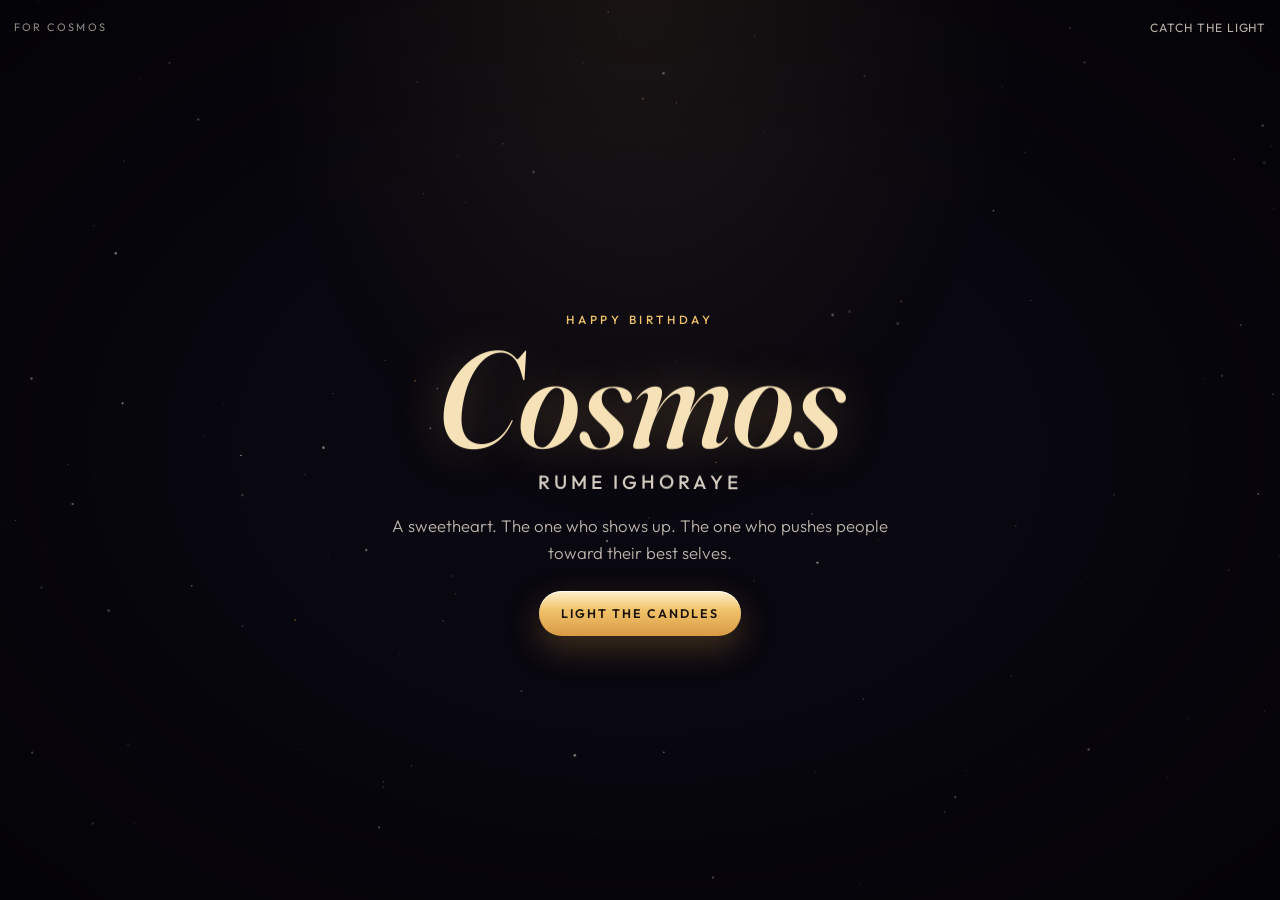
<file: index.html>
<!DOCTYPE html>
<html lang="en">
<head>
  <meta charset="UTF-8" />
  <meta name="viewport" content="width=device-width, initial-scale=1.0, viewport-fit=cover" />
  <meta name="theme-color" content="#09070f" />
  <title>Happy Birthday, Cosmos Rume Ighoraye</title>
  <link rel="preconnect" href="https://fonts.googleapis.com" />
  <link rel="preconnect" href="https://fonts.gstatic.com" crossorigin />
  <link href="https://fonts.googleapis.com/css2?family=Fraunces:ital,opsz,wght@0,9..144,500;0,9..144,620;1,9..144,500;1,9..144,620&family=Outfit:wght@300;400;500;600&display=swap" rel="stylesheet" />
  <link rel="stylesheet" href="styles.css" />
  <script src="song.js"></script>
</head>
<body>
  <canvas id="fx" aria-hidden="true"></canvas>
  <div class="vignette" aria-hidden="true"></div>

  <header id="topbar">
    <p>For Cosmos</p>
    <button id="skip" type="button">Catch the light</button>
  </header>
  <p id="live" class="sr-only" aria-live="polite"></p>

  <section id="scene-intro" class="scene">
    <p class="kicker">Happy birthday</p>
    <h1 aria-label="Cosmos Rume Ighoraye">
      <span class="line line-1" id="line1">Cosmos</span>
      <span class="line line-2" id="line2">Rume Ighoraye</span>
    </h1>
    <p class="dek">A sweetheart. The one who shows up. The one who pushes people toward their best selves.</p>
    <button id="begin" class="gold-btn" type="button">Light the candles</button>
  </section>

  <section id="scene-cake" class="scene" aria-label="Birthday cake">
    <div class="lights" aria-hidden="true">
      <i></i><i></i><i></i><i></i><i></i><i></i><i></i><i></i><i></i><i></i><i></i><i></i>
    </div>

    <div class="balloons" aria-hidden="true">
      <div class="balloon b1"><span>Show up</span></div>
      <div class="balloon b2"><span>Kind</span></div>
      <div class="balloon b3"><span>Steady</span></div>
      <div class="balloon b4"><span>Best</span></div>
    </div>

    <div class="cake-stage">
      <div class="cake">
        <div class="glow"></div>
        <div class="tier top">
          <div class="candles">
            <div class="candle" style="--x: 14%; --h: 78px; --tilt: -6deg"><div class="flame"></div><div class="wax"></div></div>
            <div class="candle" style="--x: 32%; --h: 98px; --tilt: 3deg"><div class="flame"></div><div class="wax"></div></div>
            <div class="candle" style="--x: 50%; --h: 86px; --tilt: -2deg"><div class="flame"></div><div class="wax"></div></div>
            <div class="candle" style="--x: 68%; --h: 108px; --tilt: 4deg"><div class="flame"></div><div class="wax"></div></div>
            <div class="candle" style="--x: 86%; --h: 74px; --tilt: -3deg"><div class="flame"></div><div class="wax"></div></div>
          </div>
          <div class="frost">
            <div class="drips"><span></span><span></span><span></span><span></span><span></span></div>
          </div>
        </div>
        <div class="tier mid">
          <div class="band"></div>
          <div class="sprinkles" aria-hidden="true"></div>
        </div>
        <div class="tier base">
          <div class="band cream"></div>
        </div>
        <div class="plate"></div>
      </div>
    </div>

    <div class="wish-ui">
      <button id="blow" type="button">
        <svg viewBox="0 0 72 72" aria-hidden="true">
          <circle class="ring-bg" cx="36" cy="36" r="30"></circle>
          <circle id="ring" cx="36" cy="36" r="30"></circle>
        </svg>
        <span>Hold to blow</span>
      </button>
      <p class="wish-note">Make a wish, Cosmos.</p>
    </div>

    <div id="wish-done" class="wish-done">
      <p>It’s out there</p>
      <h2>Happy birthday</h2>
    </div>
  </section>

  <section id="scene-letter" class="scene">
    <article class="letter">
      <p class="kicker rise">For the one who shows up</p>
      <h2 class="rise">Cosmos Rume Ighoraye</h2>
      <div class="rule rise"></div>
      <div class="letter-body rise">
        <p>There are people who are simply nice, and then there are people who walk into a room and somehow make everything feel a little lighter. You are one of those people.</p>
        <p>You have this way of showing up for people that is difficult to explain. You check in. You encourage. You push. You notice when someone is not doing their best and somehow find a way to remind them that they are capable of more, without ever making them feel like they are not enough.</p>
        <p>You genuinely want to see people win.</p>
        <p>You celebrate people's growth. You challenge people when they need to be challenged. You give your time, your words, your energy, and sometimes even your patience, because you believe people can become better than where they are right now.</p>
        <p>And somehow, you do all of this while still being you.</p>
        <p>I hope you never underestimate the impact you have had on the people around you. Some of the things you have said may have felt like ordinary conversations to you, but someone else may have carried those words for years. Some encouragement you gave casually may have been exactly what someone needed to keep going.</p>
        <p>But beyond everything I hope you know that you are deeply appreciated.</p>
        <p class="bless">May this new chapter of your life be one that surprises you in the best possible ways.</p>
        <p class="bless">May God go ahead of you into every room you enter, every opportunity you pursue, every decision you make, and every season you step into.</p>
        <p class="bless">May He give you wisdom beyond your years and discernment to know what to accept, what to reject, what to pursue, and what to walk away from.</p>
        <p class="bless">May you never have to force what God has already prepared for you.</p>
        <p class="bless">May the right people find you. May genuine friendships surround you. May you be connected to people who celebrate you without competing with you, correct you without tearing you down, and love you without conditions.</p>
        <p class="bless">May God protect your heart from disappointment that changes the way you love.</p>
        <p class="bless">May He protect your mind from unnecessary worry, comparison, fear, and the pressure to have everything figured out.</p>
        <p class="bless">Whenever you feel uncertain about the future, may you be reminded that your life is not behind schedule.</p>
        <p class="bless">May you never look at someone else's journey and begin to question your own.</p>
        <p class="bless">What is meant for you will find you in God's timing.</p>
        <p class="bless">May every dream you have carried quietly begin to take shape.</p>
        <p class="bless">May the ideas in your heart become realities.</p>
        <p class="bless">May your efforts produce results.</p>
        <p class="bless">May the doors you have been knocking on finally open.</p>
        <p class="bless">And when those doors open, may you have the wisdom to recognize them.</p>
        <p class="bless">May God bless the work of your hands.</p>
        <p class="bless">May He increase you financially, professionally, spiritually, and personally.</p>
        <p class="bless">May you never lack good people, good opportunities, good health, or the resources you need to fulfil your purpose.</p>
        <p class="bless">May there be provision in places where you currently see uncertainty.</p>
        <p class="bless">May there be clarity where there is confusion.</p>
        <p class="bless">May there be peace where there has been anxiety.</p>
        <p class="bless">May there be restoration where there has been disappointment.</p>
        <p class="bless">May there be joy that does not depend on circumstances.</p>
        <p class="bless">May God give you strength for the responsibilities that come with the next level of your life.</p>
        <p>Because we pray that you will not only enter bigger rooms, but that you will have the capacity to thrive in them.</p>
        <p class="bless">May you become everything God created you to be.</p>
        <p class="bless">May your life continue to speak for you even when you are not in the room.</p>
        <p class="bless">May the people you have helped become part of the testimony of your life.</p>
        <p class="bless">May you look back one day and realize that the little things you thought did not matter actually mattered more than you knew.</p>
        <p class="bless">May you have many reasons to laugh.</p>
        <p class="bless">May you have people who genuinely make you happy.</p>
        <p class="bless">May you experience love that feels safe, friendship that feels like home, and family moments that you will remember for years.</p>
        <p class="bless">May God keep you from relationships that drain you and lead you toward relationships that help you grow.</p>
        <p class="bless">May He give you the courage to leave anything that no longer serves His purpose for your life.</p>
        <p class="bless">May you never settle simply because something is available.</p>
        <p class="bless">May you have the patience to wait for what is right.</p>
        <p class="bless">And when you make mistakes, may you have the grace to forgive yourself, learn, grow, and keep moving.</p>
        <p class="bless">May this year bring you closer to God.</p>
        <p class="bless">May your faith become stronger.</p>
        <p class="bless">May your prayers become deeper.</p>
        <p class="bless">May you hear God's direction clearly and have the courage to follow it even when it does not make sense to everyone else.</p>
        <p class="bless">May God keep you humble when things are going well and keep you hopeful when things are difficult.</p>
        <p class="bless">May He preserve you.</p>
        <p class="bless">May He keep you from harm.</p>
        <p class="bless">May He protect you when you travel, when you work, when you rest, and when you are simply going about your everyday life.</p>
        <p class="bless">May His hand remain upon you.</p>
        <p class="bless">May His favour speak for you.</p>
        <p class="bless">May His mercy surround you.</p>
        <p class="bless">May His grace sustain you.</p>
        <p class="bless">And may you live long enough to see the fulfilment of the things you have prayed about, cried about, worked for, and believed for.</p>
        <p>Most importantly, may you never forget that your life is a gift.</p>
        <p>You are here for a reason.</p>
        <p>You are loved.</p>
        <p>You are needed.</p>
        <p>You are making an impact, even in ways you may not see yet.</p>
        <p>And I pray that the years ahead will make that even clearer to you.</p>
        <p class="bless">May this be the beginning of one of the most beautiful seasons of your life.</p>
        <p class="bless">May you have stories you cannot wait to tell.</p>
        <p class="bless">May you have testimonies that leave you speechless.</p>
        <p class="bless">May you have blessings that make you say, <em>“God, I couldn't have planned this better.”</em></p>
        <p>And when you get to those places you've been praying for, I hope you remember everyone who stood with you along the way.</p>
        <p class="birthday-line">Happy birthday, <strong>Cosmos Rume Ighoraye.</strong></p>
        <p class="keep">Keep being the person who shows up.</p>
        <p class="keep">Keep lifting people.</p>
        <p class="keep">Keep laughing.</p>
        <p class="keep">Keep loving.</p>
        <p class="keep">Keep growing.</p>
        <p class="keep">And please, never stop being you.</p>
        <p class="sign">From the people you keep lifting. ♥</p>
      </div>
      <button id="openReel" class="gold-btn rise" type="button">See the pictures</button>
    </article>
  </section>

  <section id="scene-reel" class="scene" aria-label="Pictures and video of Rume">
    <div class="film" id="film" tabindex="0">
      <div class="track" id="track"></div>
    </div>
    <div class="reel-actions">
      <button id="catchLight" class="gold-btn" type="button">Catch the light</button>
      <button id="reelBack" class="text-btn" type="button">Back to the candles</button>
    </div>
  </section>

  <section id="scene-light" class="scene" aria-label="Catch the light">
    <canvas id="playfield"></canvas>
    <div class="light-hud" id="lightHud" hidden>
      <div>
        <span>Good tidings</span>
        <strong id="hudScore">0</strong>
      </div>
      <div>
        <span>Lives</span>
        <strong id="hudLives" aria-label="3 lives"><em></em><em></em><em></em></strong>
      </div>
    </div>
    <div id="lightTitle" class="light-card">
      <p class="kicker">For Rume</p>
      <h2>Catch the light</h2>
      <p>You have 3 lives. Catch as many good tidings as you can. Leave the dark alone.</p>
      <button id="startLight" class="gold-btn" type="button">Play</button>
    </div>
    <div id="lightOver" class="light-card" hidden>
      <p class="kicker">Good tidings</p>
      <p class="light-score" id="overScore">0</p>
      <p>Next is the slice game.</p>
      <button id="goSlice" class="gold-btn" type="button">Slice it</button>
      <button id="replayLight" class="text-btn" type="button">Play again</button>
    </div>
  </section>

  <div id="lightbox" hidden>
    <button id="lightboxClose" type="button" class="text-btn">Close</button>
    <img id="lightboxImg" alt="">
  </div>

  <script src="https://cdn.jsdelivr.net/npm/gsap@3.12.7/dist/gsap.min.js"></script>
  <script src="game.js"></script>
  <script src="app.js"></script>
</body>
</html>
</file>
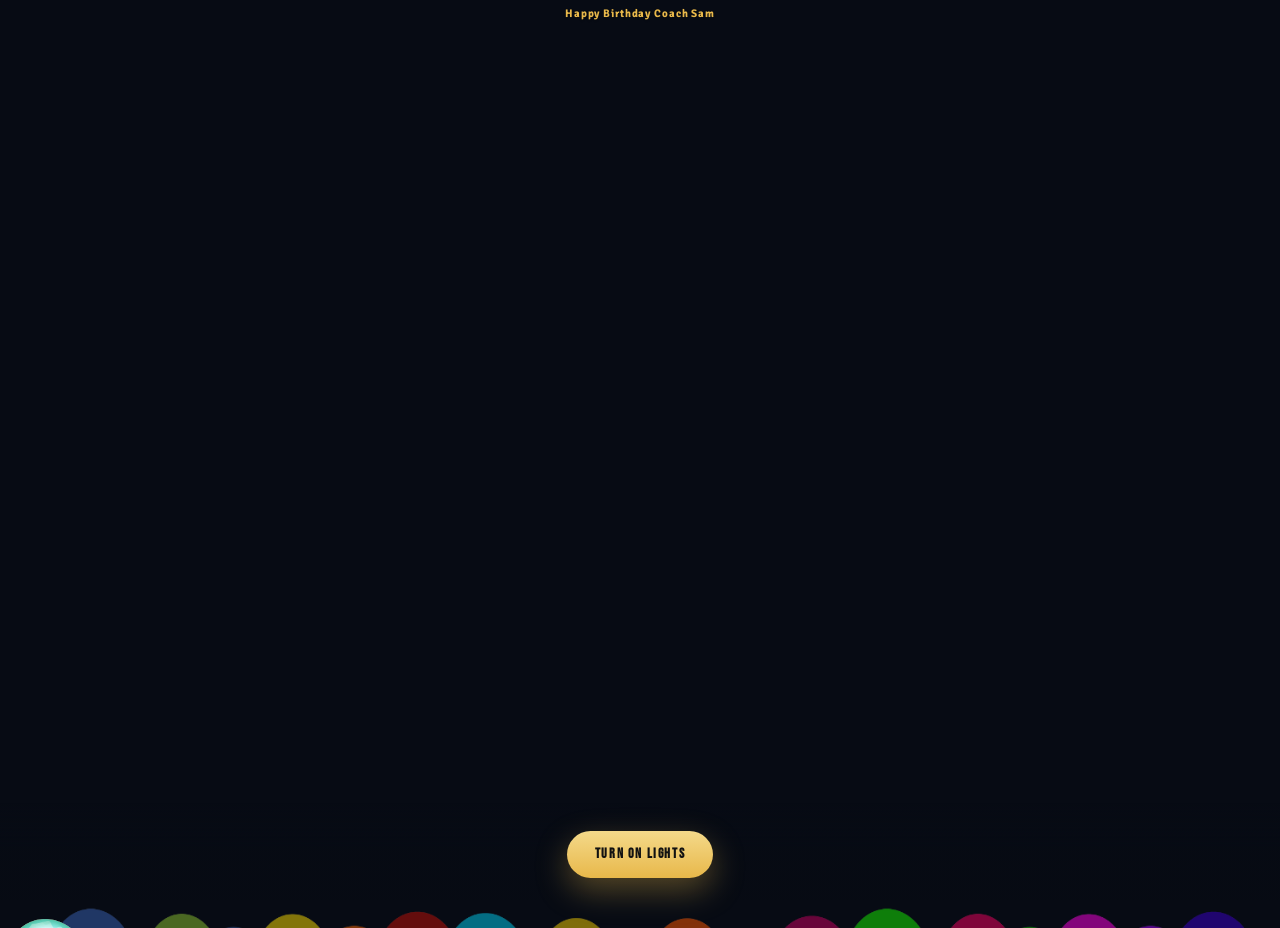
<file: coach/index.html>
<!DOCTYPE html>
<html lang="en">
<head>
  <meta charset="UTF-8" />
  <meta name="viewport" content="width=device-width, initial-scale=1.0, maximum-scale=1.0, user-scalable=0">
  <title>Happy Birthday Coach Sam</title>
  <link rel="stylesheet" href="https://maxcdn.bootstrapcdn.com/bootstrap/3.3.1/css/bootstrap.min.css">
  <link rel="stylesheet" href="stylesheet.css">
  <link rel="stylesheet" href="loading.css">
  <link href="https://fonts.googleapis.com/css2?family=Bebas+Neue&family=Instrument+Sans:ital,wght@0,400;0,500;0,600;1,400&family=Signika:wght@600;700&display=swap" rel="stylesheet">
  <style>
    :root {
      --gold: #e8b84a;
      --gold-soft: #f4d98a;
      --ink: #070b14;
    }

    body {
      background: #070b14 !important;
      overflow-x: hidden;
    }

    body.peach,
    body.peach-after {
      background-color: #1a2435 !important;
      background-image:
        radial-gradient(ellipse at top, rgba(255, 180, 90, 0.35), transparent 55%),
        linear-gradient(180deg, #2a1f18 0%, #1a2435 100%) !important;
      animation: none !important;
    }

    .container {
      display: none;
      padding-bottom: 140px;
      min-height: 100vh;
    }

    .stage-wrap {
      position: relative;
      z-index: 5;
      padding-top: 10px;
    }

    /* Keep balloons BELOW letter overlay, ABOVE background */
    .balloons {
      z-index: 40 !important;
    }

    .balloon-border {
      z-index: 30;
    }

    /* Cake needs room above the fixed button */
    .cake-cover {
      margin-top: 30px;
      margin-bottom: 40px;
      min-height: 320px;
      position: relative;
      z-index: 20;
    }

    .cake {
      position: relative !important;
      left: auto !important;
      margin: 20px auto 0 !important;
      display: none;
    }

    .bannar {
      position: relative;
      z-index: 15;
      max-width: 90%;
    }

    .birthday-marquee {
      position: relative;
      z-index: 25;
      font-family: 'Bebas Neue', sans-serif;
      font-size: clamp(1.2rem, 4vw, 1.8rem);
      letter-spacing: 0.12em;
      color: var(--gold);
      text-align: center;
      padding: 8px 12px;
      text-shadow: 0 2px 12px rgba(0,0,0,0.4);
    }

    /* Bottom CTA — never covers cake */
    .control-bar {
      position: fixed;
      left: 0;
      right: 0;
      bottom: 0;
      z-index: 50;
      background: linear-gradient(to top, rgba(7,11,20,0.96) 55%, transparent);
      border: none;
      min-height: 0;
      padding: 28px 16px 22px;
      margin: 0;
    }

    .cta-btn,
    .btn-primary {
      border: none !important;
      border-radius: 999px !important;
      padding: 14px 28px !important;
      font-family: 'Bebas Neue', sans-serif !important;
      font-size: 1.35rem !important;
      letter-spacing: 0.12em !important;
      text-transform: none !important;
      color: #111 !important;
      background: linear-gradient(180deg, var(--gold-soft), var(--gold)) !important;
      box-shadow: 0 12px 32px rgba(232, 184, 74, 0.35) !important;
    }

    .cta-btn:hover,
    .btn-primary:hover,
    .btn-primary:focus,
    .btn-primary:active {
      background: var(--gold-soft) !important;
      color: #111 !important;
      border: none !important;
    }

    #play, #bannar_coming, #balloons_flying, #cake_fadein,
    #light_candle, #wish_message, #story, #nextButton {
      display: none;
    }

    /* Hide old in-flow message — we use full-screen letter instead */
    .message { display: none !important; }

    /* FULL SCREEN LETTER — balloons cannot sit on this */
    #letterOverlay {
      position: fixed;
      inset: 0;
      z-index: 99999;
      background:
        radial-gradient(ellipse 90% 55% at 50% -10%, rgba(232, 184, 74, 0.22), transparent 55%),
        radial-gradient(ellipse 50% 40% at 100% 100%, rgba(40, 100, 160, 0.22), transparent 50%),
        #070b14;
      overflow-y: auto;
      opacity: 0;
      visibility: hidden;
      transform: translateY(20px);
      transition: opacity 0.7s ease, transform 0.7s ease, visibility 0.7s;
      padding: 3rem 1.25rem 3rem;
    }

    #letterOverlay.is-open {
      opacity: 1;
      visibility: visible;
      transform: translateY(0);
    }

    .letter-panel {
      width: min(620px, 100%);
      margin: 6vh auto 0;
    }

    .letter-panel .eyebrow {
      text-align: center;
      font-size: 0.75rem;
      letter-spacing: 0.28em;
      text-transform: uppercase;
      color: rgba(232, 184, 74, 0.9);
      margin-bottom: 0.85rem;
      font-family: 'Instrument Sans', sans-serif;
    }

    .letter-panel h1 {
      font-family: 'Bebas Neue', sans-serif;
      font-size: clamp(3.8rem, 15vw, 7rem);
      letter-spacing: 0.05em;
      line-height: 0.88;
      text-align: center;
      color: var(--gold);
      margin: 0 0 0.5rem;
      text-shadow: 0 0 70px rgba(232, 184, 74, 0.3);
    }

    .letter-panel .sub {
      text-align: center;
      letter-spacing: 0.14em;
      text-transform: uppercase;
      color: rgba(255,255,255,0.7);
      margin-bottom: 1.75rem;
      font-family: 'Instrument Sans', sans-serif;
    }

    .letter-panel .rule {
      width: 64px;
      height: 2px;
      margin: 0 auto 1.75rem;
      background: linear-gradient(90deg, transparent, var(--gold), transparent);
    }

    .letter-panel p {
      font-family: 'Instrument Sans', sans-serif;
      font-size: 1.08rem;
      line-height: 1.8;
      color: rgba(255,255,255,0.88);
      margin-bottom: 1.15rem;
      text-align: left;
      width: 100%;
      font-style: normal;
      font-weight: 400;
    }

    .letter-panel .sign {
      text-align: right;
      color: var(--gold);
      font-family: Georgia, serif;
      font-style: italic;
      margin-top: 1.75rem;
      font-size: 1.2rem;
    }

    .letter-panel .verse {
      margin: 1.75rem 0;
      padding: 1.25rem 1.35rem;
      border-left: 3px solid var(--gold);
      background: rgba(232, 184, 74, 0.08);
      color: rgba(255, 255, 255, 0.92);
      font-family: Georgia, serif;
      font-style: italic;
      font-size: 1.05rem;
      line-height: 1.7;
    }

    .letter-panel .verse span {
      display: block;
      margin-top: 0.75rem;
      font-style: normal;
      font-size: 0.85rem;
      letter-spacing: 0.08em;
      text-transform: uppercase;
      color: var(--gold);
      font-family: 'Instrument Sans', sans-serif;
    }

    .letter-panel .next {
      display: block;
      width: fit-content;
      margin: 2.5rem auto 1rem;
      text-decoration: none;
      font-family: 'Bebas Neue', sans-serif;
      font-size: 1.35rem;
      letter-spacing: 0.12em;
      padding: 1rem 2.2rem;
      border-radius: 999px;
      color: #111;
      background: linear-gradient(180deg, var(--gold-soft), var(--gold));
      box-shadow: 0 12px 32px rgba(232, 184, 74, 0.35);
    }

    /* Cake CSS (from original) */
    .cake {
      width: 300px;
      height: 300px;
    }
    .cake:after {
      background: #ffffff;
      border-radius: 300px;
      content: "";
      position: absolute;
      bottom: 0;
      left: 0;
      width: 300px;
      height: 6px;
    }
    .velas {
      background: #ffffff;
      border-radius: 100%;
      position: absolute;
      top: 50%;
      left: 50%;
      margin-left: -7.5px;
      margin-top: -25px;
      width: 15px;
      height: 50px;
    }
    .velas:after, .velas:before {
      background: rgba(255, 0, 0, 0.4);
      content: "";
      position: absolute;
      width: 100%;
      height: 6.66666667px;
    }
    .velas:after { top: 25%; left: 0; }
    .velas:before { top: 45%; left: 0; }
    .fuego {
      display: none;
      border-radius: 100%;
      box-shadow: 0 0 40px 10px rgba(248, 233, 209, 0.2);
      position: absolute;
      top: -12px;
      left: 50%;
      margin-left: -10px;
      width: 20px;
      height: 37.5px;
    }
    .fuego:nth-child(1) { animation: fuego 2s infinite; }
    .fuego:nth-child(2) { animation: fuego 1.5s infinite; }
    .fuego:nth-child(3) { animation: fuego 1s infinite; }
    .fuego:nth-child(4) { animation: fuego 0.5s infinite; }
    .fuego:nth-child(5) { animation: fuego 0.2s infinite; }
    @keyframes fuego {
      0% { background: rgba(254, 248, 97, 0.5); transform: translateY(0) scale(1); }
      50% { background: rgba(255, 50, 0, 0.1); transform: translateY(-60px) scale(0); }
      100% { background: rgba(254, 248, 97, 0.5); transform: translateY(0) scale(1); }
    }
    .cobertura {
      background: #ece7e3;
      border-radius: 150px;
      position: absolute;
      top: 60%;
      left: 50%;
      margin-left: -83.33333333px;
      margin-top: -15px;
      width: 166.66666667px;
      height: 37.5px;
      z-index: 10;
    }
    .cobertura:after, .cobertura:before {
      background: #ece7e3;
      border-radius: 300px;
      content: "";
      position: absolute;
      width: 15px;
      height: 30px;
    }
    .cobertura:after { top: 20px; right: 42.85714286px; }
    .cobertura:before { top: 30px; right: 27.27272727px; }
    .bizcocho {
      background: #6d3826;
      position: absolute;
      bottom: 0;
      left: 50%;
      margin-left: -75px;
      width: 150px;
      height: 100px;
    }
    .bizcocho:after, .bizcocho:before {
      background: rgba(236, 231, 227, 0.6);
      content: "";
      position: absolute;
      width: 100%;
      height: 15px;
    }
    .bizcocho:after { top: 30%; left: 0; }
    .bizcocho:before { top: 60%; left: 0; }

    .balloons h4 {
      display: block !important;
      font-family: 'Signika', sans-serif !important;
      font-size: 15px !important;
      font-weight: 700 !important;
      line-height: 1.05 !important;
      margin: 46px 4px 0 !important;
      color: #ffffff !important;
      text-transform: uppercase;
      letter-spacing: 0.01em;
      -webkit-text-stroke: 1px rgba(0, 0, 0, 0.65);
      text-shadow:
        -1px -1px 0 #000,
        1px -1px 0 #000,
        -1px 1px 0 #000,
        1px 1px 0 #000,
        0 2px 6px rgba(0, 0, 0, 0.9);
    }

    #b2 h4, #b22 h4 {
      font-size: 12px !important;
    }

    @media (max-width: 640px) {
      .cake-cover { min-height: 240px; margin-top: 10px; }
      .cake { transform: scale(0.65); transform-origin: center top; }
      .container { padding-bottom: 170px; }
      .bulb-holder { height: 56px; }
      .bulb { width: 36px; height: 36px; background-size: 36px 36px; }
      .cta-btn, .btn-primary {
        width: 92% !important;
        max-width: 320px;
        font-size: 1.15rem !important;
        padding: 12px 18px !important;
      }
      .letter-panel { margin-top: 3vh; }
      .letter-panel h1 { font-size: clamp(3rem, 18vw, 4.5rem); }
      .letter-panel p { font-size: 0.98rem; }
      .birthday-marquee { font-size: 1.1rem; }
      .balloons {
        width: 72px !important;
        height: 132px !important;
        background-size: 72px 132px !important;
      }
      .balloons h4 {
        font-size: 11px !important;
        margin-top: 34px !important;
      }
      #b2 h4, #b22 h4 { font-size: 9px !important; }
    }
  </style>
</head>
<body>
  <div class="loading"></div>

  <audio class="song" controls loop>
    <source src="hbd.mp3">
  </audio>

  <!-- YOUR balloons -->
  <div class="balloons text-center" id="b1"><h4>Happy</h4></div>
  <div class="balloons text-center" id="b2"><h4>Birthday</h4></div>
  <div class="balloons text-center" id="b3"><h4>Coach</h4></div>
  <div class="balloons text-center" id="b4"><h4>Sam</h4></div>
  <div class="balloons text-center" id="b5"><h4>The</h4></div>
  <div class="balloons text-center" id="b6"><h4>Goat</h4></div>
  <div class="balloons text-center" id="b7"><h4>!</h4></div>

  <div id="colormarq" class="birthday-marquee">Happy Birthday Coach Sam</div>
  <img src="Balloon-Border.png" width="100%" class="balloon-border" alt="">

  <div class="container">
    <div class="stage-wrap">
      <!-- YOUR lights -->
      <div class="row">
        <div class="col-md-2 col-xs-2 bulb-holder"><div class="bulb" id="bulb_yellow"></div></div>
        <div class="col-md-2 col-xs-2 bulb-holder"><div class="bulb" id="bulb_red"></div></div>
        <div class="col-md-2 col-xs-2 bulb-holder"><div class="bulb" id="bulb_blue"></div></div>
        <div class="col-md-2 col-xs-2 bulb-holder"><div class="bulb" id="bulb_green"></div></div>
        <div class="col-md-2 col-xs-2 bulb-holder"><div class="bulb" id="bulb_pink"></div></div>
        <div class="col-md-2 col-xs-2 bulb-holder"><div class="bulb" id="bulb_orange"></div></div>
      </div>

      <div class="row">
        <div class="col-md-12 text-center">
          <img src="banner.png" class="bannar" alt="Happy Birthday">
        </div>
      </div>

      <!-- Cake ABOVE the button area -->
      <div class="row cake-cover">
        <div class="col-md-12 text-center">
          <div class="cake">
            <div class="velas">
              <div class="fuego"></div>
              <div class="fuego"></div>
              <div class="fuego"></div>
              <div class="fuego"></div>
              <div class="fuego"></div>
            </div>
            <div class="cobertura"></div>
            <div class="bizcocho"></div>
          </div>
        </div>
      </div>
    </div>

    <div class="navbar navbar-fixed-bottom control-bar">
      <div class="row">
        <div class="col-md-8 text-center col-md-offset-2 col-xs-12">
          <button class="btn btn-primary cta-btn" id="turn_on">Turn On Lights</button>
          <button class="btn btn-primary cta-btn" id="play">Play Birthday Song</button>
          <button class="btn btn-primary cta-btn" id="bannar_coming">Let's Decorate</button>
          <button class="btn btn-primary cta-btn" id="balloons_flying">Fly With Balloons</button>
          <button class="btn btn-primary cta-btn" id="cake_fadein">Most Delicious Cake Ever</button>
          <button class="btn btn-primary cta-btn" id="light_candle">Light Candle</button>
          <button class="btn btn-primary cta-btn" id="wish_message">Happy Birthday Coach Sam</button>
          <button class="btn btn-primary cta-btn" id="story">A message for you</button>
        </div>
      </div>
    </div>
  </div>

  <!-- Letter on its own full-screen layer — balloons never touch this -->
  <div id="letterOverlay" aria-hidden="true">
    <div class="letter-panel">
      <p class="eyebrow">A letter for you</p>
      <h1>COACH SAM</h1>
      <p class="sub">Happy Birthday, Boss</p>
      <div class="rule"></div>

      <p>Hi Coach,</p>
      <p>Good afternoon/evening, whenever you see this. Happy birthday, boss.</p>
      <p>I know we just met, and honestly, we might not know each other all that well yet. But I am so grateful for the gift of you. You have no idea how much you've impacted my life in just these few months.</p>
      <p>I was talking to my brother the other day, and he asked me what's one thing I've really learned in the last two months. The first thing that came out of my mouth was consistency, discipline, and being a man of my word. And I can say with my whole chest that I learned that from you.</p>
      <p>I honestly don't know how one person can be so calm, so patient, so kind, and so steady all at once. Every single time. No matter what. You make it look easy, and I know it isn't.</p>
      <p>But more than anything, thank you for helping me start to love my body. That's something I've struggled with for God knows how long, and for the first time, I actually don't feel bad about the way I look. I don't think you'll ever fully understand what that means to me, but I need you to know it's one of the greatest gifts anyone has ever given me. You didn't just train me. You gave me a piece of myself back.</p>
      <p>Thank you for every single thing. For showing up the way you do, for the patience you don't get thanked enough for, for the quiet consistency that's rubbing off on me whether I notice it in the moment or not.</p>
      <p>So today, I pray for you the way you've shown up for me and for everyone around you.</p>
      <p>I pray that the same grace, patience, and care you pour into people finds its way back to you tenfold. I pray that in your moments of need, God shows up for you the way you show up for others, without hesitation and without fail. I pray that every seed you've planted in someone else's life — every ounce of patience, every word of encouragement, every quiet act of showing up — comes back to you multiplied, in ways you don't even see coming.</p>
      <p>I pray for your strength when you're tired and nobody knows it. I pray for your peace when the weight of holding everyone else together gets heavy. I pray that your joy is full, that your health is strong, and that your path ahead is lighter than you expect it to be. I pray that you never have to carry alone what you so freely help others carry.</p>
      <p class="verse">"Trust in the Lord with all thine heart; and lean not unto thine own understanding. In all thy ways acknowledge him, and he shall direct thy paths."<br><span>Proverbs 3:5-6</span></p>
      <p>I pray that verse over you, Coach, that every path you walk is directed, every effort you pour out is honored, and every hope you carry is met. You get every single thing you've ever hoped for, and then some.</p>
      <p>Happy birthday, Coach. Thank you for being exactly who you are.</p>
      <p class="sign">Amen.</p>
      <p class="sign">With love,<br>Your favorite student</p>

      <a class="next" href="memories.html">Next: Workout</a>
    </div>
  </div>

  <script src="https://ajax.googleapis.com/ajax/libs/jquery/1.11.2/jquery.min.js"></script>
  <script src="https://maxcdn.bootstrapcdn.com/bootstrap/3.3.1/js/bootstrap.min.js"></script>
  <script src="effect.js"></script>
</body>
</html>
</file>
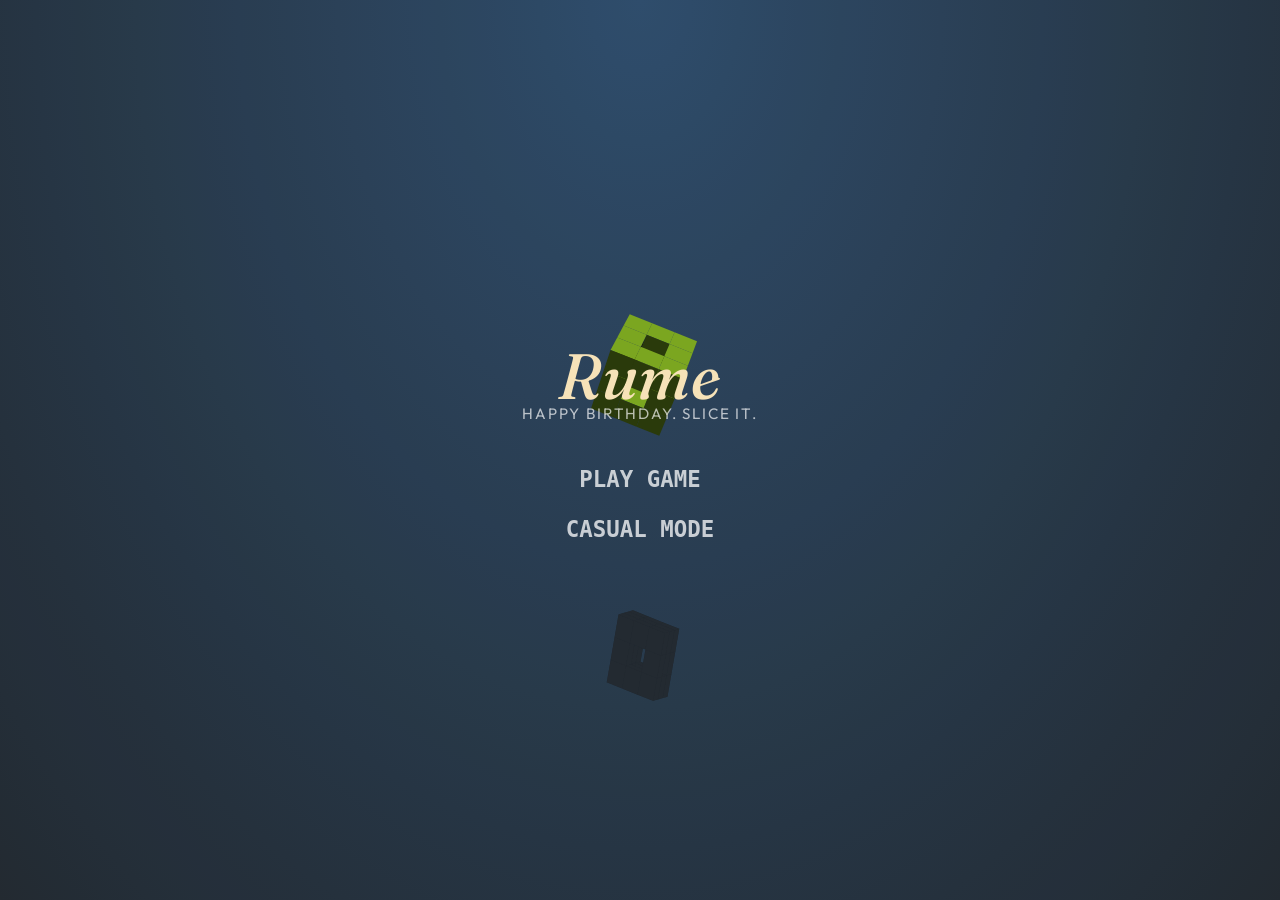
<file: rume.html>
<!DOCTYPE html>
<html lang="en">

<head>
    <meta charset="UTF-8">
    <meta name="viewport" content="width=device-width, initial-scale=1.0, viewport-fit=cover">
    <title>Rume</title>
    <link rel="preconnect" href="https://fonts.googleapis.com">
    <link rel="preconnect" href="https://fonts.gstatic.com" crossorigin>
    <link href="https://fonts.googleapis.com/css2?family=Fraunces:ital,opsz,wght@1,9..144,500&family=Outfit:wght@400;500&display=swap" rel="stylesheet">
    <style>
        body {
            margin: 0;
            background-color: #000;
            background-image: radial-gradient(ellipse at top, #335476 0.0%, #31506e 11.1%, #304b67 22.2%, #2f4760 33.3%, #2d4359 44.4%, #2c3f51 55.6%, #2a3a4a 66.7%, #293643 77.8%, #28323d 88.9%, #262e36 100.0%);
            height: 100vh;
            overflow: hidden;

            font-family: monospace;
            font-weight: bold;
            letter-spacing: 0.06em;
            color: rgba(255, 255, 255, 0.75);
        }

        #c {
            display: block;
            touch-action: none;
            transform: translateZ(0);
        }


        /*/////////////////////
//        HUD        //
/////////////////////*/


        .hud__score,
        .pause-btn {
            position: fixed;
            font-size: calc(14px + 2vw + 1vh);
        }

        .hud__score {
            top: 0.65em;
            left: 0.65em;
            pointer-events: none;
            user-select: none;
        }

        .cube-count-lbl {
            font-size: 0.46em;
        }

        .pause-btn {
            position: fixed;
            top: 0;
            right: 0;
            padding: 0.8em 0.65em;
        }

        .pause-btn>div {
            position: relative;
            width: 0.8em;
            height: 0.8em;
            opacity: 0.75;
        }

        .pause-btn>div::before,
        .pause-btn>div::after {
            content: '';
            display: block;
            width: 34%;
            height: 100%;
            position: absolute;
            background-color: #fff;
        }

        .pause-btn>div::after {
            right: 0;
        }

        .slowmo {
            position: fixed;
            bottom: 0;
            width: 100%;
            pointer-events: none;
            opacity: 0;
            transition: opacity 0.4s;
            will-change: opacity;
        }

        .slowmo::before {
            content: 'SLOW-MO';
            display: block;
            font-size: calc(8px + 1vw + 0.5vh);
            margin-left: 0.5em;
            margin-bottom: 8px;
        }

        .slowmo::after {
            content: '';
            display: block;
            position: fixed;
            bottom: 0;
            width: 100%;
            height: 1.5vh;
            background-color: rgba(0, 0, 0, 0.25);
            z-index: -1;
        }

        .slowmo__bar {
            height: 1.5vh;
            background-color: rgba(255, 255, 255, 0.75);
            transform-origin: 0 0;
        }



        /*/////////////////////
//       MENUS       //
/////////////////////*/

        .menus::before {
            content: '';
            pointer-events: none;
            position: fixed;
            top: 0;
            right: 0;
            bottom: 0;
            left: 0;
            background-color: #000;
            opacity: 0;
            transition: opacity 0.2s;
            transition-timing-function: ease-in;
        }

        .menus.has-active::before {
            opacity: 0.08;
            transition-duration: 0.4s;
            transition-timing-function: ease-out;
        }

        .menus.interactive-mode::before {
            opacity: 0.02;
        }



        /* Menu containers */
        .menu {
            pointer-events: none;
            position: fixed;
            top: 0;
            right: 0;
            bottom: 0;
            left: 0;
            display: flex;
            flex-direction: column;
            justify-content: center;
            align-items: center;
            user-select: none;
            text-align: center;
            color: rgba(255, 255, 255, 0.9);
            opacity: 0;
            visibility: hidden;
            transform: translateY(30px);
            transition-property: opacity, visibility, transform;
            transition-duration: 0.2s;
            transition-timing-function: ease-in;
        }

        .menu.active {
            opacity: 1;
            visibility: visible;
            transform: translateY(0);
            transition-duration: 0.4s;
            transition-timing-function: ease-out;
        }

        .menus.interactive-mode .menu.active {
            opacity: 0.6;
        }

        .menus:not(.interactive-mode) .menu.active>* {
            pointer-events: auto;
        }


        /* Common menu elements */

        h1 {
            font-size: 4rem;
            line-height: 0.95;
            text-align: center;
            font-weight: bold;
            margin: 0 0.65em 1em;
        }

        h2 {
            font-size: 1.2rem;
            line-height: 1;
            text-align: center;
            font-weight: bold;
            margin: -1em 0.65em 1em;
        }

        .final-score-lbl {
            font-size: 5rem;
            margin: -0.2em 0 0;
        }

        .high-score-lbl {
            font-size: 1.2rem;
            margin: 0 0 2.5em;
        }

        button {
            display: block;
            position: relative;
            width: 200px;
            padding: 12px 20px;
            background: transparent;
            border: none;
            outline: none;
            user-select: none;
            font-family: monospace;
            font-weight: bold;
            font-size: 1.4rem;
            color: #fff;
            opacity: 0.75;
            transition: opacity 0.3s;
        }

        button::before {
            content: '';
            position: absolute;
            top: 0;
            right: 0;
            bottom: 0;
            left: 0;
            background-color: rgba(255, 255, 255, 0.15);
            transform: scale(0, 0);
            opacity: 0;
            transition: opacity 0.3s, transform 0.3s;
        }

        /* No `:focus` styles because this is a mouse/touch game! */
        button:active {
            opacity: 1;
        }

        button:active::before {
            transform: scale(1, 1);
            opacity: 1;
        }

        .credits {
            position: fixed;
            width: 100%;
            left: 0;
            bottom: 20px;
        }

        a {
            color: white;
        }

        /* Only enable hover state on large screens */
        @media (min-width: 1025px) {
            button:hover {
                opacity: 1;
            }

            button:hover::before {
                transform: scale(1, 1);
                opacity: 1;
            }
        }

        .menu--main .menu-sub {
            font-size: 1rem;
            opacity: 0.75;
            margin: -2.5em 0 2em;
            font-weight: normal;
            letter-spacing: 0.12em;
        }

        h1 {
            font-family: "Fraunces", Georgia, serif;
            font-weight: 500;
            font-style: italic;
            color: #f6e2b8;
        }

        .menu-sub {
            font-family: "Outfit", sans-serif;
            letter-spacing: 0.18em;
            text-transform: uppercase;
        }

        .menu--score .complete-note {
            max-width: 22rem;
            margin: -1em 0 1.8em;
            opacity: 0.8;
            font-size: 0.95rem;
            font-weight: normal;
            letter-spacing: 0.04em;
            line-height: 1.45;
        }

        body {
            height: 100dvh;
        }

        h1 {
            font-size: clamp(2.6rem, 14vw, 4rem);
            margin: 0 0.35em 0.55em;
            padding: 0 0.4rem;
        }

        h2 {
            font-size: clamp(1rem, 4vw, 1.2rem);
            padding: 0 1rem;
        }

        .final-score-lbl {
            font-size: clamp(2.8rem, 16vw, 5rem);
        }

        .menu {
            padding:
                max(1rem, env(safe-area-inset-top))
                max(1rem, env(safe-area-inset-right))
                max(1rem, env(safe-area-inset-bottom))
                max(1rem, env(safe-area-inset-left));
            overflow: auto;
        }

        .menu-sub {
            font-size: clamp(0.68rem, 3vw, 0.95rem) !important;
            padding: 0 1rem;
            max-width: 92vw;
        }

        button {
            width: min(220px, 82vw);
            font-size: clamp(1rem, 4.4vw, 1.4rem);
            min-height: 44px;
        }

        .hud__score {
            top: max(0.65em, env(safe-area-inset-top));
            left: max(0.65em, env(safe-area-inset-left));
            max-width: 70vw;
        }

        .pause-btn {
            top: env(safe-area-inset-top);
            right: env(safe-area-inset-right);
        }

        .menu--score a {
            display: inline-block;
            margin-bottom: env(safe-area-inset-bottom);
            padding: 0.4rem 0.6rem;
        }

        @media (max-height: 520px) {
            h1 { font-size: clamp(2rem, 10vh, 3rem); margin-bottom: 0.3em; }
            .menu--main .menu-sub { margin: -0.2em 0 0.7em; }
            .high-score-lbl { margin-bottom: 0.8em; }
        }
    </style>
</head>

<body>

    <canvas id="c"></canvas>

    <!-- Gameplay HUD -->
    <div class="hud">
        <div class="hud__score">
            <div class="score-lbl"></div>
            <div class="cube-count-lbl"></div>
        </div>
        <div class="pause-btn">
            <div></div>
        </div>
        <div class="slowmo">
            <div class="slowmo__bar"></div>
        </div>
    </div>

    <!-- Menu System -->
    <div class="menus">
        <div class="menu menu--main">
            <h1>Rume</h1>
            <p class="menu-sub">Happy birthday. Slice it.</p>
            <button type="button" class="play-normal-btn">PLAY GAME</button>
            <button type="button" class="play-casual-btn">CASUAL MODE</button>
        </div>
        <div class="menu menu--pause">
            <h1>Paused</h1>
            <button type="button" class="resume-btn">RESUME GAME</button>
            <button type="button" class="menu-btn--pause">MAIN MENU</button>
        </div>
        <div class="menu menu--score">
            <h1>Game Over</h1>
            <h2>Your Score:</h2>
            <div class="final-score-lbl"></div>
            <div class="high-score-lbl"></div>
            <button type="button" class="play-again-btn">PLAY AGAIN</button>
            <button type="button" class="menu-btn--score">MAIN MENU</button>
            <a href="index.html" style="color:#ffe08a;margin-top:1.2em;text-decoration:none;letter-spacing:0.08em;">BACK TO THE CANDLES</a>
        </div>
    </div>
    <script>
        // globalConfig.js
        // ============================================================================
        // ============================================================================

        // Provides global variables used by the entire program.
        // Most of this should be configuration.

        // Timing multiplier for entire game engine.
        let gameSpeed = 1;

        // Colors
        const BLUE = { r: 0x67, g: 0xd7, b: 0xf0 };
        const GREEN = { r: 0xa6, g: 0xe0, b: 0x2c };
        const PINK = { r: 0xfa, g: 0x24, b: 0x73 };
        const ORANGE = { r: 0xfe, g: 0x95, b: 0x22 };
        const allColors = [BLUE, GREEN, PINK, ORANGE];

        // Gameplay
        const getSpawnDelay = () => {
            const spawnDelayMax = 1400;
            const spawnDelayMin = 550;
            const spawnDelay = spawnDelayMax - state.game.cubeCount * 3.1;
            return Math.max(spawnDelay, spawnDelayMin);
        }
        const doubleStrongEnableScore = 2000;
        // Number of cubes that must be smashed before activating a feature.
        const slowmoThreshold = 10;
        const strongThreshold = 25;
        const spinnerThreshold = 25;

        // Interaction state
        let pointerIsDown = false;
        // The last known position of the primary pointer in screen coordinates.`
        let pointerScreen = { x: 0, y: 0 };
        // Same as `pointerScreen`, but converted to scene coordinates in rAF.
        let pointerScene = { x: 0, y: 0 };
        // Minimum speed of pointer before "hits" are counted.
        const minPointerSpeed = 60;
        // The hit speed affects the direction the target post-hit. This number dampens that force.
        const hitDampening = 0.1;
        // Backboard receives shadows and is the farthest negative Z position of entities.
        const backboardZ = -400;
        const shadowColor = '#262e36';
        // How much air drag is applied to standard objects
        const airDrag = 0.022;
        const gravity = 0.3;
        // Spark config
        const sparkColor = 'rgba(170,221,255,.9)';
        const sparkThickness = 2.2;
        const airDragSpark = 0.1;
        // Track pointer positions to show trail
        const touchTrailColor = 'rgba(170,221,255,.62)';
        const touchTrailThickness = 7;
        const touchPointLife = 120;
        const touchPoints = [];
        // Size of in-game targets. This affects rendered size and hit area.
        const targetRadius = 40;
        const targetHitRadius = 50;
        const makeTargetGlueColor = target => {
            // const alpha = (target.health - 1) / (target.maxHealth - 1);
            // return `rgba(170,221,255,${alpha.toFixed(3)})`;
            return 'rgb(170,221,255)';
        };
        // Size of target fragments
        const fragRadius = targetRadius / 3;



        // Game canvas element needed in setup.js and interaction.js
        const canvas = document.querySelector('#c');

        // 3D camera config
        // Affects perspective
        const cameraDistance = 900;
        // Does not affect perspective
        const sceneScale = 1;
        // Objects that get too close to the camera will be faded out to transparent over this range.
        // const cameraFadeStartZ = 0.8*cameraDistance - 6*targetRadius;
        const cameraFadeStartZ = 0.45 * cameraDistance;
        const cameraFadeEndZ = 0.65 * cameraDistance;
        const cameraFadeRange = cameraFadeEndZ - cameraFadeStartZ;

        // Globals used to accumlate all vertices/polygons in each frame
        const allVertices = [];
        const allPolys = [];
        const allShadowVertices = [];
        const allShadowPolys = [];




        // state.js
        // ============================================================================
        // ============================================================================

        ///////////
        // Enums //
        ///////////

        // Game Modes
        const GAME_MODE_RANKED = Symbol('GAME_MODE_RANKED');
        const GAME_MODE_CASUAL = Symbol('GAME_MODE_CASUAL');

        // Available Menus
        const MENU_MAIN = Symbol('MENU_MAIN');
        const MENU_PAUSE = Symbol('MENU_PAUSE');
        const MENU_SCORE = Symbol('MENU_SCORE');



        //////////////////
        // Global State //
        //////////////////

        const state = {
            game: {
                mode: GAME_MODE_RANKED,
                // Run time of current game.
                time: 0,
                // Player score.
                score: 0,
                // Total number of cubes smashed in game.
                cubeCount: 0
            },
            menus: {
                // Set to `null` to hide all menus
                active: MENU_MAIN
            }
        };


        ////////////////////////////
        // Global State Selectors //
        ////////////////////////////

        const isInGame = () => !state.menus.active;
        const isMenuVisible = () => !!state.menus.active;
        const isCasualGame = () => state.game.mode === GAME_MODE_CASUAL;
        const isPaused = () => state.menus.active === MENU_PAUSE;


        ///////////////////
        // Local Storage //
        ///////////////////

        const highScoreKey = 'rume-high-score';
        const getHighScore = () => {
            const raw = localStorage.getItem(highScoreKey);
            return raw ? parseInt(raw, 10) : 0;
        };

        let _lastHighscore = getHighScore();
        const setHighScore = score => {
            _lastHighscore = getHighScore();
            localStorage.setItem(highScoreKey, String(score));
        };

        const isNewHighScore = () => state.game.score > _lastHighscore;




        // utils.js
        // ============================================================================
        // ============================================================================


        const invariant = (condition, message) => {
            if (!condition) throw new Error(message);
        };


        /////////
        // DOM //
        /////////

        const $ = selector => document.querySelector(selector);
        const handleClick = (element, handler) => element.addEventListener('click', handler);
        const handlePointerDown = (element, handler) => {
            element.addEventListener('touchstart', handler);
            element.addEventListener('mousedown', handler);
        };



        ////////////////////////
        // Formatting Helpers //
        ////////////////////////

        // Converts a number into a formatted string with thousand separators.
        const formatNumber = num => num.toLocaleString();



        ////////////////////
        // Math Constants //
        ////////////////////

        const PI = Math.PI;
        const TAU = Math.PI * 2;
        const ETA = Math.PI * 0.5;



        //////////////////
        // Math Helpers //
        //////////////////

        // Clamps a number between min and max values (inclusive)
        const clamp = (num, min, max) => Math.min(Math.max(num, min), max);

        // Linearly interpolate between numbers a and b by a specific amount.
        // mix >= 0 && mix <= 1
        const lerp = (a, b, mix) => (b - a) * mix + a;




        ////////////////////
        // Random Helpers //
        ////////////////////

        // Generates a random number between min (inclusive) and max (exclusive)
        const random = (min, max) => Math.random() * (max - min) + min;

        // Generates a random integer between and possibly including min and max values
        const randomInt = (min, max) => ((Math.random() * (max - min + 1)) | 0) + min;

        // Returns a random element from an array
        const pickOne = arr => arr[Math.random() * arr.length | 0];




        ///////////////////
        // Color Helpers //
        ///////////////////

        // Converts an { r, g, b } color object to a 6-digit hex code.
        const colorToHex = color => {
            return '#' +
                (color.r | 0).toString(16).padStart(2, '0') +
                (color.g | 0).toString(16).padStart(2, '0') +
                (color.b | 0).toString(16).padStart(2, '0');
        };

        // Operates on an { r, g, b } color object.
        // Returns string hex code.
        // `lightness` must range from 0 to 1. 0 is pure black, 1 is pure white.
        const shadeColor = (color, lightness) => {
            let other, mix;
            if (lightness < 0.5) {
                other = 0;
                mix = 1 - (lightness * 2);
            } else {
                other = 255;
                mix = lightness * 2 - 1;
            }
            return '#' +
                (lerp(color.r, other, mix) | 0).toString(16).padStart(2, '0') +
                (lerp(color.g, other, mix) | 0).toString(16).padStart(2, '0') +
                (lerp(color.b, other, mix) | 0).toString(16).padStart(2, '0');
        };





        ////////////////////
        // Timing Helpers //
        ////////////////////

        const _allCooldowns = [];

        const makeCooldown = (rechargeTime, units = 1) => {
            let timeRemaining = 0;
            let lastTime = 0;

            const initialOptions = { rechargeTime, units };

            const updateTime = () => {
                const now = state.game.time;
                // Reset time remaining if time goes backwards.
                if (now < lastTime) {
                    timeRemaining = 0;
                } else {
                    // update...
                    timeRemaining -= now - lastTime;
                    if (timeRemaining < 0) timeRemaining = 0;
                }
                lastTime = now;
            };

            const canUse = () => {
                updateTime();
                return timeRemaining <= (rechargeTime * (units - 1));
            };

            const cooldown = {
                canUse,
                useIfAble() {
                    const usable = canUse();
                    if (usable) timeRemaining += rechargeTime;
                    return usable;
                },
                mutate(options) {
                    if (options.rechargeTime) {
                        // Apply recharge time delta so change takes effect immediately.
                        timeRemaining -= rechargeTime - options.rechargeTime;
                        if (timeRemaining < 0) timeRemaining = 0;
                        rechargeTime = options.rechargeTime;
                    }
                    if (options.units) units = options.units;
                },
                reset() {
                    timeRemaining = 0;
                    lastTime = 0;
                    this.mutate(initialOptions);
                }
            };

            _allCooldowns.push(cooldown);

            return cooldown;
        };

        const resetAllCooldowns = () => _allCooldowns.forEach(cooldown => cooldown.reset());

        const makeSpawner = ({ chance, cooldownPerSpawn, maxSpawns }) => {
            const cooldown = makeCooldown(cooldownPerSpawn, maxSpawns);
            return {
                shouldSpawn() {
                    return Math.random() <= chance && cooldown.useIfAble();
                },
                mutate(options) {
                    if (options.chance) chance = options.chance;
                    cooldown.mutate({
                        rechargeTime: options.cooldownPerSpawn,
                        units: options.maxSpawns
                    });
                }
            };
        };




        ////////////////////
        // Vector Helpers //
        ////////////////////

        const normalize = v => {
            const mag = Math.hypot(v.x, v.y, v.z);
            return {
                x: v.x / mag,
                y: v.y / mag,
                z: v.z / mag
            };
        }

        // Curried math helpers
        const add = a => b => a + b;
        // Curried vector helpers
        const scaleVector = scale => vector => {
            vector.x *= scale;
            vector.y *= scale;
            vector.z *= scale;
        };








        ////////////////
        // 3D Helpers //
        ////////////////

        // Clone array and all vertices.
        function cloneVertices(vertices) {
            return vertices.map(v => ({ x: v.x, y: v.y, z: v.z }));
        }

        // Copy vertex data from one array into another.
        // Arrays must be the same length.
        function copyVerticesTo(arr1, arr2) {
            const len = arr1.length;
            for (let i = 0; i < len; i++) {
                const v1 = arr1[i];
                const v2 = arr2[i];
                v2.x = v1.x;
                v2.y = v1.y;
                v2.z = v1.z;
            }
        }

        // Compute triangle midpoint.
        // Mutates `middle` property of given `poly`.
        function computeTriMiddle(poly) {
            const v = poly.vertices;
            poly.middle.x = (v[0].x + v[1].x + v[2].x) / 3;
            poly.middle.y = (v[0].y + v[1].y + v[2].y) / 3;
            poly.middle.z = (v[0].z + v[1].z + v[2].z) / 3;
        }

        // Compute quad midpoint.
        // Mutates `middle` property of given `poly`.
        function computeQuadMiddle(poly) {
            const v = poly.vertices;
            poly.middle.x = (v[0].x + v[1].x + v[2].x + v[3].x) / 4;
            poly.middle.y = (v[0].y + v[1].y + v[2].y + v[3].y) / 4;
            poly.middle.z = (v[0].z + v[1].z + v[2].z + v[3].z) / 4;
        }

        function computePolyMiddle(poly) {
            if (poly.vertices.length === 3) {
                computeTriMiddle(poly);
            } else {
                computeQuadMiddle(poly);
            }
        }

        // Compute distance from any polygon (tri or quad) midpoint to camera.
        // Sets `depth` property of given `poly`.
        // Also triggers midpoint calculation, which mutates `middle` property of `poly`.
        function computePolyDepth(poly) {
            computePolyMiddle(poly);
            const dX = poly.middle.x;
            const dY = poly.middle.y;
            const dZ = poly.middle.z - cameraDistance;
            poly.depth = Math.hypot(dX, dY, dZ);
        }

        // Compute normal of any polygon. Uses normalized vector cross product.
        // Mutates `normalName` property of given `poly`.
        function computePolyNormal(poly, normalName) {
            // Store quick refs to vertices
            const v1 = poly.vertices[0];
            const v2 = poly.vertices[1];
            const v3 = poly.vertices[2];
            // Calculate difference of vertices, following winding order.
            const ax = v1.x - v2.x;
            const ay = v1.y - v2.y;
            const az = v1.z - v2.z;
            const bx = v1.x - v3.x;
            const by = v1.y - v3.y;
            const bz = v1.z - v3.z;
            // Cross product
            const nx = ay * bz - az * by;
            const ny = az * bx - ax * bz;
            const nz = ax * by - ay * bx;
            // Compute magnitude of normal and normalize
            const mag = Math.hypot(nx, ny, nz);
            const polyNormal = poly[normalName];
            polyNormal.x = nx / mag;
            polyNormal.y = ny / mag;
            polyNormal.z = nz / mag;
        }

        // Apply translation/rotation/scale to all given vertices.
        // If `vertices` and `target` are the same array, the vertices will be mutated in place.
        // If `vertices` and `target` are different arrays, `vertices` will not be touched, instead the
        // transformed values from `vertices` will be written to `target` array.
        function transformVertices(vertices, target, tX, tY, tZ, rX, rY, rZ, sX, sY, sZ) {
            // Matrix multiplcation constants only need calculated once for all vertices.
            const sinX = Math.sin(rX);
            const cosX = Math.cos(rX);
            const sinY = Math.sin(rY);
            const cosY = Math.cos(rY);
            const sinZ = Math.sin(rZ);
            const cosZ = Math.cos(rZ);

            // Using forEach() like map(), but with a (recycled) target array.
            vertices.forEach((v, i) => {
                const targetVertex = target[i];
                // X axis rotation
                const x1 = v.x;
                const y1 = v.z * sinX + v.y * cosX;
                const z1 = v.z * cosX - v.y * sinX;
                // Y axis rotation
                const x2 = x1 * cosY - z1 * sinY;
                const y2 = y1;
                const z2 = x1 * sinY + z1 * cosY;
                // Z axis rotation
                const x3 = x2 * cosZ - y2 * sinZ;
                const y3 = x2 * sinZ + y2 * cosZ;
                const z3 = z2;

                // Scale, Translate, and set the transform.
                targetVertex.x = x3 * sX + tX;
                targetVertex.y = y3 * sY + tY;
                targetVertex.z = z3 * sZ + tZ;
            });
        }

        // 3D projection on a single vertex.
        // Directly mutates the vertex.
        const projectVertex = v => {
            const focalLength = cameraDistance * sceneScale;
            const depth = focalLength / (cameraDistance - v.z);
            v.x = v.x * depth;
            v.y = v.y * depth;
        };

        // 3D projection on a single vertex.
        // Mutates a secondary target vertex.
        const projectVertexTo = (v, target) => {
            const focalLength = cameraDistance * sceneScale;
            const depth = focalLength / (cameraDistance - v.z);
            target.x = v.x * depth;
            target.y = v.y * depth;
        };





        // PERF.js
        // ============================================================================
        // ============================================================================

        // Dummy no-op functions.
        // I use these in a special build for custom performance profiling.
        const PERF_START = () => { };
        const PERF_END = () => { };
        const PERF_UPDATE = () => { };




        // 3dModels.js
        // ============================================================================
        // ============================================================================

        // Define models once. The origin is the center of the model.

        // A simple cube, 8 vertices, 6 quads.
        // Defaults to an edge length of 2 units, can be influenced with `scale`.
        function makeCubeModel({ scale = 1 }) {
            return {
                vertices: [
                    // top
                    { x: -scale, y: -scale, z: scale },
                    { x: scale, y: -scale, z: scale },
                    { x: scale, y: scale, z: scale },
                    { x: -scale, y: scale, z: scale },
                    // bottom
                    { x: -scale, y: -scale, z: -scale },
                    { x: scale, y: -scale, z: -scale },
                    { x: scale, y: scale, z: -scale },
                    { x: -scale, y: scale, z: -scale }
                ],
                polys: [
                    // z = 1
                    { vIndexes: [0, 1, 2, 3] },
                    // z = -1
                    { vIndexes: [7, 6, 5, 4] },
                    // y = 1
                    { vIndexes: [3, 2, 6, 7] },
                    // y = -1
                    { vIndexes: [4, 5, 1, 0] },
                    // x = 1
                    { vIndexes: [5, 6, 2, 1] },
                    // x = -1
                    { vIndexes: [0, 3, 7, 4] }
                ]
            };
        }

        // Not very optimized - lots of duplicate vertices are generated.
        function makeRecursiveCubeModel({ recursionLevel, splitFn, color, scale = 1 }) {
            const getScaleAtLevel = level => 1 / (3 ** level);

            // We can model level 0 manually. It's just a single, centered, cube.
            let cubeOrigins = [{ x: 0, y: 0, z: 0 }];

            // Recursively replace cubes with smaller cubes.
            for (let i = 1; i <= recursionLevel; i++) {
                const scale = getScaleAtLevel(i) * 2;
                const cubeOrigins2 = [];
                cubeOrigins.forEach(origin => {
                    cubeOrigins2.push(...splitFn(origin, scale));
                });
                cubeOrigins = cubeOrigins2;
            }

            const finalModel = { vertices: [], polys: [] };

            // Generate single cube model and scale it.
            const cubeModel = makeCubeModel({ scale: 1 });
            cubeModel.vertices.forEach(scaleVector(getScaleAtLevel(recursionLevel)));

            // Compute the max distance x, y, or z origin values will be.
            // Same result as `Math.max(...cubeOrigins.map(o => o.x))`, but much faster.
            const maxComponent = getScaleAtLevel(recursionLevel) * (3 ** recursionLevel - 1);

            // Place cube geometry at each origin.
            cubeOrigins.forEach((origin, cubeIndex) => {
                // To compute occlusion (shading), find origin component with greatest
                // magnitude and normalize it relative to `maxComponent`.
                const occlusion = Math.max(
                    Math.abs(origin.x),
                    Math.abs(origin.y),
                    Math.abs(origin.z)
                ) / maxComponent;
                // At lower iterations, occlusion looks better lightened up a bit.
                const occlusionLighter = recursionLevel > 2
                    ? occlusion
                    : (occlusion + 0.8) / 1.8;
                // Clone, translate vertices to origin, and apply scale
                finalModel.vertices.push(
                    ...cubeModel.vertices.map(v => ({
                        x: (v.x + origin.x) * scale,
                        y: (v.y + origin.y) * scale,
                        z: (v.z + origin.z) * scale
                    }))
                );
                // Clone polys, shift referenced vertex indexes, and compute color.
                finalModel.polys.push(
                    ...cubeModel.polys.map(poly => ({
                        vIndexes: poly.vIndexes.map(add(cubeIndex * 8))
                    }))
                );
            });

            return finalModel;
        }


        // o: Vector3D - Position of cube's origin (center).
        // s: Vector3D - Determines size of menger sponge.
        function mengerSpongeSplit(o, s) {
            return [
                // Top
                { x: o.x + s, y: o.y - s, z: o.z + s },
                { x: o.x + s, y: o.y - s, z: o.z + 0 },
                { x: o.x + s, y: o.y - s, z: o.z - s },
                { x: o.x + 0, y: o.y - s, z: o.z + s },
                { x: o.x + 0, y: o.y - s, z: o.z - s },
                { x: o.x - s, y: o.y - s, z: o.z + s },
                { x: o.x - s, y: o.y - s, z: o.z + 0 },
                { x: o.x - s, y: o.y - s, z: o.z - s },
                // Bottom
                { x: o.x + s, y: o.y + s, z: o.z + s },
                { x: o.x + s, y: o.y + s, z: o.z + 0 },
                { x: o.x + s, y: o.y + s, z: o.z - s },
                { x: o.x + 0, y: o.y + s, z: o.z + s },
                { x: o.x + 0, y: o.y + s, z: o.z - s },
                { x: o.x - s, y: o.y + s, z: o.z + s },
                { x: o.x - s, y: o.y + s, z: o.z + 0 },
                { x: o.x - s, y: o.y + s, z: o.z - s },
                // Middle
                { x: o.x + s, y: o.y + 0, z: o.z + s },
                { x: o.x + s, y: o.y + 0, z: o.z - s },
                { x: o.x - s, y: o.y + 0, z: o.z + s },
                { x: o.x - s, y: o.y + 0, z: o.z - s }
            ];
        }



        // Helper to optimize models by merging duplicate vertices within a threshold,
        // and removing all polys that share the same vertices.
        // Directly mutates the model.
        function optimizeModel(model, threshold = 0.0001) {
            const { vertices, polys } = model;

            const compareVertices = (v1, v2) => (
                Math.abs(v1.x - v2.x) < threshold &&
                Math.abs(v1.y - v2.y) < threshold &&
                Math.abs(v1.z - v2.z) < threshold
            );

            const comparePolys = (p1, p2) => {
                const v1 = p1.vIndexes;
                const v2 = p2.vIndexes;
                return (
                    (
                        v1[0] === v2[0] ||
                        v1[0] === v2[1] ||
                        v1[0] === v2[2] ||
                        v1[0] === v2[3]
                    ) && (
                        v1[1] === v2[0] ||
                        v1[1] === v2[1] ||
                        v1[1] === v2[2] ||
                        v1[1] === v2[3]
                    ) && (
                        v1[2] === v2[0] ||
                        v1[2] === v2[1] ||
                        v1[2] === v2[2] ||
                        v1[2] === v2[3]
                    ) && (
                        v1[3] === v2[0] ||
                        v1[3] === v2[1] ||
                        v1[3] === v2[2] ||
                        v1[3] === v2[3]
                    )
                );
            };


            vertices.forEach((v, i) => {
                v.originalIndexes = [i];
            });

            for (let i = vertices.length - 1; i >= 0; i--) {
                for (let ii = i - 1; ii >= 0; ii--) {
                    const v1 = vertices[i];
                    const v2 = vertices[ii];
                    if (compareVertices(v1, v2)) {
                        vertices.splice(i, 1);
                        v2.originalIndexes.push(...v1.originalIndexes);
                        break;
                    }
                }
            }

            vertices.forEach((v, i) => {
                polys.forEach(p => {
                    p.vIndexes.forEach((vi, ii, arr) => {
                        const vo = v.originalIndexes;
                        if (vo.includes(vi)) {
                            arr[ii] = i;
                        }
                    });
                });
            });

            polys.forEach(p => {
                const vi = p.vIndexes;
                p.sum = vi[0] + vi[1] + vi[2] + vi[3];
            });
            polys.sort((a, b) => b.sum - a.sum);

            // Assumptions:
            // 1. Each poly will either have no duplicates or 1 duplicate.
            // 2. If two polys are equal, they are both hidden (two cubes touching),
            //    therefore both can be removed.
            for (let i = polys.length - 1; i >= 0; i--) {
                for (let ii = i - 1; ii >= 0; ii--) {
                    const p1 = polys[i];
                    const p2 = polys[ii];
                    if (p1.sum !== p2.sum) break;
                    if (comparePolys(p1, p2)) {
                        polys.splice(i, 1);
                        polys.splice(ii, 1);
                        i--;
                        break;
                    }
                }
            }

            return model;
        }





        // Entity.js
        // ============================================================================
        // ============================================================================

        class Entity {
            constructor({ model, color, wireframe = false }) {
                const vertices = cloneVertices(model.vertices);
                const shadowVertices = cloneVertices(model.vertices);
                const colorHex = colorToHex(color);
                const darkColorHex = shadeColor(color, 0.4);

                const polys = model.polys.map(p => ({
                    vertices: p.vIndexes.map(vIndex => vertices[vIndex]),
                    color: color, // custom rgb color object
                    wireframe: wireframe,
                    strokeWidth: wireframe ? 2 : 0, // Set to non-zero value to draw stroke
                    strokeColor: colorHex, // must be a CSS color string
                    strokeColorDark: darkColorHex, // must be a CSS color string
                    depth: 0,
                    middle: { x: 0, y: 0, z: 0 },
                    normalWorld: { x: 0, y: 0, z: 0 },
                    normalCamera: { x: 0, y: 0, z: 0 }
                }));

                const shadowPolys = model.polys.map(p => ({
                    vertices: p.vIndexes.map(vIndex => shadowVertices[vIndex]),
                    wireframe: wireframe,
                    normalWorld: { x: 0, y: 0, z: 0 }
                }));

                this.projected = {}; // Will store 2D projected data
                this.model = model;
                this.vertices = vertices;
                this.polys = polys;
                this.shadowVertices = shadowVertices;
                this.shadowPolys = shadowPolys;
                this.reset();
            }

            // Better names: resetEntity, resetTransform, resetEntityTransform
            reset() {
                this.x = 0;
                this.y = 0;
                this.z = 0;
                this.xD = 0;
                this.yD = 0;
                this.zD = 0;

                this.rotateX = 0;
                this.rotateY = 0;
                this.rotateZ = 0;
                this.rotateXD = 0;
                this.rotateYD = 0;
                this.rotateZD = 0;

                this.scaleX = 1;
                this.scaleY = 1;
                this.scaleZ = 1;

                this.projected.x = 0;
                this.projected.y = 0;
            }

            transform() {
                transformVertices(
                    this.model.vertices,
                    this.vertices,
                    this.x,
                    this.y,
                    this.z,
                    this.rotateX,
                    this.rotateY,
                    this.rotateZ,
                    this.scaleX,
                    this.scaleY,
                    this.scaleZ
                );

                copyVerticesTo(this.vertices, this.shadowVertices);
            }

            // Projects origin point, stored as `projected` property.
            project() {
                projectVertexTo(this, this.projected);
            }
        }





        // getTarget.js
        // ============================================================================
        // ============================================================================

        // All active targets
        const targets = [];

        // Pool target instances by color, using a Map.
        // keys are color objects, and values are arrays of targets.
        // Also pool wireframe instances separately.
        const targetPool = new Map(allColors.map(c => ([c, []])));
        const targetWireframePool = new Map(allColors.map(c => ([c, []])));



        const getTarget = (() => {

            const slowmoSpawner = makeSpawner({
                chance: 0.5,
                cooldownPerSpawn: 10000,
                maxSpawns: 1
            });

            let doubleStrong = false;
            const strongSpawner = makeSpawner({
                chance: 0.3,
                cooldownPerSpawn: 12000,
                maxSpawns: 1
            });

            const spinnerSpawner = makeSpawner({
                chance: 0.1,
                cooldownPerSpawn: 10000,
                maxSpawns: 1
            });

            // Cached array instances, no need to allocate every time.
            const axisOptions = [
                ['x', 'y'],
                ['y', 'z'],
                ['z', 'x']
            ];

            function getTargetOfStyle(color, wireframe) {
                const pool = wireframe ? targetWireframePool : targetPool;
                let target = pool.get(color).pop();
                if (!target) {
                    target = new Entity({
                        model: optimizeModel(makeRecursiveCubeModel({
                            recursionLevel: 1,
                            splitFn: mengerSpongeSplit,
                            scale: targetRadius
                        })),
                        color: color,
                        wireframe: wireframe
                    });

                    // Init any properties that will be used.
                    // These will not be automatically reset when recycled.
                    target.color = color;
                    target.wireframe = wireframe;
                    // Some properties don't have their final value yet.
                    // Initialize with any value of the right type.
                    target.hit = false;
                    target.maxHealth = 0;
                    target.health = 0;
                }
                return target;
            }

            return function getTarget() {
                if (doubleStrong && state.game.score <= doubleStrongEnableScore) {
                    doubleStrong = false;
                    // Spawner is reset automatically when game resets.
                } else if (!doubleStrong && state.game.score > doubleStrongEnableScore) {
                    doubleStrong = true;
                    strongSpawner.mutate({ maxSpawns: 2 });
                }

                // Target Parameters
                // --------------------------------
                let color = pickOne([BLUE, GREEN, ORANGE]);
                let wireframe = false;
                let health = 1;
                let maxHealth = 3;
                const spinner = state.game.cubeCount >= spinnerThreshold && isInGame() && spinnerSpawner.shouldSpawn();

                // Target Parameter Overrides
                // --------------------------------
                if (state.game.cubeCount >= slowmoThreshold && slowmoSpawner.shouldSpawn()) {
                    color = BLUE;
                    wireframe = true;
                }
                else if (state.game.cubeCount >= strongThreshold && strongSpawner.shouldSpawn()) {
                    color = PINK;
                    health = 3;
                }

                // Target Creation
                // --------------------------------
                const target = getTargetOfStyle(color, wireframe);
                target.hit = false;
                target.maxHealth = maxHealth;
                target.health = health;
                updateTargetHealth(target, 0);

                const spinSpeeds = [
                    Math.random() * 0.1 - 0.05,
                    Math.random() * 0.1 - 0.05
                ];

                if (spinner) {
                    // Ends up spinning a random axis
                    spinSpeeds[0] = -0.25;
                    spinSpeeds[1] = 0;
                    target.rotateZ = random(0, TAU);
                }

                const axes = pickOne(axisOptions);

                spinSpeeds.forEach((spinSpeed, i) => {
                    switch (axes[i]) {
                        case 'x':
                            target.rotateXD = spinSpeed;
                            break;
                        case 'y':
                            target.rotateYD = spinSpeed;
                            break;
                        case 'z':
                            target.rotateZD = spinSpeed;
                            break;
                    }
                });

                return target;
            }
        })();


        const updateTargetHealth = (target, healthDelta) => {
            target.health += healthDelta;
            // Only update stroke on non-wireframe targets.
            // Showing "glue" is a temporary attempt to display health. For now, there's
            // no reason to have wireframe targets with high health, so we're fine.
            if (!target.wireframe) {
                const strokeWidth = target.health - 1;
                const strokeColor = makeTargetGlueColor(target);
                for (let p of target.polys) {
                    p.strokeWidth = strokeWidth;
                    p.strokeColor = strokeColor;
                }
            }
        };


        const returnTarget = target => {
            target.reset();
            const pool = target.wireframe ? targetWireframePool : targetPool;
            pool.get(target.color).push(target);
        };


        function resetAllTargets() {
            while (targets.length) {
                returnTarget(targets.pop());
            }
        }





        // createBurst.js
        // ============================================================================
        // ============================================================================

        // Track all active fragments
        const frags = [];
        // Pool inactive fragments by color, using a Map.
        // keys are color objects, and values are arrays of fragments.
        // // Also pool wireframe instances separately.
        const fragPool = new Map(allColors.map(c => ([c, []])));
        const fragWireframePool = new Map(allColors.map(c => ([c, []])));


        const createBurst = (() => {
            // Precompute some private data to be reused for all bursts.
            const basePositions = mengerSpongeSplit({ x: 0, y: 0, z: 0 }, fragRadius * 2);
            const positions = cloneVertices(basePositions);
            const prevPositions = cloneVertices(basePositions);
            const velocities = cloneVertices(basePositions);

            const basePositionNormals = basePositions.map(normalize);
            const positionNormals = cloneVertices(basePositionNormals);


            const fragCount = basePositions.length;

            function getFragForTarget(target) {
                const pool = target.wireframe ? fragWireframePool : fragPool;
                let frag = pool.get(target.color).pop();
                if (!frag) {
                    frag = new Entity({
                        model: makeCubeModel({ scale: fragRadius }),
                        color: target.color,
                        wireframe: target.wireframe
                    });
                    frag.color = target.color;
                    frag.wireframe = target.wireframe;
                }
                return frag;
            }

            return (target, force = 1) => {
                // Calculate fragment positions, and what would have been the previous positions
                // when still a part of the larger target.
                transformVertices(
                    basePositions, positions,
                    target.x, target.y, target.z,
                    target.rotateX, target.rotateY, target.rotateZ,
                    1, 1, 1
                );
                transformVertices(
                    basePositions, prevPositions,
                    target.x - target.xD, target.y - target.yD, target.z - target.zD,
                    target.rotateX - target.rotateXD, target.rotateY - target.rotateYD, target.rotateZ - target.rotateZD,
                    1, 1, 1
                );

                // Compute velocity of each fragment, based on previous positions.
                // Will write to `velocities` array.
                for (let i = 0; i < fragCount; i++) {
                    const position = positions[i];
                    const prevPosition = prevPositions[i];
                    const velocity = velocities[i];

                    velocity.x = position.x - prevPosition.x;
                    velocity.y = position.y - prevPosition.y;
                    velocity.z = position.z - prevPosition.z;
                }



                // Apply target rotation to normals
                transformVertices(
                    basePositionNormals, positionNormals,
                    0, 0, 0,
                    target.rotateX, target.rotateY, target.rotateZ,
                    1, 1, 1
                );


                for (let i = 0; i < fragCount; i++) {
                    const position = positions[i];
                    const velocity = velocities[i];
                    const normal = positionNormals[i];

                    const frag = getFragForTarget(target);

                    frag.x = position.x;
                    frag.y = position.y;
                    frag.z = position.z;
                    frag.rotateX = target.rotateX;
                    frag.rotateY = target.rotateY;
                    frag.rotateZ = target.rotateZ;


                    const burstSpeed = 2 * force;
                    const randSpeed = 2 * force;
                    const rotateScale = 0.015;
                    frag.xD = velocity.x + (normal.x * burstSpeed) + (Math.random() * randSpeed);
                    frag.yD = velocity.y + (normal.y * burstSpeed) + (Math.random() * randSpeed);
                    frag.zD = velocity.z + (normal.z * burstSpeed) + (Math.random() * randSpeed);
                    frag.rotateXD = frag.xD * rotateScale;
                    frag.rotateYD = frag.yD * rotateScale;
                    frag.rotateZD = frag.zD * rotateScale;

                    frags.push(frag);
                };
            }
        })();


        const returnFrag = frag => {
            frag.reset();
            const pool = frag.wireframe ? fragWireframePool : fragPool;
            pool.get(frag.color).push(frag);
        };





        // sparks.js
        // ============================================================================
        // ============================================================================

        const sparks = [];
        const sparkPool = [];


        function addSpark(x, y, xD, yD) {
            const spark = sparkPool.pop() || {};

            spark.x = x + xD * 0.5;
            spark.y = y + yD * 0.5;
            spark.xD = xD;
            spark.yD = yD;
            spark.life = random(200, 300);
            spark.maxLife = spark.life;

            sparks.push(spark);

            return spark;
        }


        // Spherical spark burst
        function sparkBurst(x, y, count, maxSpeed) {
            const angleInc = TAU / count;
            for (let i = 0; i < count; i++) {
                const angle = i * angleInc + angleInc * Math.random();
                const speed = (1 - Math.random() ** 3) * maxSpeed;
                addSpark(
                    x,
                    y,
                    Math.sin(angle) * speed,
                    Math.cos(angle) * speed
                );
            }
        }


        // Make a target "leak" sparks from all vertices.
        // This is used to create the effect of target glue "shedding".
        let glueShedVertices;
        function glueShedSparks(target) {
            if (!glueShedVertices) {
                glueShedVertices = cloneVertices(target.vertices);
            } else {
                copyVerticesTo(target.vertices, glueShedVertices);
            }

            glueShedVertices.forEach(v => {
                if (Math.random() < 0.4) {
                    projectVertex(v);
                    addSpark(
                        v.x,
                        v.y,
                        random(-12, 12),
                        random(-12, 12)
                    );
                }
            });
        }

        function returnSpark(spark) {
            sparkPool.push(spark);
        }





        // hud.js
        // ============================================================================
        // ============================================================================

        const hudContainerNode = $('.hud');

        function setHudVisibility(visible) {
            if (visible) {
                hudContainerNode.style.display = 'block';
            } else {
                hudContainerNode.style.display = 'none';
            }
        }


        ///////////
        // Score //
        ///////////
        const scoreNode = $('.score-lbl');
        const cubeCountNode = $('.cube-count-lbl');

        function renderScoreHud() {
            if (isCasualGame()) {
                scoreNode.style.display = 'none';
                cubeCountNode.style.opacity = 1;
            } else {
                scoreNode.innerText = `SCORE: ${state.game.score}`;
                scoreNode.style.display = 'block';
                cubeCountNode.style.opacity = 0.65;
            }
            cubeCountNode.innerText = `CUBES SMASHED: ${state.game.cubeCount}`;
        }

        renderScoreHud();


        //////////////////
        // Pause Button //
        //////////////////

        handlePointerDown($('.pause-btn'), () => pauseGame());


        ////////////////////
        // Slow-Mo Status //
        ////////////////////

        const slowmoNode = $('.slowmo');
        const slowmoBarNode = $('.slowmo__bar');

        function renderSlowmoStatus(percentRemaining) {
            slowmoNode.style.opacity = percentRemaining === 0 ? 0 : 1;
            slowmoBarNode.style.transform = `scaleX(${percentRemaining.toFixed(3)})`;
        }





        // menus.js
        // ============================================================================
        // ============================================================================

        // Top-level menu containers
        const menuContainerNode = $('.menus');
        const menuMainNode = $('.menu--main');
        const menuPauseNode = $('.menu--pause');
        const menuScoreNode = $('.menu--score');

        const finalScoreLblNode = $('.final-score-lbl');
        const highScoreLblNode = $('.high-score-lbl');



        function showMenu(node) {
            node.classList.add('active');
        }

        function hideMenu(node) {
            node.classList.remove('active');
        }

        function renderMenus() {
            hideMenu(menuMainNode);
            hideMenu(menuPauseNode);
            hideMenu(menuScoreNode);

            switch (state.menus.active) {
                case MENU_MAIN:
                    showMenu(menuMainNode);
                    break;
                case MENU_PAUSE:
                    showMenu(menuPauseNode);
                    break;
                case MENU_SCORE:
                    finalScoreLblNode.textContent = formatNumber(state.game.score);
                    if (isNewHighScore()) {
                        highScoreLblNode.textContent = 'New High Score!';
                    } else {
                        highScoreLblNode.textContent = `High Score: ${formatNumber(getHighScore())}`;
                    }
                    showMenu(menuScoreNode);
                    break;
            }

            setHudVisibility(!isMenuVisible());
            menuContainerNode.classList.toggle('has-active', isMenuVisible());
            menuContainerNode.classList.toggle('interactive-mode', isMenuVisible() && pointerIsDown);
        }

        renderMenus();



        ////////////////////
        // Button Actions //
        ////////////////////

        // Main Menu
        handleClick($('.play-normal-btn'), () => {
            setGameMode(GAME_MODE_RANKED);
            setActiveMenu(null);
            resetGame();
        });

        handleClick($('.play-casual-btn'), () => {
            setGameMode(GAME_MODE_CASUAL);
            setActiveMenu(null);
            resetGame();
        });

        // Pause Menu
        handleClick($('.resume-btn'), () => resumeGame());
        handleClick($('.menu-btn--pause'), () => setActiveMenu(MENU_MAIN));

        // Score Menu
        handleClick($('.play-again-btn'), () => {
            setActiveMenu(null);
            resetGame();
        });

        handleClick($('.menu-btn--score'), () => setActiveMenu(MENU_MAIN));




        ////////////////////
        // Button Actions //
        ////////////////////

        // Main Menu
        handleClick($('.play-normal-btn'), () => {
            setGameMode(GAME_MODE_RANKED);
            setActiveMenu(null);
            resetGame();
        });

        handleClick($('.play-casual-btn'), () => {
            setGameMode(GAME_MODE_CASUAL);
            setActiveMenu(null);
            resetGame();
        });

        // Pause Menu
        handleClick($('.resume-btn'), () => resumeGame());
        handleClick($('.menu-btn--pause'), () => setActiveMenu(MENU_MAIN));

        // Score Menu
        handleClick($('.play-again-btn'), () => {
            setActiveMenu(null);
            resetGame();
        });

        handleClick($('.menu-btn--score'), () => setActiveMenu(MENU_MAIN));

        // actions.js
        // ============================================================================
        // ============================================================================

        //////////////////
        // MENU ACTIONS //
        //////////////////

        function setActiveMenu(menu) {
            state.menus.active = menu;
            renderMenus();
        }


        /////////////////
        // HUD ACTIONS //
        /////////////////

        function setScore(score) {
            state.game.score = score;
            renderScoreHud();
        }

        function incrementScore(inc) {
            if (isInGame()) {
                state.game.score += inc;
                if (state.game.score < 0) {
                    state.game.score = 0;
                }
                renderScoreHud();
            }
        }

        function setCubeCount(count) {
            state.game.cubeCount = count;
            renderScoreHud();
        }

        function incrementCubeCount(inc) {
            if (isInGame()) {
                state.game.cubeCount += inc;
                renderScoreHud();
            }
        }


        //////////////////
        // GAME ACTIONS //
        //////////////////

        function setGameMode(mode) {
            state.game.mode = mode;
        }

        function resetGame() {
            resetAllTargets();
            state.game.time = 0;
            resetAllCooldowns();
            setScore(0);
            setCubeCount(0);
            spawnTime = getSpawnDelay();
        }

        function pauseGame() {
            isInGame() && setActiveMenu(MENU_PAUSE);
        }

        function resumeGame() {
            isPaused() && setActiveMenu(null);
        }

        function endGame() {
            handleCanvasPointerUp();
            if (isNewHighScore()) {
                setHighScore(state.game.score);
            }
            setActiveMenu(MENU_SCORE);
        }



        ////////////////////////
        // KEYBOARD SHORTCUTS //
        ////////////////////////

        window.addEventListener('keydown', event => {
            if (event.key === 'p') {
                isPaused() ? resumeGame() : pauseGame();
            }
        });






        // tick.js
        // ============================================================================
        // ============================================================================


        let spawnTime = 0;
        const maxSpawnX = 450;
        const pointerDelta = { x: 0, y: 0 };
        const pointerDeltaScaled = { x: 0, y: 0 };

        // Temp slowmo state. Should be relocated once this stabilizes.
        const slowmoDuration = 1500;
        let slowmoRemaining = 0;
        let spawnExtra = 0;
        const spawnExtraDelay = 300;
        let targetSpeed = 1;


        function tick(width, height, simTime, simSpeed, lag) {
            PERF_START('frame');
            PERF_START('tick');

            state.game.time += simTime;

            if (slowmoRemaining > 0) {
                slowmoRemaining -= simTime;
                if (slowmoRemaining < 0) {
                    slowmoRemaining = 0;
                }
                targetSpeed = pointerIsDown ? 0.075 : 0.3;
            } else {
                const menuPointerDown = isMenuVisible() && pointerIsDown;
                targetSpeed = menuPointerDown ? 0.025 : 1;
            }

            renderSlowmoStatus(slowmoRemaining / slowmoDuration);

            gameSpeed += (targetSpeed - gameSpeed) / 22 * lag;
            gameSpeed = clamp(gameSpeed, 0, 1);

            const centerX = width / 2;
            const centerY = height / 2;

            const simAirDrag = 1 - (airDrag * simSpeed);
            const simAirDragSpark = 1 - (airDragSpark * simSpeed);

            // Pointer Tracking
            // -------------------

            // Compute speed and x/y deltas.
            // There is also a "scaled" variant taking game speed into account. This serves two purposes:
            //  - Lag won't create large spikes in speed/deltas
            //  - In slow mo, speed is increased proportionately to match "reality". Without this boost,
            //    it feels like your actions are dampened in slow mo.
            const forceMultiplier = 1 / (simSpeed * 0.75 + 0.25);
            pointerDelta.x = 0;
            pointerDelta.y = 0;
            pointerDeltaScaled.x = 0;
            pointerDeltaScaled.y = 0;
            const lastPointer = touchPoints[touchPoints.length - 1];

            if (pointerIsDown && lastPointer && !lastPointer.touchBreak) {
                pointerDelta.x = (pointerScene.x - lastPointer.x);
                pointerDelta.y = (pointerScene.y - lastPointer.y);
                pointerDeltaScaled.x = pointerDelta.x * forceMultiplier;
                pointerDeltaScaled.y = pointerDelta.y * forceMultiplier;
            }
            const pointerSpeed = Math.hypot(pointerDelta.x, pointerDelta.y);
            const pointerSpeedScaled = pointerSpeed * forceMultiplier;

            // Track points for later calculations, including drawing trail.
            touchPoints.forEach(p => p.life -= simTime);

            if (pointerIsDown) {
                touchPoints.push({
                    x: pointerScene.x,
                    y: pointerScene.y,
                    life: touchPointLife
                });
            }

            while (touchPoints[0] && touchPoints[0].life <= 0) {
                touchPoints.shift();
            }


            // Entity Manipulation
            // --------------------
            PERF_START('entities');

            // Spawn targets
            spawnTime -= simTime;
            if (spawnTime <= 0) {
                if (spawnExtra > 0) {
                    spawnExtra--;
                    spawnTime = spawnExtraDelay;
                } else {
                    spawnTime = getSpawnDelay();
                }
                const target = getTarget();
                const spawnRadius = Math.min(centerX * 0.8, maxSpawnX);
                target.x = (Math.random() * spawnRadius * 2 - spawnRadius);
                target.y = centerY + targetHitRadius * 2;
                target.z = (Math.random() * targetRadius * 2 - targetRadius);
                target.xD = Math.random() * (target.x * -2 / 120);
                target.yD = -20;
                targets.push(target);
            }

            // Animate targets and remove when offscreen
            const leftBound = -centerX + targetRadius;
            const rightBound = centerX - targetRadius;
            const ceiling = -centerY - 120;
            const boundDamping = 0.4;

            targetLoop:
            for (let i = targets.length - 1; i >= 0; i--) {
                const target = targets[i];
                target.x += target.xD * simSpeed;
                target.y += target.yD * simSpeed;

                if (target.y < ceiling) {
                    target.y = ceiling;
                    target.yD = 0;
                }

                if (target.x < leftBound) {
                    target.x = leftBound;
                    target.xD *= -boundDamping;
                } else if (target.x > rightBound) {
                    target.x = rightBound;
                    target.xD *= -boundDamping;
                }

                if (target.z < backboardZ) {
                    target.z = backboardZ;
                    target.zD *= -boundDamping;
                }

                target.yD += gravity * simSpeed;
                target.rotateX += target.rotateXD * simSpeed;
                target.rotateY += target.rotateYD * simSpeed;
                target.rotateZ += target.rotateZD * simSpeed;
                target.transform();
                target.project();

                // Remove if offscreen
                if (target.y > centerY + targetHitRadius * 2) {
                    targets.splice(i, 1);
                    returnTarget(target);
                    if (isInGame()) {
                        if (isCasualGame()) {
                            incrementScore(-25);
                        } else {
                            endGame();
                        }
                    }
                    continue;
                }


                // If pointer is moving really fast, we want to hittest multiple points along the path.
                // We can't use scaled pointer speed to determine this, since we care about actual screen
                // distance covered.
                const hitTestCount = Math.ceil(pointerSpeed / targetRadius * 2);
                // Start loop at `1` and use `<=` check, so we skip 0% and end up at 100%.
                // This omits the previous point position, and includes the most recent.
                for (let ii = 1; ii <= hitTestCount; ii++) {
                    const percent = 1 - (ii / hitTestCount);
                    const hitX = pointerScene.x - pointerDelta.x * percent;
                    const hitY = pointerScene.y - pointerDelta.y * percent;
                    const distance = Math.hypot(
                        hitX - target.projected.x,
                        hitY - target.projected.y
                    );

                    if (distance <= targetHitRadius) {
                        // Hit! (though we don't want to allow hits on multiple sequential frames)
                        if (!target.hit) {
                            target.hit = true;

                            target.xD += pointerDeltaScaled.x * hitDampening;
                            target.yD += pointerDeltaScaled.y * hitDampening;
                            target.rotateXD += pointerDeltaScaled.y * 0.001;
                            target.rotateYD += pointerDeltaScaled.x * 0.001;

                            const sparkSpeed = 7 + pointerSpeedScaled * 0.125;

                            if (pointerSpeedScaled > minPointerSpeed) {
                                target.health--;
                                incrementScore(10);

                                if (target.health <= 0) {
                                    incrementCubeCount(1);
                                    createBurst(target, forceMultiplier);
                                    sparkBurst(hitX, hitY, 8, sparkSpeed);
                                    if (target.wireframe) {
                                        slowmoRemaining = slowmoDuration;
                                        spawnTime = 0;
                                        spawnExtra = 2;
                                    }
                                    targets.splice(i, 1);
                                    returnTarget(target);
                                } else {
                                    sparkBurst(hitX, hitY, 8, sparkSpeed);
                                    glueShedSparks(target);
                                    updateTargetHealth(target, 0);
                                }
                            } else {
                                incrementScore(5);
                                sparkBurst(hitX, hitY, 3, sparkSpeed);
                            }
                        }
                        // Break the current loop and continue the outer loop.
                        // This skips to processing the next target.
                        continue targetLoop;
                    }
                }

                // This code will only run if target hasn't been "hit".
                target.hit = false;
            }

            // Animate fragments and remove when offscreen.
            const fragBackboardZ = backboardZ + fragRadius;
            // Allow fragments to move off-screen to sides for a while, since shadows are still visible.
            const fragLeftBound = -width;
            const fragRightBound = width;

            for (let i = frags.length - 1; i >= 0; i--) {
                const frag = frags[i];
                frag.x += frag.xD * simSpeed;
                frag.y += frag.yD * simSpeed;
                frag.z += frag.zD * simSpeed;

                frag.xD *= simAirDrag;
                frag.yD *= simAirDrag;
                frag.zD *= simAirDrag;

                if (frag.y < ceiling) {
                    frag.y = ceiling;
                    frag.yD = 0;
                }

                if (frag.z < fragBackboardZ) {
                    frag.z = fragBackboardZ;
                    frag.zD *= -boundDamping;
                }

                frag.yD += gravity * simSpeed;
                frag.rotateX += frag.rotateXD * simSpeed;
                frag.rotateY += frag.rotateYD * simSpeed;
                frag.rotateZ += frag.rotateZD * simSpeed;
                frag.transform();
                frag.project();

                // Removal conditions
                if (
                    // Bottom of screen
                    frag.projected.y > centerY + targetHitRadius ||
                    // Sides of screen
                    frag.projected.x < fragLeftBound ||
                    frag.projected.x > fragRightBound ||
                    // Too close to camera
                    frag.z > cameraFadeEndZ
                ) {
                    frags.splice(i, 1);
                    returnFrag(frag);
                    continue;
                }
            }

            // 2D sparks
            for (let i = sparks.length - 1; i >= 0; i--) {
                const spark = sparks[i];
                spark.life -= simTime;
                if (spark.life <= 0) {
                    sparks.splice(i, 1);
                    returnSpark(spark);
                    continue;
                }
                spark.x += spark.xD * simSpeed;
                spark.y += spark.yD * simSpeed;
                spark.xD *= simAirDragSpark;
                spark.yD *= simAirDragSpark;
                spark.yD += gravity * simSpeed;
            }

            PERF_END('entities');

            // 3D transforms
            // -------------------

            PERF_START('3D');

            // Aggregate all scene vertices/polys
            allVertices.length = 0;
            allPolys.length = 0;
            allShadowVertices.length = 0;
            allShadowPolys.length = 0;
            targets.forEach(entity => {
                allVertices.push(...entity.vertices);
                allPolys.push(...entity.polys);
                allShadowVertices.push(...entity.shadowVertices);
                allShadowPolys.push(...entity.shadowPolys);
            });

            frags.forEach(entity => {
                allVertices.push(...entity.vertices);
                allPolys.push(...entity.polys);
                allShadowVertices.push(...entity.shadowVertices);
                allShadowPolys.push(...entity.shadowPolys);
            });

            // Scene calculations/transformations
            allPolys.forEach(p => computePolyNormal(p, 'normalWorld'));
            allPolys.forEach(computePolyDepth);
            allPolys.sort((a, b) => b.depth - a.depth);

            // Perspective projection
            allVertices.forEach(projectVertex);

            allPolys.forEach(p => computePolyNormal(p, 'normalCamera'));

            PERF_END('3D');

            PERF_START('shadows');

            // Rotate shadow vertices to light source perspective
            transformVertices(
                allShadowVertices,
                allShadowVertices,
                0, 0, 0,
                TAU / 8, 0, 0,
                1, 1, 1
            );

            allShadowPolys.forEach(p => computePolyNormal(p, 'normalWorld'));

            const shadowDistanceMult = Math.hypot(1, 1);
            const shadowVerticesLength = allShadowVertices.length;
            for (let i = 0; i < shadowVerticesLength; i++) {
                const distance = allVertices[i].z - backboardZ;
                allShadowVertices[i].z -= shadowDistanceMult * distance;
            }
            transformVertices(
                allShadowVertices,
                allShadowVertices,
                0, 0, 0,
                -TAU / 8, 0, 0,
                1, 1, 1
            );
            allShadowVertices.forEach(projectVertex);

            PERF_END('shadows');

            PERF_END('tick');
        }





        // draw.js
        // ============================================================================
        // ============================================================================

        function draw(ctx, width, height, viewScale) {
            PERF_START('draw');

            const halfW = width / 2;
            const halfH = height / 2;


            // 3D Polys
            // ---------------
            ctx.lineJoin = 'bevel';

            PERF_START('drawShadows');
            ctx.fillStyle = shadowColor;
            ctx.strokeStyle = shadowColor;
            allShadowPolys.forEach(p => {
                if (p.wireframe) {
                    ctx.lineWidth = 2;
                    ctx.beginPath();
                    const { vertices } = p;
                    const vCount = vertices.length;
                    const firstV = vertices[0];
                    ctx.moveTo(firstV.x, firstV.y);
                    for (let i = 1; i < vCount; i++) {
                        const v = vertices[i];
                        ctx.lineTo(v.x, v.y);
                    }
                    ctx.closePath();
                    ctx.stroke();
                } else {
                    ctx.beginPath();
                    const { vertices } = p;
                    const vCount = vertices.length;
                    const firstV = vertices[0];
                    ctx.moveTo(firstV.x, firstV.y);
                    for (let i = 1; i < vCount; i++) {
                        const v = vertices[i];
                        ctx.lineTo(v.x, v.y);
                    }
                    ctx.closePath();
                    ctx.fill();
                }
            });
            PERF_END('drawShadows');

            PERF_START('drawPolys');

            allPolys.forEach(p => {
                if (!p.wireframe && p.normalCamera.z < 0) return;

                if (p.strokeWidth !== 0) {
                    ctx.lineWidth = p.normalCamera.z < 0 ? p.strokeWidth * 0.5 : p.strokeWidth;
                    ctx.strokeStyle = p.normalCamera.z < 0 ? p.strokeColorDark : p.strokeColor;
                }

                const { vertices } = p;
                const lastV = vertices[vertices.length - 1];
                const fadeOut = p.middle.z > cameraFadeStartZ;

                if (!p.wireframe) {
                    const normalLight = p.normalWorld.y * 0.5 + p.normalWorld.z * -0.5;
                    const lightness = normalLight > 0
                        ? 0.1
                        : ((normalLight ** 32 - normalLight) / 2) * 0.9 + 0.1;
                    ctx.fillStyle = shadeColor(p.color, lightness);
                }

                // Fade out polys close to camera. `globalAlpha` must be reset later.
                if (fadeOut) {
                    // If polygon gets really close to camera (outside `cameraFadeRange`) the alpha
                    // can go negative, which has the appearance of alpha = 1. So, we'll clamp it at 0.
                    ctx.globalAlpha = Math.max(0, 1 - (p.middle.z - cameraFadeStartZ) / cameraFadeRange);
                }

                ctx.beginPath();
                ctx.moveTo(lastV.x, lastV.y);
                for (let v of vertices) {
                    ctx.lineTo(v.x, v.y);
                }

                if (!p.wireframe) {
                    ctx.fill();
                }
                if (p.strokeWidth !== 0) {
                    ctx.stroke();
                }

                if (fadeOut) {
                    ctx.globalAlpha = 1;
                }
            });
            PERF_END('drawPolys');


            PERF_START('draw2D');

            // 2D Sparks
            // ---------------
            ctx.strokeStyle = sparkColor;
            ctx.lineWidth = sparkThickness;
            ctx.beginPath();
            sparks.forEach(spark => {
                ctx.moveTo(spark.x, spark.y);
                // Shrink sparks to zero length as they die.
                // Speed up shrinking as life approaches 0 (root curve).
                // Note that sparks already get smaller over time as their speed slows
                // down from damping. So this is like a double scale down. To counter this
                // a bit and keep the sparks larger for longer, we'll also increase the scale
                // a bit after applying the root curve.
                const scale = (spark.life / spark.maxLife) ** 0.5 * 1.5;
                ctx.lineTo(spark.x - spark.xD * scale, spark.y - spark.yD * scale);

            });
            ctx.stroke();


            // Touch Strokes
            // ---------------

            ctx.strokeStyle = touchTrailColor;
            const touchPointCount = touchPoints.length;
            for (let i = 1; i < touchPointCount; i++) {
                const current = touchPoints[i];
                const prev = touchPoints[i - 1];
                if (current.touchBreak || prev.touchBreak) {
                    continue;
                }
                const scale = current.life / touchPointLife;
                ctx.lineWidth = scale * touchTrailThickness;
                ctx.beginPath();
                ctx.moveTo(prev.x, prev.y);
                ctx.lineTo(current.x, current.y);
                ctx.stroke();
            }

            PERF_END('draw2D');

            PERF_END('draw');
            PERF_END('frame');

            // Display performance updates.
            PERF_UPDATE();
        }





        // canvas.js
        // ============================================================================
        // ============================================================================

        function setupCanvases() {
            const ctx = canvas.getContext('2d');
            // devicePixelRatio alias
            const dpr = window.devicePixelRatio || 1;
            // View will be scaled so objects appear sized similarly on all screen sizes.
            let viewScale;
            // Dimensions (taking viewScale into account!)
            let width, height;

            function handleResize() {
                const viewport = window.visualViewport;
                const w = viewport ? viewport.width : window.innerWidth;
                const h = viewport ? viewport.height : window.innerHeight;
                viewScale = h / 1000;
                width = w / viewScale;
                height = h / viewScale;
                canvas.width = w * dpr;
                canvas.height = h * dpr;
                canvas.style.width = w + 'px';
                canvas.style.height = h + 'px';
            }

            // Set initial size
            handleResize();
            // resize fullscreen canvas
            window.addEventListener('resize', handleResize);
            if (window.visualViewport) window.visualViewport.addEventListener('resize', handleResize);


            // Run game loop
            let lastTimestamp = 0;
            function frameHandler(timestamp) {
                let frameTime = timestamp - lastTimestamp;
                lastTimestamp = timestamp;

                // always queue another frame
                raf();

                // If game is paused, we'll still track frameTime (above) but all other
                // game logic and drawing can be avoided.
                if (isPaused()) return;

                // make sure negative time isn't reported (first frame can be whacky)
                if (frameTime < 0) {
                    frameTime = 17;
                }
                // - cap minimum framerate to 15fps[~68ms] (assuming 60fps[~17ms] as 'normal')
                else if (frameTime > 68) {
                    frameTime = 68;
                }

                const halfW = width / 2;
                const halfH = height / 2;

                // Convert pointer position from screen to scene coords.
                pointerScene.x = pointerScreen.x / viewScale - halfW;
                pointerScene.y = pointerScreen.y / viewScale - halfH;

                const lag = frameTime / 16.6667;
                const simTime = gameSpeed * frameTime;
                const simSpeed = gameSpeed * lag;
                tick(width, height, simTime, simSpeed, lag);

                // Auto clear canvas
                ctx.clearRect(0, 0, canvas.width, canvas.height);
                // Auto scale drawing for high res displays, and incorporate `viewScale`.
                // Also shift canvas so (0, 0) is the middle of the screen.
                // This just works with 3D perspective projection.
                const drawScale = dpr * viewScale;
                ctx.scale(drawScale, drawScale);
                ctx.translate(halfW, halfH);
                draw(ctx, width, height, viewScale);
                ctx.setTransform(1, 0, 0, 1, 0, 0);
            }
            const raf = () => requestAnimationFrame(frameHandler);
            // Start loop
            raf();
        }





        // interaction.js
        // ============================================================================
        // ============================================================================

        // Interaction
        // -----------------------------

        function handleCanvasPointerDown(x, y) {
            if (!pointerIsDown) {
                pointerIsDown = true;
                pointerScreen.x = x;
                pointerScreen.y = y;
                // On when menus are open, point down/up toggles an interactive mode.
                // We just need to rerender the menu system for it to respond.
                if (isMenuVisible()) renderMenus();
            }
        }

        function handleCanvasPointerUp() {
            if (pointerIsDown) {
                pointerIsDown = false;
                touchPoints.push({
                    touchBreak: true,
                    life: touchPointLife
                });
                // On when menus are open, point down/up toggles an interactive mode.
                // We just need to rerender the menu system for it to respond.
                if (isMenuVisible()) renderMenus();
            }
        }

        function handleCanvasPointerMove(x, y) {
            if (pointerIsDown) {
                pointerScreen.x = x;
                pointerScreen.y = y;
            }
        }


        // Use pointer events if available, otherwise fallback to touch events (for iOS).
        if ('PointerEvent' in window) {
            canvas.addEventListener('pointerdown', event => {
                event.isPrimary && handleCanvasPointerDown(event.clientX, event.clientY);
            });

            canvas.addEventListener('pointerup', event => {
                event.isPrimary && handleCanvasPointerUp();
            });

            canvas.addEventListener('pointermove', event => {
                event.isPrimary && handleCanvasPointerMove(event.clientX, event.clientY);
            });

            // We also need to know if the mouse leaves the page. For this game, it's best if that
            // cancels a swipe, so essentially acts as a "mouseup" event.
            document.body.addEventListener('mouseleave', handleCanvasPointerUp);
        } else {
            let activeTouchId = null;
            canvas.addEventListener('touchstart', event => {
                if (!pointerIsDown) {
                    const touch = event.changedTouches[0];
                    activeTouchId = touch.identifier;
                    handleCanvasPointerDown(touch.clientX, touch.clientY);
                }
            });
            canvas.addEventListener('touchend', event => {
                for (let touch of event.changedTouches) {
                    if (touch.identifier === activeTouchId) {
                        handleCanvasPointerUp();
                        break;
                    }
                }
            });
            canvas.addEventListener('touchmove', event => {
                for (let touch of event.changedTouches) {
                    if (touch.identifier === activeTouchId) {
                        handleCanvasPointerMove(touch.clientX, touch.clientY);
                        event.preventDefault();
                        break;
                    }
                }
            }, { passive: false });
        }





        // index.js
        // ============================================================================
        // ============================================================================

        setupCanvases();
    </script>
</body>

</html>
</file>
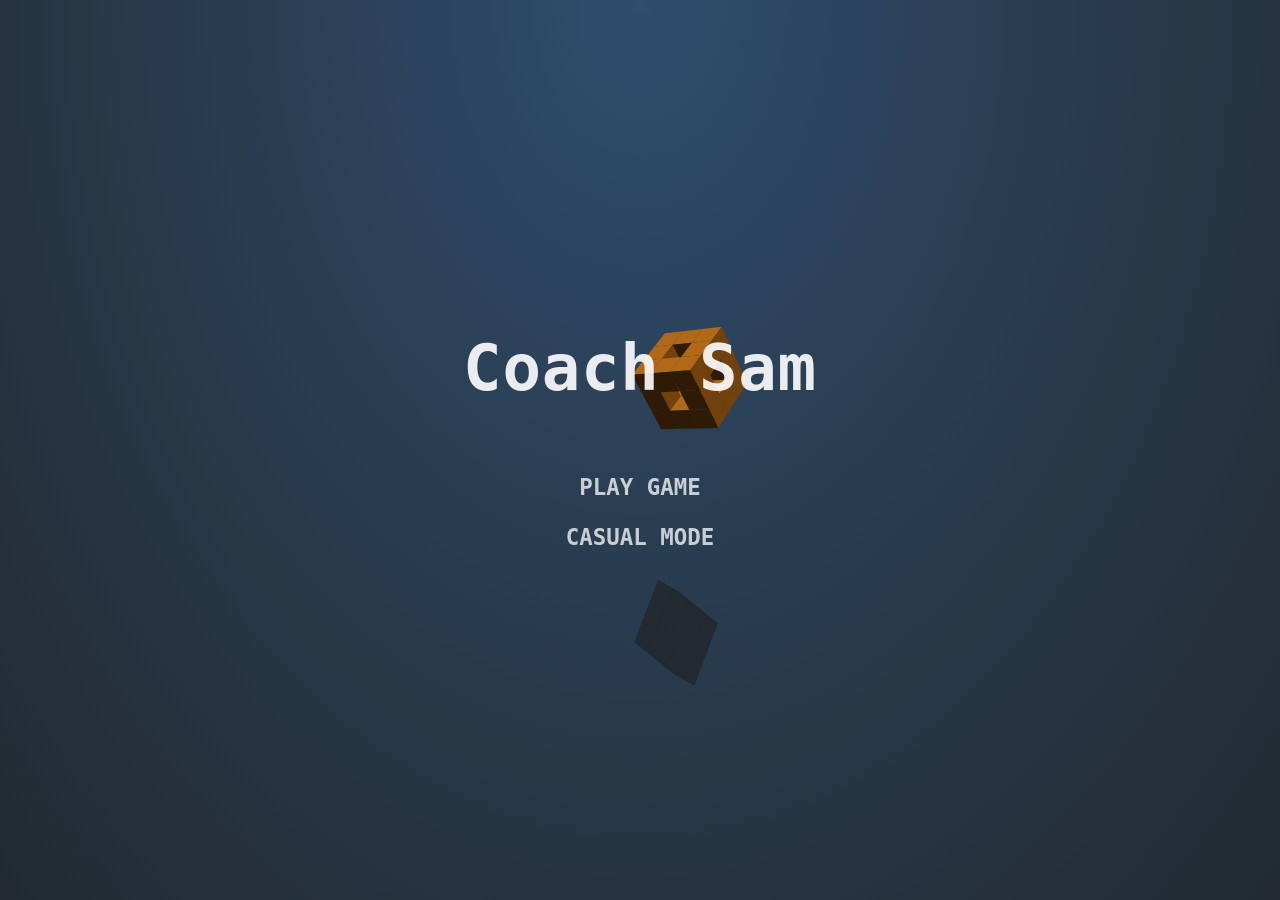
<file: coach/game4.html>
<!DOCTYPE html>
<html lang="en">

<head>
    <meta charset="UTF-8">
    <meta name="viewport" content="width=device-width, initial-scale=1.0">
    <title>Coach Sam</title>
    <style>
        body {
            margin: 0;
            background-color: #000;
            background-image: radial-gradient(ellipse at top, #335476 0.0%, #31506e 11.1%, #304b67 22.2%, #2f4760 33.3%, #2d4359 44.4%, #2c3f51 55.6%, #2a3a4a 66.7%, #293643 77.8%, #28323d 88.9%, #262e36 100.0%);
            height: 100vh;
            overflow: hidden;

            font-family: monospace;
            font-weight: bold;
            letter-spacing: 0.06em;
            color: rgba(255, 255, 255, 0.75);
        }

        #c {
            display: block;
            touch-action: none;
            transform: translateZ(0);
        }


        /*/////////////////////
//        HUD        //
/////////////////////*/


        .hud__score,
        .pause-btn {
            position: fixed;
            font-size: calc(14px + 2vw + 1vh);
        }

        .hud__score {
            top: 0.65em;
            left: 0.65em;
            pointer-events: none;
            user-select: none;
        }

        .cube-count-lbl {
            font-size: 0.46em;
        }

        .pause-btn {
            position: fixed;
            top: 0;
            right: 0;
            padding: 0.8em 0.65em;
        }

        .pause-btn>div {
            position: relative;
            width: 0.8em;
            height: 0.8em;
            opacity: 0.75;
        }

        .pause-btn>div::before,
        .pause-btn>div::after {
            content: '';
            display: block;
            width: 34%;
            height: 100%;
            position: absolute;
            background-color: #fff;
        }

        .pause-btn>div::after {
            right: 0;
        }

        .slowmo {
            position: fixed;
            bottom: 0;
            width: 100%;
            pointer-events: none;
            opacity: 0;
            transition: opacity 0.4s;
            will-change: opacity;
        }

        .slowmo::before {
            content: 'SLOW-MO';
            display: block;
            font-size: calc(8px + 1vw + 0.5vh);
            margin-left: 0.5em;
            margin-bottom: 8px;
        }

        .slowmo::after {
            content: '';
            display: block;
            position: fixed;
            bottom: 0;
            width: 100%;
            height: 1.5vh;
            background-color: rgba(0, 0, 0, 0.25);
            z-index: -1;
        }

        .slowmo__bar {
            height: 1.5vh;
            background-color: rgba(255, 255, 255, 0.75);
            transform-origin: 0 0;
        }



        /*/////////////////////
//       MENUS       //
/////////////////////*/

        .menus::before {
            content: '';
            pointer-events: none;
            position: fixed;
            top: 0;
            right: 0;
            bottom: 0;
            left: 0;
            background-color: #000;
            opacity: 0;
            transition: opacity 0.2s;
            transition-timing-function: ease-in;
        }

        .menus.has-active::before {
            opacity: 0.08;
            transition-duration: 0.4s;
            transition-timing-function: ease-out;
        }

        .menus.interactive-mode::before {
            opacity: 0.02;
        }



        /* Menu containers */
        .menu {
            pointer-events: none;
            position: fixed;
            top: 0;
            right: 0;
            bottom: 0;
            left: 0;
            display: flex;
            flex-direction: column;
            justify-content: center;
            align-items: center;
            user-select: none;
            text-align: center;
            color: rgba(255, 255, 255, 0.9);
            opacity: 0;
            visibility: hidden;
            transform: translateY(30px);
            transition-property: opacity, visibility, transform;
            transition-duration: 0.2s;
            transition-timing-function: ease-in;
        }

        .menu.active {
            opacity: 1;
            visibility: visible;
            transform: translateY(0);
            transition-duration: 0.4s;
            transition-timing-function: ease-out;
        }

        .menus.interactive-mode .menu.active {
            opacity: 0.6;
        }

        .menus:not(.interactive-mode) .menu.active>* {
            pointer-events: auto;
        }


        /* Common menu elements */

        h1 {
            font-size: 4rem;
            line-height: 0.95;
            text-align: center;
            font-weight: bold;
            margin: 0 0.65em 1em;
        }

        h2 {
            font-size: 1.2rem;
            line-height: 1;
            text-align: center;
            font-weight: bold;
            margin: -1em 0.65em 1em;
        }

        .final-score-lbl {
            font-size: 5rem;
            margin: -0.2em 0 0;
        }

        .high-score-lbl {
            font-size: 1.2rem;
            margin: 0 0 2.5em;
        }

        button {
            display: block;
            position: relative;
            width: 200px;
            padding: 12px 20px;
            background: transparent;
            border: none;
            outline: none;
            user-select: none;
            font-family: monospace;
            font-weight: bold;
            font-size: 1.4rem;
            color: #fff;
            opacity: 0.75;
            transition: opacity 0.3s;
        }

        button::before {
            content: '';
            position: absolute;
            top: 0;
            right: 0;
            bottom: 0;
            left: 0;
            background-color: rgba(255, 255, 255, 0.15);
            transform: scale(0, 0);
            opacity: 0;
            transition: opacity 0.3s, transform 0.3s;
        }

        /* No `:focus` styles because this is a mouse/touch game! */
        button:active {
            opacity: 1;
        }

        button:active::before {
            transform: scale(1, 1);
            opacity: 1;
        }

        .credits {
            position: fixed;
            width: 100%;
            left: 0;
            bottom: 20px;
        }

        a {
            color: white;
        }

        /* Only enable hover state on large screens */
        @media (min-width: 1025px) {
            button:hover {
                opacity: 1;
            }

            button:hover::before {
                transform: scale(1, 1);
                opacity: 1;
            }
        }

        .menu--main .menu-sub {
            font-size: 1rem;
            opacity: 0.75;
            margin: -2.5em 0 2em;
            font-weight: normal;
            letter-spacing: 0.12em;
        }

        .menu--score .complete-note {
            max-width: 22rem;
            margin: -1em 0 1.8em;
            opacity: 0.8;
            font-size: 0.95rem;
            font-weight: normal;
            letter-spacing: 0.04em;
            line-height: 1.45;
        }
    </style>
</head>

<body>

    <canvas id="c"></canvas>

    <!-- Gameplay HUD -->
    <div class="hud">
        <div class="hud__score">
            <div class="score-lbl"></div>
            <div class="cube-count-lbl"></div>
        </div>
        <div class="pause-btn">
            <div></div>
        </div>
        <div class="slowmo">
            <div class="slowmo__bar"></div>
        </div>
    </div>

    <!-- Menu System -->
    <div class="menus">
        <div class="menu menu--main">
            <h1>Coach Sam</h1>
            <button type="button" class="play-normal-btn">PLAY GAME</button>
            <button type="button" class="play-casual-btn">CASUAL MODE</button>
        </div>
        <div class="menu menu--pause">
            <h1>Paused</h1>
            <button type="button" class="resume-btn">RESUME GAME</button>
            <button type="button" class="menu-btn--pause">MAIN MENU</button>
        </div>
        <div class="menu menu--score">
            <h1>Game Over</h1>
            <h2>Your Score:</h2>
            <div class="final-score-lbl"></div>
            <div class="high-score-lbl"></div>
            <button type="button" class="play-again-btn">PLAY AGAIN</button>
            <button type="button" class="menu-btn--score">MAIN MENU</button>
            <a href="index.html" style="color:#ffe08a;margin-top:1.2em;text-decoration:none;letter-spacing:0.08em;">BACK TO START</a>
        </div>
    </div>
    <script>
        // globalConfig.js
        // ============================================================================
        // ============================================================================

        // Provides global variables used by the entire program.
        // Most of this should be configuration.

        // Timing multiplier for entire game engine.
        let gameSpeed = 1;

        // Colors
        const BLUE = { r: 0x67, g: 0xd7, b: 0xf0 };
        const GREEN = { r: 0xa6, g: 0xe0, b: 0x2c };
        const PINK = { r: 0xfa, g: 0x24, b: 0x73 };
        const ORANGE = { r: 0xfe, g: 0x95, b: 0x22 };
        const allColors = [BLUE, GREEN, PINK, ORANGE];

        // Gameplay
        const getSpawnDelay = () => {
            const spawnDelayMax = 1400;
            const spawnDelayMin = 550;
            const spawnDelay = spawnDelayMax - state.game.cubeCount * 3.1;
            return Math.max(spawnDelay, spawnDelayMin);
        }
        const doubleStrongEnableScore = 2000;
        // Number of cubes that must be smashed before activating a feature.
        const slowmoThreshold = 10;
        const strongThreshold = 25;
        const spinnerThreshold = 25;

        // Interaction state
        let pointerIsDown = false;
        // The last known position of the primary pointer in screen coordinates.`
        let pointerScreen = { x: 0, y: 0 };
        // Same as `pointerScreen`, but converted to scene coordinates in rAF.
        let pointerScene = { x: 0, y: 0 };
        // Minimum speed of pointer before "hits" are counted.
        const minPointerSpeed = 60;
        // The hit speed affects the direction the target post-hit. This number dampens that force.
        const hitDampening = 0.1;
        // Backboard receives shadows and is the farthest negative Z position of entities.
        const backboardZ = -400;
        const shadowColor = '#262e36';
        // How much air drag is applied to standard objects
        const airDrag = 0.022;
        const gravity = 0.3;
        // Spark config
        const sparkColor = 'rgba(170,221,255,.9)';
        const sparkThickness = 2.2;
        const airDragSpark = 0.1;
        // Track pointer positions to show trail
        const touchTrailColor = 'rgba(170,221,255,.62)';
        const touchTrailThickness = 7;
        const touchPointLife = 120;
        const touchPoints = [];
        // Size of in-game targets. This affects rendered size and hit area.
        const targetRadius = 40;
        const targetHitRadius = 50;
        const makeTargetGlueColor = target => {
            // const alpha = (target.health - 1) / (target.maxHealth - 1);
            // return `rgba(170,221,255,${alpha.toFixed(3)})`;
            return 'rgb(170,221,255)';
        };
        // Size of target fragments
        const fragRadius = targetRadius / 3;



        // Game canvas element needed in setup.js and interaction.js
        const canvas = document.querySelector('#c');

        // 3D camera config
        // Affects perspective
        const cameraDistance = 900;
        // Does not affect perspective
        const sceneScale = 1;
        // Objects that get too close to the camera will be faded out to transparent over this range.
        // const cameraFadeStartZ = 0.8*cameraDistance - 6*targetRadius;
        const cameraFadeStartZ = 0.45 * cameraDistance;
        const cameraFadeEndZ = 0.65 * cameraDistance;
        const cameraFadeRange = cameraFadeEndZ - cameraFadeStartZ;

        // Globals used to accumlate all vertices/polygons in each frame
        const allVertices = [];
        const allPolys = [];
        const allShadowVertices = [];
        const allShadowPolys = [];




        // state.js
        // ============================================================================
        // ============================================================================

        ///////////
        // Enums //
        ///////////

        // Game Modes
        const GAME_MODE_RANKED = Symbol('GAME_MODE_RANKED');
        const GAME_MODE_CASUAL = Symbol('GAME_MODE_CASUAL');

        // Available Menus
        const MENU_MAIN = Symbol('MENU_MAIN');
        const MENU_PAUSE = Symbol('MENU_PAUSE');
        const MENU_SCORE = Symbol('MENU_SCORE');



        //////////////////
        // Global State //
        //////////////////

        const state = {
            game: {
                mode: GAME_MODE_RANKED,
                // Run time of current game.
                time: 0,
                // Player score.
                score: 0,
                // Total number of cubes smashed in game.
                cubeCount: 0
            },
            menus: {
                // Set to `null` to hide all menus
                active: MENU_MAIN
            }
        };


        ////////////////////////////
        // Global State Selectors //
        ////////////////////////////

        const isInGame = () => !state.menus.active;
        const isMenuVisible = () => !!state.menus.active;
        const isCasualGame = () => state.game.mode === GAME_MODE_CASUAL;
        const isPaused = () => state.menus.active === MENU_PAUSE;


        ///////////////////
        // Local Storage //
        ///////////////////

        const highScoreKey = '__menja__highScore';
        const getHighScore = () => {
            const raw = localStorage.getItem(highScoreKey);
            return raw ? parseInt(raw, 10) : 0;
        };

        let _lastHighscore = getHighScore();
        const setHighScore = score => {
            _lastHighscore = getHighScore();
            localStorage.setItem(highScoreKey, String(score));
        };

        const isNewHighScore = () => state.game.score > _lastHighscore;




        // utils.js
        // ============================================================================
        // ============================================================================


        const invariant = (condition, message) => {
            if (!condition) throw new Error(message);
        };


        /////////
        // DOM //
        /////////

        const $ = selector => document.querySelector(selector);
        const handleClick = (element, handler) => element.addEventListener('click', handler);
        const handlePointerDown = (element, handler) => {
            element.addEventListener('touchstart', handler);
            element.addEventListener('mousedown', handler);
        };



        ////////////////////////
        // Formatting Helpers //
        ////////////////////////

        // Converts a number into a formatted string with thousand separators.
        const formatNumber = num => num.toLocaleString();



        ////////////////////
        // Math Constants //
        ////////////////////

        const PI = Math.PI;
        const TAU = Math.PI * 2;
        const ETA = Math.PI * 0.5;



        //////////////////
        // Math Helpers //
        //////////////////

        // Clamps a number between min and max values (inclusive)
        const clamp = (num, min, max) => Math.min(Math.max(num, min), max);

        // Linearly interpolate between numbers a and b by a specific amount.
        // mix >= 0 && mix <= 1
        const lerp = (a, b, mix) => (b - a) * mix + a;




        ////////////////////
        // Random Helpers //
        ////////////////////

        // Generates a random number between min (inclusive) and max (exclusive)
        const random = (min, max) => Math.random() * (max - min) + min;

        // Generates a random integer between and possibly including min and max values
        const randomInt = (min, max) => ((Math.random() * (max - min + 1)) | 0) + min;

        // Returns a random element from an array
        const pickOne = arr => arr[Math.random() * arr.length | 0];




        ///////////////////
        // Color Helpers //
        ///////////////////

        // Converts an { r, g, b } color object to a 6-digit hex code.
        const colorToHex = color => {
            return '#' +
                (color.r | 0).toString(16).padStart(2, '0') +
                (color.g | 0).toString(16).padStart(2, '0') +
                (color.b | 0).toString(16).padStart(2, '0');
        };

        // Operates on an { r, g, b } color object.
        // Returns string hex code.
        // `lightness` must range from 0 to 1. 0 is pure black, 1 is pure white.
        const shadeColor = (color, lightness) => {
            let other, mix;
            if (lightness < 0.5) {
                other = 0;
                mix = 1 - (lightness * 2);
            } else {
                other = 255;
                mix = lightness * 2 - 1;
            }
            return '#' +
                (lerp(color.r, other, mix) | 0).toString(16).padStart(2, '0') +
                (lerp(color.g, other, mix) | 0).toString(16).padStart(2, '0') +
                (lerp(color.b, other, mix) | 0).toString(16).padStart(2, '0');
        };





        ////////////////////
        // Timing Helpers //
        ////////////////////

        const _allCooldowns = [];

        const makeCooldown = (rechargeTime, units = 1) => {
            let timeRemaining = 0;
            let lastTime = 0;

            const initialOptions = { rechargeTime, units };

            const updateTime = () => {
                const now = state.game.time;
                // Reset time remaining if time goes backwards.
                if (now < lastTime) {
                    timeRemaining = 0;
                } else {
                    // update...
                    timeRemaining -= now - lastTime;
                    if (timeRemaining < 0) timeRemaining = 0;
                }
                lastTime = now;
            };

            const canUse = () => {
                updateTime();
                return timeRemaining <= (rechargeTime * (units - 1));
            };

            const cooldown = {
                canUse,
                useIfAble() {
                    const usable = canUse();
                    if (usable) timeRemaining += rechargeTime;
                    return usable;
                },
                mutate(options) {
                    if (options.rechargeTime) {
                        // Apply recharge time delta so change takes effect immediately.
                        timeRemaining -= rechargeTime - options.rechargeTime;
                        if (timeRemaining < 0) timeRemaining = 0;
                        rechargeTime = options.rechargeTime;
                    }
                    if (options.units) units = options.units;
                },
                reset() {
                    timeRemaining = 0;
                    lastTime = 0;
                    this.mutate(initialOptions);
                }
            };

            _allCooldowns.push(cooldown);

            return cooldown;
        };

        const resetAllCooldowns = () => _allCooldowns.forEach(cooldown => cooldown.reset());

        const makeSpawner = ({ chance, cooldownPerSpawn, maxSpawns }) => {
            const cooldown = makeCooldown(cooldownPerSpawn, maxSpawns);
            return {
                shouldSpawn() {
                    return Math.random() <= chance && cooldown.useIfAble();
                },
                mutate(options) {
                    if (options.chance) chance = options.chance;
                    cooldown.mutate({
                        rechargeTime: options.cooldownPerSpawn,
                        units: options.maxSpawns
                    });
                }
            };
        };




        ////////////////////
        // Vector Helpers //
        ////////////////////

        const normalize = v => {
            const mag = Math.hypot(v.x, v.y, v.z);
            return {
                x: v.x / mag,
                y: v.y / mag,
                z: v.z / mag
            };
        }

        // Curried math helpers
        const add = a => b => a + b;
        // Curried vector helpers
        const scaleVector = scale => vector => {
            vector.x *= scale;
            vector.y *= scale;
            vector.z *= scale;
        };








        ////////////////
        // 3D Helpers //
        ////////////////

        // Clone array and all vertices.
        function cloneVertices(vertices) {
            return vertices.map(v => ({ x: v.x, y: v.y, z: v.z }));
        }

        // Copy vertex data from one array into another.
        // Arrays must be the same length.
        function copyVerticesTo(arr1, arr2) {
            const len = arr1.length;
            for (let i = 0; i < len; i++) {
                const v1 = arr1[i];
                const v2 = arr2[i];
                v2.x = v1.x;
                v2.y = v1.y;
                v2.z = v1.z;
            }
        }

        // Compute triangle midpoint.
        // Mutates `middle` property of given `poly`.
        function computeTriMiddle(poly) {
            const v = poly.vertices;
            poly.middle.x = (v[0].x + v[1].x + v[2].x) / 3;
            poly.middle.y = (v[0].y + v[1].y + v[2].y) / 3;
            poly.middle.z = (v[0].z + v[1].z + v[2].z) / 3;
        }

        // Compute quad midpoint.
        // Mutates `middle` property of given `poly`.
        function computeQuadMiddle(poly) {
            const v = poly.vertices;
            poly.middle.x = (v[0].x + v[1].x + v[2].x + v[3].x) / 4;
            poly.middle.y = (v[0].y + v[1].y + v[2].y + v[3].y) / 4;
            poly.middle.z = (v[0].z + v[1].z + v[2].z + v[3].z) / 4;
        }

        function computePolyMiddle(poly) {
            if (poly.vertices.length === 3) {
                computeTriMiddle(poly);
            } else {
                computeQuadMiddle(poly);
            }
        }

        // Compute distance from any polygon (tri or quad) midpoint to camera.
        // Sets `depth` property of given `poly`.
        // Also triggers midpoint calculation, which mutates `middle` property of `poly`.
        function computePolyDepth(poly) {
            computePolyMiddle(poly);
            const dX = poly.middle.x;
            const dY = poly.middle.y;
            const dZ = poly.middle.z - cameraDistance;
            poly.depth = Math.hypot(dX, dY, dZ);
        }

        // Compute normal of any polygon. Uses normalized vector cross product.
        // Mutates `normalName` property of given `poly`.
        function computePolyNormal(poly, normalName) {
            // Store quick refs to vertices
            const v1 = poly.vertices[0];
            const v2 = poly.vertices[1];
            const v3 = poly.vertices[2];
            // Calculate difference of vertices, following winding order.
            const ax = v1.x - v2.x;
            const ay = v1.y - v2.y;
            const az = v1.z - v2.z;
            const bx = v1.x - v3.x;
            const by = v1.y - v3.y;
            const bz = v1.z - v3.z;
            // Cross product
            const nx = ay * bz - az * by;
            const ny = az * bx - ax * bz;
            const nz = ax * by - ay * bx;
            // Compute magnitude of normal and normalize
            const mag = Math.hypot(nx, ny, nz);
            const polyNormal = poly[normalName];
            polyNormal.x = nx / mag;
            polyNormal.y = ny / mag;
            polyNormal.z = nz / mag;
        }

        // Apply translation/rotation/scale to all given vertices.
        // If `vertices` and `target` are the same array, the vertices will be mutated in place.
        // If `vertices` and `target` are different arrays, `vertices` will not be touched, instead the
        // transformed values from `vertices` will be written to `target` array.
        function transformVertices(vertices, target, tX, tY, tZ, rX, rY, rZ, sX, sY, sZ) {
            // Matrix multiplcation constants only need calculated once for all vertices.
            const sinX = Math.sin(rX);
            const cosX = Math.cos(rX);
            const sinY = Math.sin(rY);
            const cosY = Math.cos(rY);
            const sinZ = Math.sin(rZ);
            const cosZ = Math.cos(rZ);

            // Using forEach() like map(), but with a (recycled) target array.
            vertices.forEach((v, i) => {
                const targetVertex = target[i];
                // X axis rotation
                const x1 = v.x;
                const y1 = v.z * sinX + v.y * cosX;
                const z1 = v.z * cosX - v.y * sinX;
                // Y axis rotation
                const x2 = x1 * cosY - z1 * sinY;
                const y2 = y1;
                const z2 = x1 * sinY + z1 * cosY;
                // Z axis rotation
                const x3 = x2 * cosZ - y2 * sinZ;
                const y3 = x2 * sinZ + y2 * cosZ;
                const z3 = z2;

                // Scale, Translate, and set the transform.
                targetVertex.x = x3 * sX + tX;
                targetVertex.y = y3 * sY + tY;
                targetVertex.z = z3 * sZ + tZ;
            });
        }

        // 3D projection on a single vertex.
        // Directly mutates the vertex.
        const projectVertex = v => {
            const focalLength = cameraDistance * sceneScale;
            const depth = focalLength / (cameraDistance - v.z);
            v.x = v.x * depth;
            v.y = v.y * depth;
        };

        // 3D projection on a single vertex.
        // Mutates a secondary target vertex.
        const projectVertexTo = (v, target) => {
            const focalLength = cameraDistance * sceneScale;
            const depth = focalLength / (cameraDistance - v.z);
            target.x = v.x * depth;
            target.y = v.y * depth;
        };





        // PERF.js
        // ============================================================================
        // ============================================================================

        // Dummy no-op functions.
        // I use these in a special build for custom performance profiling.
        const PERF_START = () => { };
        const PERF_END = () => { };
        const PERF_UPDATE = () => { };




        // 3dModels.js
        // ============================================================================
        // ============================================================================

        // Define models once. The origin is the center of the model.

        // A simple cube, 8 vertices, 6 quads.
        // Defaults to an edge length of 2 units, can be influenced with `scale`.
        function makeCubeModel({ scale = 1 }) {
            return {
                vertices: [
                    // top
                    { x: -scale, y: -scale, z: scale },
                    { x: scale, y: -scale, z: scale },
                    { x: scale, y: scale, z: scale },
                    { x: -scale, y: scale, z: scale },
                    // bottom
                    { x: -scale, y: -scale, z: -scale },
                    { x: scale, y: -scale, z: -scale },
                    { x: scale, y: scale, z: -scale },
                    { x: -scale, y: scale, z: -scale }
                ],
                polys: [
                    // z = 1
                    { vIndexes: [0, 1, 2, 3] },
                    // z = -1
                    { vIndexes: [7, 6, 5, 4] },
                    // y = 1
                    { vIndexes: [3, 2, 6, 7] },
                    // y = -1
                    { vIndexes: [4, 5, 1, 0] },
                    // x = 1
                    { vIndexes: [5, 6, 2, 1] },
                    // x = -1
                    { vIndexes: [0, 3, 7, 4] }
                ]
            };
        }

        // Not very optimized - lots of duplicate vertices are generated.
        function makeRecursiveCubeModel({ recursionLevel, splitFn, color, scale = 1 }) {
            const getScaleAtLevel = level => 1 / (3 ** level);

            // We can model level 0 manually. It's just a single, centered, cube.
            let cubeOrigins = [{ x: 0, y: 0, z: 0 }];

            // Recursively replace cubes with smaller cubes.
            for (let i = 1; i <= recursionLevel; i++) {
                const scale = getScaleAtLevel(i) * 2;
                const cubeOrigins2 = [];
                cubeOrigins.forEach(origin => {
                    cubeOrigins2.push(...splitFn(origin, scale));
                });
                cubeOrigins = cubeOrigins2;
            }

            const finalModel = { vertices: [], polys: [] };

            // Generate single cube model and scale it.
            const cubeModel = makeCubeModel({ scale: 1 });
            cubeModel.vertices.forEach(scaleVector(getScaleAtLevel(recursionLevel)));

            // Compute the max distance x, y, or z origin values will be.
            // Same result as `Math.max(...cubeOrigins.map(o => o.x))`, but much faster.
            const maxComponent = getScaleAtLevel(recursionLevel) * (3 ** recursionLevel - 1);

            // Place cube geometry at each origin.
            cubeOrigins.forEach((origin, cubeIndex) => {
                // To compute occlusion (shading), find origin component with greatest
                // magnitude and normalize it relative to `maxComponent`.
                const occlusion = Math.max(
                    Math.abs(origin.x),
                    Math.abs(origin.y),
                    Math.abs(origin.z)
                ) / maxComponent;
                // At lower iterations, occlusion looks better lightened up a bit.
                const occlusionLighter = recursionLevel > 2
                    ? occlusion
                    : (occlusion + 0.8) / 1.8;
                // Clone, translate vertices to origin, and apply scale
                finalModel.vertices.push(
                    ...cubeModel.vertices.map(v => ({
                        x: (v.x + origin.x) * scale,
                        y: (v.y + origin.y) * scale,
                        z: (v.z + origin.z) * scale
                    }))
                );
                // Clone polys, shift referenced vertex indexes, and compute color.
                finalModel.polys.push(
                    ...cubeModel.polys.map(poly => ({
                        vIndexes: poly.vIndexes.map(add(cubeIndex * 8))
                    }))
                );
            });

            return finalModel;
        }


        // o: Vector3D - Position of cube's origin (center).
        // s: Vector3D - Determines size of menger sponge.
        function mengerSpongeSplit(o, s) {
            return [
                // Top
                { x: o.x + s, y: o.y - s, z: o.z + s },
                { x: o.x + s, y: o.y - s, z: o.z + 0 },
                { x: o.x + s, y: o.y - s, z: o.z - s },
                { x: o.x + 0, y: o.y - s, z: o.z + s },
                { x: o.x + 0, y: o.y - s, z: o.z - s },
                { x: o.x - s, y: o.y - s, z: o.z + s },
                { x: o.x - s, y: o.y - s, z: o.z + 0 },
                { x: o.x - s, y: o.y - s, z: o.z - s },
                // Bottom
                { x: o.x + s, y: o.y + s, z: o.z + s },
                { x: o.x + s, y: o.y + s, z: o.z + 0 },
                { x: o.x + s, y: o.y + s, z: o.z - s },
                { x: o.x + 0, y: o.y + s, z: o.z + s },
                { x: o.x + 0, y: o.y + s, z: o.z - s },
                { x: o.x - s, y: o.y + s, z: o.z + s },
                { x: o.x - s, y: o.y + s, z: o.z + 0 },
                { x: o.x - s, y: o.y + s, z: o.z - s },
                // Middle
                { x: o.x + s, y: o.y + 0, z: o.z + s },
                { x: o.x + s, y: o.y + 0, z: o.z - s },
                { x: o.x - s, y: o.y + 0, z: o.z + s },
                { x: o.x - s, y: o.y + 0, z: o.z - s }
            ];
        }



        // Helper to optimize models by merging duplicate vertices within a threshold,
        // and removing all polys that share the same vertices.
        // Directly mutates the model.
        function optimizeModel(model, threshold = 0.0001) {
            const { vertices, polys } = model;

            const compareVertices = (v1, v2) => (
                Math.abs(v1.x - v2.x) < threshold &&
                Math.abs(v1.y - v2.y) < threshold &&
                Math.abs(v1.z - v2.z) < threshold
            );

            const comparePolys = (p1, p2) => {
                const v1 = p1.vIndexes;
                const v2 = p2.vIndexes;
                return (
                    (
                        v1[0] === v2[0] ||
                        v1[0] === v2[1] ||
                        v1[0] === v2[2] ||
                        v1[0] === v2[3]
                    ) && (
                        v1[1] === v2[0] ||
                        v1[1] === v2[1] ||
                        v1[1] === v2[2] ||
                        v1[1] === v2[3]
                    ) && (
                        v1[2] === v2[0] ||
                        v1[2] === v2[1] ||
                        v1[2] === v2[2] ||
                        v1[2] === v2[3]
                    ) && (
                        v1[3] === v2[0] ||
                        v1[3] === v2[1] ||
                        v1[3] === v2[2] ||
                        v1[3] === v2[3]
                    )
                );
            };


            vertices.forEach((v, i) => {
                v.originalIndexes = [i];
            });

            for (let i = vertices.length - 1; i >= 0; i--) {
                for (let ii = i - 1; ii >= 0; ii--) {
                    const v1 = vertices[i];
                    const v2 = vertices[ii];
                    if (compareVertices(v1, v2)) {
                        vertices.splice(i, 1);
                        v2.originalIndexes.push(...v1.originalIndexes);
                        break;
                    }
                }
            }

            vertices.forEach((v, i) => {
                polys.forEach(p => {
                    p.vIndexes.forEach((vi, ii, arr) => {
                        const vo = v.originalIndexes;
                        if (vo.includes(vi)) {
                            arr[ii] = i;
                        }
                    });
                });
            });

            polys.forEach(p => {
                const vi = p.vIndexes;
                p.sum = vi[0] + vi[1] + vi[2] + vi[3];
            });
            polys.sort((a, b) => b.sum - a.sum);

            // Assumptions:
            // 1. Each poly will either have no duplicates or 1 duplicate.
            // 2. If two polys are equal, they are both hidden (two cubes touching),
            //    therefore both can be removed.
            for (let i = polys.length - 1; i >= 0; i--) {
                for (let ii = i - 1; ii >= 0; ii--) {
                    const p1 = polys[i];
                    const p2 = polys[ii];
                    if (p1.sum !== p2.sum) break;
                    if (comparePolys(p1, p2)) {
                        polys.splice(i, 1);
                        polys.splice(ii, 1);
                        i--;
                        break;
                    }
                }
            }

            return model;
        }





        // Entity.js
        // ============================================================================
        // ============================================================================

        class Entity {
            constructor({ model, color, wireframe = false }) {
                const vertices = cloneVertices(model.vertices);
                const shadowVertices = cloneVertices(model.vertices);
                const colorHex = colorToHex(color);
                const darkColorHex = shadeColor(color, 0.4);

                const polys = model.polys.map(p => ({
                    vertices: p.vIndexes.map(vIndex => vertices[vIndex]),
                    color: color, // custom rgb color object
                    wireframe: wireframe,
                    strokeWidth: wireframe ? 2 : 0, // Set to non-zero value to draw stroke
                    strokeColor: colorHex, // must be a CSS color string
                    strokeColorDark: darkColorHex, // must be a CSS color string
                    depth: 0,
                    middle: { x: 0, y: 0, z: 0 },
                    normalWorld: { x: 0, y: 0, z: 0 },
                    normalCamera: { x: 0, y: 0, z: 0 }
                }));

                const shadowPolys = model.polys.map(p => ({
                    vertices: p.vIndexes.map(vIndex => shadowVertices[vIndex]),
                    wireframe: wireframe,
                    normalWorld: { x: 0, y: 0, z: 0 }
                }));

                this.projected = {}; // Will store 2D projected data
                this.model = model;
                this.vertices = vertices;
                this.polys = polys;
                this.shadowVertices = shadowVertices;
                this.shadowPolys = shadowPolys;
                this.reset();
            }

            // Better names: resetEntity, resetTransform, resetEntityTransform
            reset() {
                this.x = 0;
                this.y = 0;
                this.z = 0;
                this.xD = 0;
                this.yD = 0;
                this.zD = 0;

                this.rotateX = 0;
                this.rotateY = 0;
                this.rotateZ = 0;
                this.rotateXD = 0;
                this.rotateYD = 0;
                this.rotateZD = 0;

                this.scaleX = 1;
                this.scaleY = 1;
                this.scaleZ = 1;

                this.projected.x = 0;
                this.projected.y = 0;
            }

            transform() {
                transformVertices(
                    this.model.vertices,
                    this.vertices,
                    this.x,
                    this.y,
                    this.z,
                    this.rotateX,
                    this.rotateY,
                    this.rotateZ,
                    this.scaleX,
                    this.scaleY,
                    this.scaleZ
                );

                copyVerticesTo(this.vertices, this.shadowVertices);
            }

            // Projects origin point, stored as `projected` property.
            project() {
                projectVertexTo(this, this.projected);
            }
        }





        // getTarget.js
        // ============================================================================
        // ============================================================================

        // All active targets
        const targets = [];

        // Pool target instances by color, using a Map.
        // keys are color objects, and values are arrays of targets.
        // Also pool wireframe instances separately.
        const targetPool = new Map(allColors.map(c => ([c, []])));
        const targetWireframePool = new Map(allColors.map(c => ([c, []])));



        const getTarget = (() => {

            const slowmoSpawner = makeSpawner({
                chance: 0.5,
                cooldownPerSpawn: 10000,
                maxSpawns: 1
            });

            let doubleStrong = false;
            const strongSpawner = makeSpawner({
                chance: 0.3,
                cooldownPerSpawn: 12000,
                maxSpawns: 1
            });

            const spinnerSpawner = makeSpawner({
                chance: 0.1,
                cooldownPerSpawn: 10000,
                maxSpawns: 1
            });

            // Cached array instances, no need to allocate every time.
            const axisOptions = [
                ['x', 'y'],
                ['y', 'z'],
                ['z', 'x']
            ];

            function getTargetOfStyle(color, wireframe) {
                const pool = wireframe ? targetWireframePool : targetPool;
                let target = pool.get(color).pop();
                if (!target) {
                    target = new Entity({
                        model: optimizeModel(makeRecursiveCubeModel({
                            recursionLevel: 1,
                            splitFn: mengerSpongeSplit,
                            scale: targetRadius
                        })),
                        color: color,
                        wireframe: wireframe
                    });

                    // Init any properties that will be used.
                    // These will not be automatically reset when recycled.
                    target.color = color;
                    target.wireframe = wireframe;
                    // Some properties don't have their final value yet.
                    // Initialize with any value of the right type.
                    target.hit = false;
                    target.maxHealth = 0;
                    target.health = 0;
                }
                return target;
            }

            return function getTarget() {
                if (doubleStrong && state.game.score <= doubleStrongEnableScore) {
                    doubleStrong = false;
                    // Spawner is reset automatically when game resets.
                } else if (!doubleStrong && state.game.score > doubleStrongEnableScore) {
                    doubleStrong = true;
                    strongSpawner.mutate({ maxSpawns: 2 });
                }

                // Target Parameters
                // --------------------------------
                let color = pickOne([BLUE, GREEN, ORANGE]);
                let wireframe = false;
                let health = 1;
                let maxHealth = 3;
                const spinner = state.game.cubeCount >= spinnerThreshold && isInGame() && spinnerSpawner.shouldSpawn();

                // Target Parameter Overrides
                // --------------------------------
                if (state.game.cubeCount >= slowmoThreshold && slowmoSpawner.shouldSpawn()) {
                    color = BLUE;
                    wireframe = true;
                }
                else if (state.game.cubeCount >= strongThreshold && strongSpawner.shouldSpawn()) {
                    color = PINK;
                    health = 3;
                }

                // Target Creation
                // --------------------------------
                const target = getTargetOfStyle(color, wireframe);
                target.hit = false;
                target.maxHealth = maxHealth;
                target.health = health;
                updateTargetHealth(target, 0);

                const spinSpeeds = [
                    Math.random() * 0.1 - 0.05,
                    Math.random() * 0.1 - 0.05
                ];

                if (spinner) {
                    // Ends up spinning a random axis
                    spinSpeeds[0] = -0.25;
                    spinSpeeds[1] = 0;
                    target.rotateZ = random(0, TAU);
                }

                const axes = pickOne(axisOptions);

                spinSpeeds.forEach((spinSpeed, i) => {
                    switch (axes[i]) {
                        case 'x':
                            target.rotateXD = spinSpeed;
                            break;
                        case 'y':
                            target.rotateYD = spinSpeed;
                            break;
                        case 'z':
                            target.rotateZD = spinSpeed;
                            break;
                    }
                });

                return target;
            }
        })();


        const updateTargetHealth = (target, healthDelta) => {
            target.health += healthDelta;
            // Only update stroke on non-wireframe targets.
            // Showing "glue" is a temporary attempt to display health. For now, there's
            // no reason to have wireframe targets with high health, so we're fine.
            if (!target.wireframe) {
                const strokeWidth = target.health - 1;
                const strokeColor = makeTargetGlueColor(target);
                for (let p of target.polys) {
                    p.strokeWidth = strokeWidth;
                    p.strokeColor = strokeColor;
                }
            }
        };


        const returnTarget = target => {
            target.reset();
            const pool = target.wireframe ? targetWireframePool : targetPool;
            pool.get(target.color).push(target);
        };


        function resetAllTargets() {
            while (targets.length) {
                returnTarget(targets.pop());
            }
        }





        // createBurst.js
        // ============================================================================
        // ============================================================================

        // Track all active fragments
        const frags = [];
        // Pool inactive fragments by color, using a Map.
        // keys are color objects, and values are arrays of fragments.
        // // Also pool wireframe instances separately.
        const fragPool = new Map(allColors.map(c => ([c, []])));
        const fragWireframePool = new Map(allColors.map(c => ([c, []])));


        const createBurst = (() => {
            // Precompute some private data to be reused for all bursts.
            const basePositions = mengerSpongeSplit({ x: 0, y: 0, z: 0 }, fragRadius * 2);
            const positions = cloneVertices(basePositions);
            const prevPositions = cloneVertices(basePositions);
            const velocities = cloneVertices(basePositions);

            const basePositionNormals = basePositions.map(normalize);
            const positionNormals = cloneVertices(basePositionNormals);


            const fragCount = basePositions.length;

            function getFragForTarget(target) {
                const pool = target.wireframe ? fragWireframePool : fragPool;
                let frag = pool.get(target.color).pop();
                if (!frag) {
                    frag = new Entity({
                        model: makeCubeModel({ scale: fragRadius }),
                        color: target.color,
                        wireframe: target.wireframe
                    });
                    frag.color = target.color;
                    frag.wireframe = target.wireframe;
                }
                return frag;
            }

            return (target, force = 1) => {
                // Calculate fragment positions, and what would have been the previous positions
                // when still a part of the larger target.
                transformVertices(
                    basePositions, positions,
                    target.x, target.y, target.z,
                    target.rotateX, target.rotateY, target.rotateZ,
                    1, 1, 1
                );
                transformVertices(
                    basePositions, prevPositions,
                    target.x - target.xD, target.y - target.yD, target.z - target.zD,
                    target.rotateX - target.rotateXD, target.rotateY - target.rotateYD, target.rotateZ - target.rotateZD,
                    1, 1, 1
                );

                // Compute velocity of each fragment, based on previous positions.
                // Will write to `velocities` array.
                for (let i = 0; i < fragCount; i++) {
                    const position = positions[i];
                    const prevPosition = prevPositions[i];
                    const velocity = velocities[i];

                    velocity.x = position.x - prevPosition.x;
                    velocity.y = position.y - prevPosition.y;
                    velocity.z = position.z - prevPosition.z;
                }



                // Apply target rotation to normals
                transformVertices(
                    basePositionNormals, positionNormals,
                    0, 0, 0,
                    target.rotateX, target.rotateY, target.rotateZ,
                    1, 1, 1
                );


                for (let i = 0; i < fragCount; i++) {
                    const position = positions[i];
                    const velocity = velocities[i];
                    const normal = positionNormals[i];

                    const frag = getFragForTarget(target);

                    frag.x = position.x;
                    frag.y = position.y;
                    frag.z = position.z;
                    frag.rotateX = target.rotateX;
                    frag.rotateY = target.rotateY;
                    frag.rotateZ = target.rotateZ;


                    const burstSpeed = 2 * force;
                    const randSpeed = 2 * force;
                    const rotateScale = 0.015;
                    frag.xD = velocity.x + (normal.x * burstSpeed) + (Math.random() * randSpeed);
                    frag.yD = velocity.y + (normal.y * burstSpeed) + (Math.random() * randSpeed);
                    frag.zD = velocity.z + (normal.z * burstSpeed) + (Math.random() * randSpeed);
                    frag.rotateXD = frag.xD * rotateScale;
                    frag.rotateYD = frag.yD * rotateScale;
                    frag.rotateZD = frag.zD * rotateScale;

                    frags.push(frag);
                };
            }
        })();


        const returnFrag = frag => {
            frag.reset();
            const pool = frag.wireframe ? fragWireframePool : fragPool;
            pool.get(frag.color).push(frag);
        };





        // sparks.js
        // ============================================================================
        // ============================================================================

        const sparks = [];
        const sparkPool = [];


        function addSpark(x, y, xD, yD) {
            const spark = sparkPool.pop() || {};

            spark.x = x + xD * 0.5;
            spark.y = y + yD * 0.5;
            spark.xD = xD;
            spark.yD = yD;
            spark.life = random(200, 300);
            spark.maxLife = spark.life;

            sparks.push(spark);

            return spark;
        }


        // Spherical spark burst
        function sparkBurst(x, y, count, maxSpeed) {
            const angleInc = TAU / count;
            for (let i = 0; i < count; i++) {
                const angle = i * angleInc + angleInc * Math.random();
                const speed = (1 - Math.random() ** 3) * maxSpeed;
                addSpark(
                    x,
                    y,
                    Math.sin(angle) * speed,
                    Math.cos(angle) * speed
                );
            }
        }


        // Make a target "leak" sparks from all vertices.
        // This is used to create the effect of target glue "shedding".
        let glueShedVertices;
        function glueShedSparks(target) {
            if (!glueShedVertices) {
                glueShedVertices = cloneVertices(target.vertices);
            } else {
                copyVerticesTo(target.vertices, glueShedVertices);
            }

            glueShedVertices.forEach(v => {
                if (Math.random() < 0.4) {
                    projectVertex(v);
                    addSpark(
                        v.x,
                        v.y,
                        random(-12, 12),
                        random(-12, 12)
                    );
                }
            });
        }

        function returnSpark(spark) {
            sparkPool.push(spark);
        }





        // hud.js
        // ============================================================================
        // ============================================================================

        const hudContainerNode = $('.hud');

        function setHudVisibility(visible) {
            if (visible) {
                hudContainerNode.style.display = 'block';
            } else {
                hudContainerNode.style.display = 'none';
            }
        }


        ///////////
        // Score //
        ///////////
        const scoreNode = $('.score-lbl');
        const cubeCountNode = $('.cube-count-lbl');

        function renderScoreHud() {
            if (isCasualGame()) {
                scoreNode.style.display = 'none';
                cubeCountNode.style.opacity = 1;
            } else {
                scoreNode.innerText = `SCORE: ${state.game.score}`;
                scoreNode.style.display = 'block';
                cubeCountNode.style.opacity = 0.65;
            }
            cubeCountNode.innerText = `CUBES SMASHED: ${state.game.cubeCount}`;
        }

        renderScoreHud();


        //////////////////
        // Pause Button //
        //////////////////

        handlePointerDown($('.pause-btn'), () => pauseGame());


        ////////////////////
        // Slow-Mo Status //
        ////////////////////

        const slowmoNode = $('.slowmo');
        const slowmoBarNode = $('.slowmo__bar');

        function renderSlowmoStatus(percentRemaining) {
            slowmoNode.style.opacity = percentRemaining === 0 ? 0 : 1;
            slowmoBarNode.style.transform = `scaleX(${percentRemaining.toFixed(3)})`;
        }





        // menus.js
        // ============================================================================
        // ============================================================================

        // Top-level menu containers
        const menuContainerNode = $('.menus');
        const menuMainNode = $('.menu--main');
        const menuPauseNode = $('.menu--pause');
        const menuScoreNode = $('.menu--score');

        const finalScoreLblNode = $('.final-score-lbl');
        const highScoreLblNode = $('.high-score-lbl');



        function showMenu(node) {
            node.classList.add('active');
        }

        function hideMenu(node) {
            node.classList.remove('active');
        }

        function renderMenus() {
            hideMenu(menuMainNode);
            hideMenu(menuPauseNode);
            hideMenu(menuScoreNode);

            switch (state.menus.active) {
                case MENU_MAIN:
                    showMenu(menuMainNode);
                    break;
                case MENU_PAUSE:
                    showMenu(menuPauseNode);
                    break;
                case MENU_SCORE:
                    finalScoreLblNode.textContent = formatNumber(state.game.score);
                    if (isNewHighScore()) {
                        highScoreLblNode.textContent = 'New High Score!';
                    } else {
                        highScoreLblNode.textContent = `High Score: ${formatNumber(getHighScore())}`;
                    }
                    showMenu(menuScoreNode);
                    break;
            }

            setHudVisibility(!isMenuVisible());
            menuContainerNode.classList.toggle('has-active', isMenuVisible());
            menuContainerNode.classList.toggle('interactive-mode', isMenuVisible() && pointerIsDown);
        }

        renderMenus();



        ////////////////////
        // Button Actions //
        ////////////////////

        // Main Menu
        handleClick($('.play-normal-btn'), () => {
            setGameMode(GAME_MODE_RANKED);
            setActiveMenu(null);
            resetGame();
        });

        handleClick($('.play-casual-btn'), () => {
            setGameMode(GAME_MODE_CASUAL);
            setActiveMenu(null);
            resetGame();
        });

        // Pause Menu
        handleClick($('.resume-btn'), () => resumeGame());
        handleClick($('.menu-btn--pause'), () => setActiveMenu(MENU_MAIN));

        // Score Menu
        handleClick($('.play-again-btn'), () => {
            setActiveMenu(null);
            resetGame();
        });

        handleClick($('.menu-btn--score'), () => setActiveMenu(MENU_MAIN));




        ////////////////////
        // Button Actions //
        ////////////////////

        // Main Menu
        handleClick($('.play-normal-btn'), () => {
            setGameMode(GAME_MODE_RANKED);
            setActiveMenu(null);
            resetGame();
        });

        handleClick($('.play-casual-btn'), () => {
            setGameMode(GAME_MODE_CASUAL);
            setActiveMenu(null);
            resetGame();
        });

        // Pause Menu
        handleClick($('.resume-btn'), () => resumeGame());
        handleClick($('.menu-btn--pause'), () => setActiveMenu(MENU_MAIN));

        // Score Menu
        handleClick($('.play-again-btn'), () => {
            setActiveMenu(null);
            resetGame();
        });

        handleClick($('.menu-btn--score'), () => setActiveMenu(MENU_MAIN));

        // actions.js
        // ============================================================================
        // ============================================================================

        //////////////////
        // MENU ACTIONS //
        //////////////////

        function setActiveMenu(menu) {
            state.menus.active = menu;
            renderMenus();
        }


        /////////////////
        // HUD ACTIONS //
        /////////////////

        function setScore(score) {
            state.game.score = score;
            renderScoreHud();
        }

        function incrementScore(inc) {
            if (isInGame()) {
                state.game.score += inc;
                if (state.game.score < 0) {
                    state.game.score = 0;
                }
                renderScoreHud();
            }
        }

        function setCubeCount(count) {
            state.game.cubeCount = count;
            renderScoreHud();
        }

        function incrementCubeCount(inc) {
            if (isInGame()) {
                state.game.cubeCount += inc;
                renderScoreHud();
            }
        }


        //////////////////
        // GAME ACTIONS //
        //////////////////

        function setGameMode(mode) {
            state.game.mode = mode;
        }

        function resetGame() {
            resetAllTargets();
            state.game.time = 0;
            resetAllCooldowns();
            setScore(0);
            setCubeCount(0);
            spawnTime = getSpawnDelay();
        }

        function pauseGame() {
            isInGame() && setActiveMenu(MENU_PAUSE);
        }

        function resumeGame() {
            isPaused() && setActiveMenu(null);
        }

        function endGame() {
            handleCanvasPointerUp();
            if (isNewHighScore()) {
                setHighScore(state.game.score);
            }
            setActiveMenu(MENU_SCORE);
        }



        ////////////////////////
        // KEYBOARD SHORTCUTS //
        ////////////////////////

        window.addEventListener('keydown', event => {
            if (event.key === 'p') {
                isPaused() ? resumeGame() : pauseGame();
            }
        });






        // tick.js
        // ============================================================================
        // ============================================================================


        let spawnTime = 0;
        const maxSpawnX = 450;
        const pointerDelta = { x: 0, y: 0 };
        const pointerDeltaScaled = { x: 0, y: 0 };

        // Temp slowmo state. Should be relocated once this stabilizes.
        const slowmoDuration = 1500;
        let slowmoRemaining = 0;
        let spawnExtra = 0;
        const spawnExtraDelay = 300;
        let targetSpeed = 1;


        function tick(width, height, simTime, simSpeed, lag) {
            PERF_START('frame');
            PERF_START('tick');

            state.game.time += simTime;

            if (slowmoRemaining > 0) {
                slowmoRemaining -= simTime;
                if (slowmoRemaining < 0) {
                    slowmoRemaining = 0;
                }
                targetSpeed = pointerIsDown ? 0.075 : 0.3;
            } else {
                const menuPointerDown = isMenuVisible() && pointerIsDown;
                targetSpeed = menuPointerDown ? 0.025 : 1;
            }

            renderSlowmoStatus(slowmoRemaining / slowmoDuration);

            gameSpeed += (targetSpeed - gameSpeed) / 22 * lag;
            gameSpeed = clamp(gameSpeed, 0, 1);

            const centerX = width / 2;
            const centerY = height / 2;

            const simAirDrag = 1 - (airDrag * simSpeed);
            const simAirDragSpark = 1 - (airDragSpark * simSpeed);

            // Pointer Tracking
            // -------------------

            // Compute speed and x/y deltas.
            // There is also a "scaled" variant taking game speed into account. This serves two purposes:
            //  - Lag won't create large spikes in speed/deltas
            //  - In slow mo, speed is increased proportionately to match "reality". Without this boost,
            //    it feels like your actions are dampened in slow mo.
            const forceMultiplier = 1 / (simSpeed * 0.75 + 0.25);
            pointerDelta.x = 0;
            pointerDelta.y = 0;
            pointerDeltaScaled.x = 0;
            pointerDeltaScaled.y = 0;
            const lastPointer = touchPoints[touchPoints.length - 1];

            if (pointerIsDown && lastPointer && !lastPointer.touchBreak) {
                pointerDelta.x = (pointerScene.x - lastPointer.x);
                pointerDelta.y = (pointerScene.y - lastPointer.y);
                pointerDeltaScaled.x = pointerDelta.x * forceMultiplier;
                pointerDeltaScaled.y = pointerDelta.y * forceMultiplier;
            }
            const pointerSpeed = Math.hypot(pointerDelta.x, pointerDelta.y);
            const pointerSpeedScaled = pointerSpeed * forceMultiplier;

            // Track points for later calculations, including drawing trail.
            touchPoints.forEach(p => p.life -= simTime);

            if (pointerIsDown) {
                touchPoints.push({
                    x: pointerScene.x,
                    y: pointerScene.y,
                    life: touchPointLife
                });
            }

            while (touchPoints[0] && touchPoints[0].life <= 0) {
                touchPoints.shift();
            }


            // Entity Manipulation
            // --------------------
            PERF_START('entities');

            // Spawn targets
            spawnTime -= simTime;
            if (spawnTime <= 0) {
                if (spawnExtra > 0) {
                    spawnExtra--;
                    spawnTime = spawnExtraDelay;
                } else {
                    spawnTime = getSpawnDelay();
                }
                const target = getTarget();
                const spawnRadius = Math.min(centerX * 0.8, maxSpawnX);
                target.x = (Math.random() * spawnRadius * 2 - spawnRadius);
                target.y = centerY + targetHitRadius * 2;
                target.z = (Math.random() * targetRadius * 2 - targetRadius);
                target.xD = Math.random() * (target.x * -2 / 120);
                target.yD = -20;
                targets.push(target);
            }

            // Animate targets and remove when offscreen
            const leftBound = -centerX + targetRadius;
            const rightBound = centerX - targetRadius;
            const ceiling = -centerY - 120;
            const boundDamping = 0.4;

            targetLoop:
            for (let i = targets.length - 1; i >= 0; i--) {
                const target = targets[i];
                target.x += target.xD * simSpeed;
                target.y += target.yD * simSpeed;

                if (target.y < ceiling) {
                    target.y = ceiling;
                    target.yD = 0;
                }

                if (target.x < leftBound) {
                    target.x = leftBound;
                    target.xD *= -boundDamping;
                } else if (target.x > rightBound) {
                    target.x = rightBound;
                    target.xD *= -boundDamping;
                }

                if (target.z < backboardZ) {
                    target.z = backboardZ;
                    target.zD *= -boundDamping;
                }

                target.yD += gravity * simSpeed;
                target.rotateX += target.rotateXD * simSpeed;
                target.rotateY += target.rotateYD * simSpeed;
                target.rotateZ += target.rotateZD * simSpeed;
                target.transform();
                target.project();

                // Remove if offscreen
                if (target.y > centerY + targetHitRadius * 2) {
                    targets.splice(i, 1);
                    returnTarget(target);
                    if (isInGame()) {
                        if (isCasualGame()) {
                            incrementScore(-25);
                        } else {
                            endGame();
                        }
                    }
                    continue;
                }


                // If pointer is moving really fast, we want to hittest multiple points along the path.
                // We can't use scaled pointer speed to determine this, since we care about actual screen
                // distance covered.
                const hitTestCount = Math.ceil(pointerSpeed / targetRadius * 2);
                // Start loop at `1` and use `<=` check, so we skip 0% and end up at 100%.
                // This omits the previous point position, and includes the most recent.
                for (let ii = 1; ii <= hitTestCount; ii++) {
                    const percent = 1 - (ii / hitTestCount);
                    const hitX = pointerScene.x - pointerDelta.x * percent;
                    const hitY = pointerScene.y - pointerDelta.y * percent;
                    const distance = Math.hypot(
                        hitX - target.projected.x,
                        hitY - target.projected.y
                    );

                    if (distance <= targetHitRadius) {
                        // Hit! (though we don't want to allow hits on multiple sequential frames)
                        if (!target.hit) {
                            target.hit = true;

                            target.xD += pointerDeltaScaled.x * hitDampening;
                            target.yD += pointerDeltaScaled.y * hitDampening;
                            target.rotateXD += pointerDeltaScaled.y * 0.001;
                            target.rotateYD += pointerDeltaScaled.x * 0.001;

                            const sparkSpeed = 7 + pointerSpeedScaled * 0.125;

                            if (pointerSpeedScaled > minPointerSpeed) {
                                target.health--;
                                incrementScore(10);

                                if (target.health <= 0) {
                                    incrementCubeCount(1);
                                    createBurst(target, forceMultiplier);
                                    sparkBurst(hitX, hitY, 8, sparkSpeed);
                                    if (target.wireframe) {
                                        slowmoRemaining = slowmoDuration;
                                        spawnTime = 0;
                                        spawnExtra = 2;
                                    }
                                    targets.splice(i, 1);
                                    returnTarget(target);
                                } else {
                                    sparkBurst(hitX, hitY, 8, sparkSpeed);
                                    glueShedSparks(target);
                                    updateTargetHealth(target, 0);
                                }
                            } else {
                                incrementScore(5);
                                sparkBurst(hitX, hitY, 3, sparkSpeed);
                            }
                        }
                        // Break the current loop and continue the outer loop.
                        // This skips to processing the next target.
                        continue targetLoop;
                    }
                }

                // This code will only run if target hasn't been "hit".
                target.hit = false;
            }

            // Animate fragments and remove when offscreen.
            const fragBackboardZ = backboardZ + fragRadius;
            // Allow fragments to move off-screen to sides for a while, since shadows are still visible.
            const fragLeftBound = -width;
            const fragRightBound = width;

            for (let i = frags.length - 1; i >= 0; i--) {
                const frag = frags[i];
                frag.x += frag.xD * simSpeed;
                frag.y += frag.yD * simSpeed;
                frag.z += frag.zD * simSpeed;

                frag.xD *= simAirDrag;
                frag.yD *= simAirDrag;
                frag.zD *= simAirDrag;

                if (frag.y < ceiling) {
                    frag.y = ceiling;
                    frag.yD = 0;
                }

                if (frag.z < fragBackboardZ) {
                    frag.z = fragBackboardZ;
                    frag.zD *= -boundDamping;
                }

                frag.yD += gravity * simSpeed;
                frag.rotateX += frag.rotateXD * simSpeed;
                frag.rotateY += frag.rotateYD * simSpeed;
                frag.rotateZ += frag.rotateZD * simSpeed;
                frag.transform();
                frag.project();

                // Removal conditions
                if (
                    // Bottom of screen
                    frag.projected.y > centerY + targetHitRadius ||
                    // Sides of screen
                    frag.projected.x < fragLeftBound ||
                    frag.projected.x > fragRightBound ||
                    // Too close to camera
                    frag.z > cameraFadeEndZ
                ) {
                    frags.splice(i, 1);
                    returnFrag(frag);
                    continue;
                }
            }

            // 2D sparks
            for (let i = sparks.length - 1; i >= 0; i--) {
                const spark = sparks[i];
                spark.life -= simTime;
                if (spark.life <= 0) {
                    sparks.splice(i, 1);
                    returnSpark(spark);
                    continue;
                }
                spark.x += spark.xD * simSpeed;
                spark.y += spark.yD * simSpeed;
                spark.xD *= simAirDragSpark;
                spark.yD *= simAirDragSpark;
                spark.yD += gravity * simSpeed;
            }

            PERF_END('entities');

            // 3D transforms
            // -------------------

            PERF_START('3D');

            // Aggregate all scene vertices/polys
            allVertices.length = 0;
            allPolys.length = 0;
            allShadowVertices.length = 0;
            allShadowPolys.length = 0;
            targets.forEach(entity => {
                allVertices.push(...entity.vertices);
                allPolys.push(...entity.polys);
                allShadowVertices.push(...entity.shadowVertices);
                allShadowPolys.push(...entity.shadowPolys);
            });

            frags.forEach(entity => {
                allVertices.push(...entity.vertices);
                allPolys.push(...entity.polys);
                allShadowVertices.push(...entity.shadowVertices);
                allShadowPolys.push(...entity.shadowPolys);
            });

            // Scene calculations/transformations
            allPolys.forEach(p => computePolyNormal(p, 'normalWorld'));
            allPolys.forEach(computePolyDepth);
            allPolys.sort((a, b) => b.depth - a.depth);

            // Perspective projection
            allVertices.forEach(projectVertex);

            allPolys.forEach(p => computePolyNormal(p, 'normalCamera'));

            PERF_END('3D');

            PERF_START('shadows');

            // Rotate shadow vertices to light source perspective
            transformVertices(
                allShadowVertices,
                allShadowVertices,
                0, 0, 0,
                TAU / 8, 0, 0,
                1, 1, 1
            );

            allShadowPolys.forEach(p => computePolyNormal(p, 'normalWorld'));

            const shadowDistanceMult = Math.hypot(1, 1);
            const shadowVerticesLength = allShadowVertices.length;
            for (let i = 0; i < shadowVerticesLength; i++) {
                const distance = allVertices[i].z - backboardZ;
                allShadowVertices[i].z -= shadowDistanceMult * distance;
            }
            transformVertices(
                allShadowVertices,
                allShadowVertices,
                0, 0, 0,
                -TAU / 8, 0, 0,
                1, 1, 1
            );
            allShadowVertices.forEach(projectVertex);

            PERF_END('shadows');

            PERF_END('tick');
        }





        // draw.js
        // ============================================================================
        // ============================================================================

        function draw(ctx, width, height, viewScale) {
            PERF_START('draw');

            const halfW = width / 2;
            const halfH = height / 2;


            // 3D Polys
            // ---------------
            ctx.lineJoin = 'bevel';

            PERF_START('drawShadows');
            ctx.fillStyle = shadowColor;
            ctx.strokeStyle = shadowColor;
            allShadowPolys.forEach(p => {
                if (p.wireframe) {
                    ctx.lineWidth = 2;
                    ctx.beginPath();
                    const { vertices } = p;
                    const vCount = vertices.length;
                    const firstV = vertices[0];
                    ctx.moveTo(firstV.x, firstV.y);
                    for (let i = 1; i < vCount; i++) {
                        const v = vertices[i];
                        ctx.lineTo(v.x, v.y);
                    }
                    ctx.closePath();
                    ctx.stroke();
                } else {
                    ctx.beginPath();
                    const { vertices } = p;
                    const vCount = vertices.length;
                    const firstV = vertices[0];
                    ctx.moveTo(firstV.x, firstV.y);
                    for (let i = 1; i < vCount; i++) {
                        const v = vertices[i];
                        ctx.lineTo(v.x, v.y);
                    }
                    ctx.closePath();
                    ctx.fill();
                }
            });
            PERF_END('drawShadows');

            PERF_START('drawPolys');

            allPolys.forEach(p => {
                if (!p.wireframe && p.normalCamera.z < 0) return;

                if (p.strokeWidth !== 0) {
                    ctx.lineWidth = p.normalCamera.z < 0 ? p.strokeWidth * 0.5 : p.strokeWidth;
                    ctx.strokeStyle = p.normalCamera.z < 0 ? p.strokeColorDark : p.strokeColor;
                }

                const { vertices } = p;
                const lastV = vertices[vertices.length - 1];
                const fadeOut = p.middle.z > cameraFadeStartZ;

                if (!p.wireframe) {
                    const normalLight = p.normalWorld.y * 0.5 + p.normalWorld.z * -0.5;
                    const lightness = normalLight > 0
                        ? 0.1
                        : ((normalLight ** 32 - normalLight) / 2) * 0.9 + 0.1;
                    ctx.fillStyle = shadeColor(p.color, lightness);
                }

                // Fade out polys close to camera. `globalAlpha` must be reset later.
                if (fadeOut) {
                    // If polygon gets really close to camera (outside `cameraFadeRange`) the alpha
                    // can go negative, which has the appearance of alpha = 1. So, we'll clamp it at 0.
                    ctx.globalAlpha = Math.max(0, 1 - (p.middle.z - cameraFadeStartZ) / cameraFadeRange);
                }

                ctx.beginPath();
                ctx.moveTo(lastV.x, lastV.y);
                for (let v of vertices) {
                    ctx.lineTo(v.x, v.y);
                }

                if (!p.wireframe) {
                    ctx.fill();
                }
                if (p.strokeWidth !== 0) {
                    ctx.stroke();
                }

                if (fadeOut) {
                    ctx.globalAlpha = 1;
                }
            });
            PERF_END('drawPolys');


            PERF_START('draw2D');

            // 2D Sparks
            // ---------------
            ctx.strokeStyle = sparkColor;
            ctx.lineWidth = sparkThickness;
            ctx.beginPath();
            sparks.forEach(spark => {
                ctx.moveTo(spark.x, spark.y);
                // Shrink sparks to zero length as they die.
                // Speed up shrinking as life approaches 0 (root curve).
                // Note that sparks already get smaller over time as their speed slows
                // down from damping. So this is like a double scale down. To counter this
                // a bit and keep the sparks larger for longer, we'll also increase the scale
                // a bit after applying the root curve.
                const scale = (spark.life / spark.maxLife) ** 0.5 * 1.5;
                ctx.lineTo(spark.x - spark.xD * scale, spark.y - spark.yD * scale);

            });
            ctx.stroke();


            // Touch Strokes
            // ---------------

            ctx.strokeStyle = touchTrailColor;
            const touchPointCount = touchPoints.length;
            for (let i = 1; i < touchPointCount; i++) {
                const current = touchPoints[i];
                const prev = touchPoints[i - 1];
                if (current.touchBreak || prev.touchBreak) {
                    continue;
                }
                const scale = current.life / touchPointLife;
                ctx.lineWidth = scale * touchTrailThickness;
                ctx.beginPath();
                ctx.moveTo(prev.x, prev.y);
                ctx.lineTo(current.x, current.y);
                ctx.stroke();
            }

            PERF_END('draw2D');

            PERF_END('draw');
            PERF_END('frame');

            // Display performance updates.
            PERF_UPDATE();
        }





        // canvas.js
        // ============================================================================
        // ============================================================================

        function setupCanvases() {
            const ctx = canvas.getContext('2d');
            // devicePixelRatio alias
            const dpr = window.devicePixelRatio || 1;
            // View will be scaled so objects appear sized similarly on all screen sizes.
            let viewScale;
            // Dimensions (taking viewScale into account!)
            let width, height;

            function handleResize() {
                const w = window.innerWidth;
                const h = window.innerHeight;
                viewScale = h / 1000;
                width = w / viewScale;
                height = h / viewScale;
                canvas.width = w * dpr;
                canvas.height = h * dpr;
                canvas.style.width = w + 'px';
                canvas.style.height = h + 'px';
            }

            // Set initial size
            handleResize();
            // resize fullscreen canvas
            window.addEventListener('resize', handleResize);


            // Run game loop
            let lastTimestamp = 0;
            function frameHandler(timestamp) {
                let frameTime = timestamp - lastTimestamp;
                lastTimestamp = timestamp;

                // always queue another frame
                raf();

                // If game is paused, we'll still track frameTime (above) but all other
                // game logic and drawing can be avoided.
                if (isPaused()) return;

                // make sure negative time isn't reported (first frame can be whacky)
                if (frameTime < 0) {
                    frameTime = 17;
                }
                // - cap minimum framerate to 15fps[~68ms] (assuming 60fps[~17ms] as 'normal')
                else if (frameTime > 68) {
                    frameTime = 68;
                }

                const halfW = width / 2;
                const halfH = height / 2;

                // Convert pointer position from screen to scene coords.
                pointerScene.x = pointerScreen.x / viewScale - halfW;
                pointerScene.y = pointerScreen.y / viewScale - halfH;

                const lag = frameTime / 16.6667;
                const simTime = gameSpeed * frameTime;
                const simSpeed = gameSpeed * lag;
                tick(width, height, simTime, simSpeed, lag);

                // Auto clear canvas
                ctx.clearRect(0, 0, canvas.width, canvas.height);
                // Auto scale drawing for high res displays, and incorporate `viewScale`.
                // Also shift canvas so (0, 0) is the middle of the screen.
                // This just works with 3D perspective projection.
                const drawScale = dpr * viewScale;
                ctx.scale(drawScale, drawScale);
                ctx.translate(halfW, halfH);
                draw(ctx, width, height, viewScale);
                ctx.setTransform(1, 0, 0, 1, 0, 0);
            }
            const raf = () => requestAnimationFrame(frameHandler);
            // Start loop
            raf();
        }





        // interaction.js
        // ============================================================================
        // ============================================================================

        // Interaction
        // -----------------------------

        function handleCanvasPointerDown(x, y) {
            if (!pointerIsDown) {
                pointerIsDown = true;
                pointerScreen.x = x;
                pointerScreen.y = y;
                // On when menus are open, point down/up toggles an interactive mode.
                // We just need to rerender the menu system for it to respond.
                if (isMenuVisible()) renderMenus();
            }
        }

        function handleCanvasPointerUp() {
            if (pointerIsDown) {
                pointerIsDown = false;
                touchPoints.push({
                    touchBreak: true,
                    life: touchPointLife
                });
                // On when menus are open, point down/up toggles an interactive mode.
                // We just need to rerender the menu system for it to respond.
                if (isMenuVisible()) renderMenus();
            }
        }

        function handleCanvasPointerMove(x, y) {
            if (pointerIsDown) {
                pointerScreen.x = x;
                pointerScreen.y = y;
            }
        }


        // Use pointer events if available, otherwise fallback to touch events (for iOS).
        if ('PointerEvent' in window) {
            canvas.addEventListener('pointerdown', event => {
                event.isPrimary && handleCanvasPointerDown(event.clientX, event.clientY);
            });

            canvas.addEventListener('pointerup', event => {
                event.isPrimary && handleCanvasPointerUp();
            });

            canvas.addEventListener('pointermove', event => {
                event.isPrimary && handleCanvasPointerMove(event.clientX, event.clientY);
            });

            // We also need to know if the mouse leaves the page. For this game, it's best if that
            // cancels a swipe, so essentially acts as a "mouseup" event.
            document.body.addEventListener('mouseleave', handleCanvasPointerUp);
        } else {
            let activeTouchId = null;
            canvas.addEventListener('touchstart', event => {
                if (!pointerIsDown) {
                    const touch = event.changedTouches[0];
                    activeTouchId = touch.identifier;
                    handleCanvasPointerDown(touch.clientX, touch.clientY);
                }
            });
            canvas.addEventListener('touchend', event => {
                for (let touch of event.changedTouches) {
                    if (touch.identifier === activeTouchId) {
                        handleCanvasPointerUp();
                        break;
                    }
                }
            });
            canvas.addEventListener('touchmove', event => {
                for (let touch of event.changedTouches) {
                    if (touch.identifier === activeTouchId) {
                        handleCanvasPointerMove(touch.clientX, touch.clientY);
                        event.preventDefault();
                        break;
                    }
                }
            }, { passive: false });
        }





        // index.js
        // ============================================================================
        // ============================================================================

        setupCanvases();
    </script>
</body>

</html>
</file>
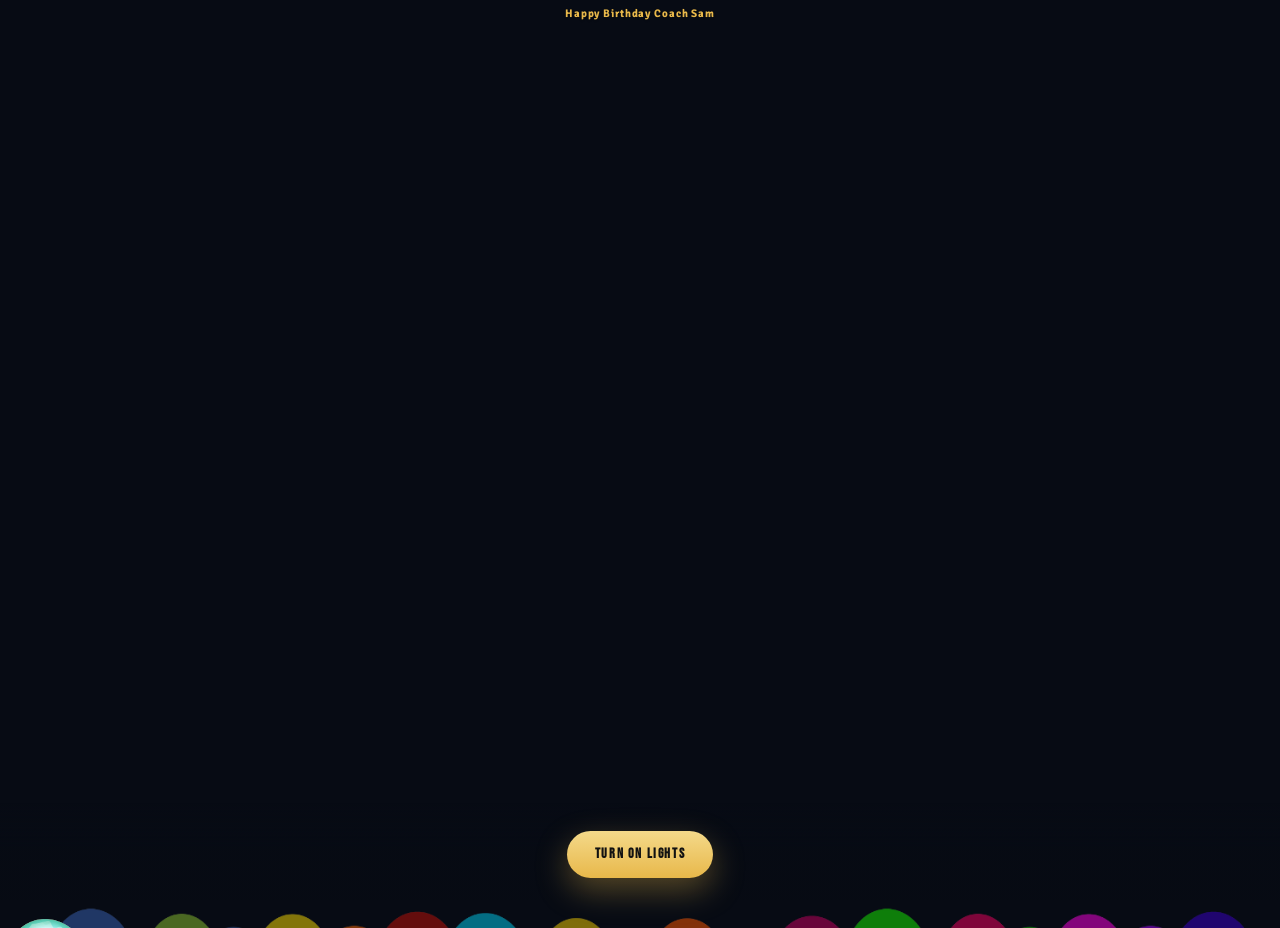
<file: coach/index1.html>
<!DOCTYPE html>
<html lang="en">
<head>
  <meta charset="UTF-8" />
  <meta http-equiv="refresh" content="0; url=index.html" />
  <title>Redirecting…</title>
  <script>location.replace('index.html');</script>
</head>
<body>
  <p><a href="index.html">Continue to Happy Birthday Coach Sam</a></p>
</body>
</html>
</file>
<file: styles.css>
:root {
  --bg: #09070f;
  --gold: #f0c36a;
  --gold-2: #ffe7b8;
  --cream: #fff6e8;
  --ink: #1a1208;
  --rose: #ff6b6b;
  --ember: #ff8a3d;
  --muted: rgba(255, 246, 232, 0.72);
  --font: "Outfit", system-ui, sans-serif;
  --display: "Fraunces", Georgia, serif;
}

* { box-sizing: border-box; }

html, body {
  margin: 0;
  height: 100%;
  min-height: 100dvh;
  background: var(--bg);
  color: var(--cream);
  font-family: var(--font);
  overflow: hidden;
}

button, a { -webkit-tap-highlight-color: transparent; }

#fx {
  position: fixed;
  inset: 0;
  width: 100%;
  height: 100%;
  z-index: 0;
  pointer-events: none;
}

.vignette {
  position: fixed;
  inset: 0;
  z-index: 1;
  pointer-events: none;
  background:
    radial-gradient(ellipse at 50% 0%, rgba(240, 195, 106, 0.08), transparent 42%),
    radial-gradient(ellipse at center, transparent 45%, rgba(0, 0, 0, 0.5) 100%);
}

.sr-only {
  position: absolute;
  width: 1px;
  height: 1px;
  padding: 0;
  margin: -1px;
  overflow: hidden;
  clip: rect(0, 0, 0, 0);
  border: 0;
}

#topbar {
  position: fixed;
  top: 0;
  left: 0;
  right: 0;
  z-index: 20;
  display: flex;
  justify-content: space-between;
  align-items: center;
  gap: 0.75rem;
  padding:
    max(0.85rem, env(safe-area-inset-top))
    max(0.85rem, env(safe-area-inset-right))
    0.35rem
    max(0.85rem, env(safe-area-inset-left));
  pointer-events: none;
}

#topbar p {
  margin: 0;
  letter-spacing: 0.22em;
  text-transform: uppercase;
  font-size: 0.68rem;
  color: rgba(255, 246, 232, 0.55);
}

#topbar button { pointer-events: auto; }

#topbar.is-hidden { opacity: 0; visibility: hidden; }

#skip, .text-btn {
  appearance: none;
  background: transparent;
  border: 0;
  color: rgba(255, 246, 232, 0.72);
  font-family: var(--font);
  font-size: clamp(0.62rem, 2.6vw, 0.75rem);
  letter-spacing: 0.08em;
  text-transform: uppercase;
  cursor: pointer;
  padding: 0.4rem 0;
  text-align: right;
}

#skip:hover, .text-btn:hover { color: var(--gold-2); }

#skip:focus-visible, .text-btn:focus-visible, .gold-btn:focus-visible {
  outline: 2px solid var(--gold-2);
  outline-offset: 3px;
}

.scene {
  position: fixed;
  inset: 0;
  z-index: 2;
  display: flex;
  flex-direction: column;
  align-items: center;
  justify-content: safe center;
  padding:
    max(4.4rem, calc(env(safe-area-inset-top) + 3.2rem))
    max(1rem, env(safe-area-inset-right))
    max(1.35rem, env(safe-area-inset-bottom))
    max(1rem, env(safe-area-inset-left));
  text-align: center;
  overflow-x: hidden;
  overflow-y: auto;
  -webkit-overflow-scrolling: touch;
}

#scene-cake, #scene-letter, #scene-reel, #scene-light {
  opacity: 0;
  visibility: hidden;
}

.kicker {
  margin: 0 0 0.85rem;
  letter-spacing: clamp(0.14em, 1.2vw, 0.32em);
  text-transform: uppercase;
  font-size: clamp(0.64rem, 2.4vw, 0.74rem);
  font-weight: 500;
  color: var(--gold);
}

h1, h2 {
  font-family: var(--display);
  font-weight: 500;
  margin: 0;
}

.line { display: block; }

.line-1 {
  font-style: italic;
  font-size: clamp(3rem, 16vw, 8.6rem);
  line-height: 0.84;
  color: #f6e2b8;
  text-shadow: 0 0 48px rgba(240, 195, 106, 0.28);
}

.line-2 {
  margin-top: 0.85rem;
  font-family: var(--font);
  font-weight: 500;
  font-style: normal;
  letter-spacing: clamp(0.08em, 0.6vw, 0.2em);
  text-transform: uppercase;
  font-size: clamp(0.7rem, 2.7vw, 1.2rem);
  color: rgba(255, 246, 232, 0.82);
}

.char {
  display: inline-block;
  will-change: transform;
}

.dek {
  max-width: 34rem;
  margin: 1.2rem auto 1.5rem;
  padding: 0 0.25rem;
  color: var(--muted);
  font-weight: 300;
  font-size: clamp(0.95rem, 2.8vw, 1.05rem);
  line-height: 1.6;
}

.gold-btn {
  appearance: none;
  border: 0;
  cursor: pointer;
  font-family: var(--font);
  font-weight: 600;
  letter-spacing: 0.16em;
  text-transform: uppercase;
  font-size: 0.78rem;
  color: var(--ink);
  background: linear-gradient(180deg, #fff0cf, #f0c36a 42%, #d99a45);
  padding: 0.95rem 1.35rem;
  max-width: calc(100vw - 2.5rem);
  min-height: 44px;
  border-radius: 999px;
  box-shadow:
    0 12px 32px rgba(217, 154, 69, 0.28),
    inset 0 1px 0 rgba(255, 255, 255, 0.75);
}

.gold-btn:hover { filter: brightness(1.05); }
.gold-btn:disabled {
  cursor: default;
  filter: grayscale(0.4) brightness(0.7);
  box-shadow: none;
}

#scene-cake {
  justify-content: flex-start;
  gap: clamp(0.35rem, 1.6vh, 1rem);
  padding-top: max(4rem, calc(env(safe-area-inset-top) + 2.8rem));
  padding-bottom: max(0.8rem, env(safe-area-inset-bottom));
  background: radial-gradient(ellipse at 50% 78%, rgba(255, 150, 50, 0.16), transparent 46%);
  user-select: none;
  touch-action: pan-y;
}

.lights {
  width: min(920px, 100%);
  display: flex;
  justify-content: space-between;
  align-items: flex-start;
  padding: 0 0.5rem;
  position: relative;
}

.lights::before {
  content: "";
  position: absolute;
  left: 2%;
  right: 2%;
  top: 0;
  height: 2px;
  background: rgba(255, 246, 232, 0.28);
}

.lights i {
  width: 12px;
  height: 16px;
  margin-top: 8px;
  border-radius: 50% 50% 46% 46%;
  background: #2a241c;
  position: relative;
  will-change: transform;
}

.lights i::before {
  content: "";
  position: absolute;
  left: 50%;
  top: -8px;
  width: 2px;
  height: 8px;
  background: rgba(255, 246, 232, 0.35);
  transform: translateX(-50%);
}

.lights i:nth-child(4n + 1).lit { background: #ffd56a; box-shadow: 0 0 16px #ffd56a; }
.lights i:nth-child(4n + 2).lit { background: #ff8f8f; box-shadow: 0 0 16px #ff8f8f; }
.lights i:nth-child(4n + 3).lit { background: #fff1cf; box-shadow: 0 0 16px #fff1cf; }
.lights i:nth-child(4n).lit { background: #ff9a4a; box-shadow: 0 0 16px #ff9a4a; }

.balloons {
  display: flex;
  justify-content: center;
  width: 100%;
  gap: clamp(6px, 2.2vw, 28px);
  min-height: 0;
}

.balloon {
  position: relative;
  width: clamp(48px, 16vw, 74px);
  height: clamp(60px, 19vw, 90px);
  border-radius: 50% 50% 48% 48% / 42% 42% 58% 58%;
  will-change: transform;
  flex: none;
}

.balloon span {
  position: absolute;
  inset: 0 0 8px;
  display: grid;
  place-items: center;
  font-size: clamp(0.46rem, 2vw, 0.62rem);
  font-weight: 600;
  letter-spacing: 0.04em;
  text-transform: uppercase;
  color: #2a160c;
}

.balloon::before {
  content: "";
  position: absolute;
  width: 14px;
  height: 16px;
  left: 16px;
  top: 16px;
  border-radius: 50%;
  background: rgba(255, 255, 255, 0.38);
  transform: rotate(24deg);
}

.balloon::after {
  content: "";
  position: absolute;
  left: 50%;
  top: calc(100% - 2px);
  width: 1.5px;
  height: 42px;
  background: rgba(255, 246, 232, 0.45);
}

.b1 { background: radial-gradient(circle at 35% 30%, #ffe1a8, #f0b14a 62%, #d4892e); }
.b2 { background: radial-gradient(circle at 35% 30%, #ffc9c9, #ff7d7d 62%, #e25555); }
.b3 { background: radial-gradient(circle at 35% 30%, #fff8ec, #f3ddb0 62%, #e2c48a); }
.b4 { background: radial-gradient(circle at 35% 30%, #ffd0ae, #ff8a3d 62%, #e06a22); }

.cake-stage {
  flex: 1 0 auto;
  width: 100%;
  display: grid;
  place-items: end center;
  min-height: min-content;
}

#scene-cake > * { flex-shrink: 0; }

.cake {
  position: relative;
  width: min(280px, calc(100vw - 3.25rem));
  padding-bottom: 18px;
  will-change: transform;
}

.glow {
  position: absolute;
  left: 50%;
  top: 18%;
  width: 240px;
  height: 240px;
  transform: translate(-50%, -40%);
  background: radial-gradient(circle, rgba(255, 170, 60, 0.55), rgba(255, 120, 40, 0.05) 58%, transparent 70%);
  opacity: 0;
  pointer-events: none;
  filter: blur(2px);
}

.tier {
  position: relative;
  margin: 0 auto;
  border-radius: 10px;
}

.tier.top {
  width: 60%;
  height: clamp(54px, 16vw, 72px);
  background: linear-gradient(#8d4e34, #6d3826);
  z-index: 3;
}

.tier.mid {
  width: 76%;
  height: clamp(58px, 18vw, 78px);
  margin-top: -6px;
  background: linear-gradient(#a25b3d, #7a3e2a);
  z-index: 2;
}

.tier.base {
  width: 93%;
  height: clamp(64px, 20vw, 86px);
  margin-top: -6px;
  background: linear-gradient(#6b3424, #4a2418);
  border-radius: 12px;
  z-index: 1;
}

.frost {
  position: absolute;
  left: -6px;
  right: -6px;
  top: -12px;
  height: 28px;
  background: #f7f1ea;
  border-radius: 40px 40px 12px 12px;
}

.drips span {
  position: absolute;
  top: 18px;
  width: 14px;
  background: #f7f1ea;
  border-radius: 0 0 12px 12px;
  transform-origin: top center;
  will-change: transform;
}

.drips span:nth-child(1) { left: 10%; height: 22px; }
.drips span:nth-child(2) { left: 28%; height: 34px; }
.drips span:nth-child(3) { left: 48%; height: 18px; }
.drips span:nth-child(4) { left: 66%; height: 30px; }
.drips span:nth-child(5) { left: 82%; height: 16px; }

.band {
  position: absolute;
  left: 0;
  right: 0;
  top: 42%;
  height: 12px;
  background: rgba(247, 241, 234, 0.55);
}

.band.cream { top: 38%; height: 14px; background: rgba(240, 195, 106, 0.7); }

.sprinkles {
  position: absolute;
  inset: 10px 12px auto;
  height: 18px;
  background:
    radial-gradient(circle at 10% 50%, #f0c36a 2px, transparent 2.5px),
    radial-gradient(circle at 28% 30%, #fff 2px, transparent 2.5px),
    radial-gradient(circle at 46% 60%, #ff8f8f 2px, transparent 2.5px),
    radial-gradient(circle at 64% 40%, #f0c36a 2px, transparent 2.5px),
    radial-gradient(circle at 82% 55%, #fff 2px, transparent 2.5px);
}

.candles {
  position: absolute;
  left: 8px;
  right: 8px;
  bottom: calc(100% - 8px);
  height: 120px;
  z-index: 4;
}

.candle {
  position: absolute;
  left: var(--x);
  bottom: 0;
  height: var(--h);
  width: 16px;
  margin-left: -8px;
  display: flex;
  flex-direction: column;
  align-items: center;
  justify-content: flex-end;
  will-change: transform;
}

.wax {
  width: 12px;
  flex: 1;
  background: linear-gradient(#fffdf8, #f0e0c0 70%, #e7d3ad);
  border-radius: 3px 3px 2px 2px;
  position: relative;
  box-shadow: inset -2px 0 0 rgba(180, 140, 80, 0.25);
}

.wax::before {
  content: "";
  position: absolute;
  top: -7px;
  left: 50%;
  width: 2px;
  height: 8px;
  background: #2a2118;
  transform: translateX(-50%);
}

.flame {
  width: 22px;
  height: 40px;
  margin-bottom: -8px;
  border-radius: 50% 50% 46% 46% / 58% 58% 42% 42%;
  background: radial-gradient(circle at 50% 78%, #fff8e4 0%, #ffe08a 26%, #ff9a2a 58%, rgba(255, 70, 0, 0) 74%);
  box-shadow: 0 0 18px 8px rgba(255, 150, 40, 0.45);
  position: relative;
  opacity: 0;
  transform: scale(0);
  transform-origin: 50% 100%;
  will-change: transform, opacity;
  z-index: 2;
}

.flame::after {
  content: "";
  position: absolute;
  left: 50%;
  bottom: 4px;
  width: 9px;
  height: 18px;
  transform: translateX(-50%);
  border-radius: 50% 50% 40% 40%;
  background: radial-gradient(circle at 50% 70%, #fff, #ffe9a8 45%, rgba(255, 210, 90, 0) 72%);
}

.plate {
  width: min(108%, calc(100vw - 2.2rem));
  height: 18px;
  margin: 8px auto 0;
  border-radius: 50%;
  background: radial-gradient(ellipse at center, #d9d3cc, #8d8680 70%, #5c564f);
  box-shadow: 0 16px 30px rgba(0, 0, 0, 0.35);
}

.wish-ui, .wish-done {
  min-height: 92px;
  display: grid;
  justify-items: center;
  align-content: center;
}

.wish-done { position: absolute; bottom: 1.3rem; opacity: 0; visibility: hidden; }

.wish-done p, .wish-note {
  margin: 0;
  letter-spacing: 0.2em;
  text-transform: uppercase;
  font-size: 0.72rem;
  color: var(--gold);
}

.wish-done h2 {
  font-style: italic;
  font-size: clamp(2.4rem, 7vw, 4rem);
  color: var(--cream);
}

#blow {
  appearance: none;
  width: 92px;
  height: 92px;
  border-radius: 50%;
  border: 0;
  background: rgba(255, 246, 232, 0.04);
  color: var(--cream);
  cursor: pointer;
  position: relative;
  font-family: var(--font);
}

#blow svg {
  position: absolute;
  inset: 0;
  width: 100%;
  height: 100%;
}

#blow .ring-bg {
  fill: none;
  stroke: rgba(255, 246, 232, 0.16);
  stroke-width: 3;
}

#ring {
  fill: none;
  stroke: var(--gold);
  stroke-width: 3;
  stroke-linecap: round;
  stroke-dasharray: 188.5;
  stroke-dashoffset: 188.5;
  transform: rotate(-90deg);
  transform-origin: 36px 36px;
}

#blow span {
  position: relative;
  font-size: 0.62rem;
  letter-spacing: 0.12em;
  text-transform: uppercase;
  line-height: 1.2;
}

.wish-note { margin-top: 0.35rem; }

.letter {
  width: min(640px, 100%);
  text-align: left;
  max-height: calc(100dvh - 5.5rem);
  overflow: auto;
  padding-bottom: 1rem;
}

.letter h2 {
  font-size: clamp(2.4rem, 6vw, 4rem);
  line-height: 0.95;
  font-style: italic;
  color: #f6e2b8;
}

.rule {
  width: 64px;
  height: 2px;
  margin: 1.1rem 0 1.25rem;
  background: linear-gradient(90deg, var(--gold), transparent);
}

.letter p {
  font-size: clamp(0.98rem, 2.8vw, 1.05rem);
  line-height: 1.7;
  color: rgba(255, 246, 232, 0.9);
  font-weight: 300;
  margin: 0 0 1rem;
}

.letter .bless {
  margin-bottom: 0.72rem;
}

.letter em {
  color: #f6e2b8;
  font-style: italic;
}

.letter .birthday-line {
  margin-top: 1.4rem;
  font-family: var(--display);
  font-style: italic;
  font-size: clamp(1.25rem, 3.5vw, 1.55rem);
  line-height: 1.35;
  color: #f6e2b8;
}

.letter .birthday-line strong {
  font-weight: 500;
}

.letter .keep {
  margin: 0.15rem 0;
  font-family: var(--display);
  font-style: italic;
  font-size: 1.12rem;
  color: var(--gold-2);
}

.letter .kicker { text-align: left; }

.sign {
  font-family: var(--display);
  font-style: italic;
  color: var(--gold) !important;
  font-size: 1.25rem !important;
  text-align: right;
  margin-top: 1.25rem !important;
}

#openReel { display: block; margin: 1.25rem auto 0.4rem; }

#scene-letter {
  justify-content: flex-start;
}

#scene-reel {
  justify-content: flex-start;
  gap: 0.35rem;
  overflow: hidden;
  padding-bottom: 1.2rem;
}

#scene-light {
  padding: 0;
  display: block;
  overflow: hidden;
  background: #07060c;
}

#playfield {
  position: absolute;
  inset: 0;
  width: 100%;
  height: 100%;
  touch-action: none;
}

.light-hud {
  position: absolute;
  top: 0;
  left: 0;
  right: 0;
  z-index: 5;
  display: flex;
  justify-content: space-between;
  padding:
    max(0.9rem, env(safe-area-inset-top))
    max(1rem, env(safe-area-inset-right))
    0
    max(1rem, env(safe-area-inset-left));
  pointer-events: none;
}

.light-hud[hidden] { display: none; }

.light-hud span {
  display: block;
  letter-spacing: 0.18em;
  text-transform: uppercase;
  font-size: 0.62rem;
  color: rgba(255, 246, 232, 0.55);
}

.light-hud strong {
  font-family: var(--display);
  font-size: clamp(1.4rem, 5vw, 1.8rem);
  font-weight: 500;
}

#hudLives {
  display: flex;
  gap: 6px;
  margin-top: 6px;
}

#hudLives em {
  width: 10px;
  height: 16px;
  border-radius: 50% 50% 45% 45%;
  background: radial-gradient(circle at 50% 70%, #fff1c4, #ff9a2a 60%, transparent 72%);
  box-shadow: 0 0 8px rgba(255, 160, 50, 0.8);
}

#hudLives em.off {
  opacity: 0.18;
  filter: grayscale(1);
  box-shadow: none;
}

.light-card {
  position: absolute;
  inset: 0;
  z-index: 6;
  display: flex;
  flex-direction: column;
  align-items: center;
  justify-content: center;
  gap: 0.35rem;
  padding: 1.5rem;
  text-align: center;
  background:
    radial-gradient(ellipse at 50% 18%, rgba(240, 195, 106, 0.18), transparent 48%),
    rgba(7, 6, 12, 0.55);
}

.light-card[hidden] { display: none; }

.light-card h2 {
  font-style: italic;
  font-size: clamp(3rem, 12vw, 6rem);
  line-height: 0.9;
  color: #f6e2b8;
}

.light-card p {
  max-width: 26rem;
  margin: 0 0 0.8rem;
  color: var(--muted);
  font-weight: 300;
}

.light-card .gold-btn { margin-top: 0.35rem; }

.light-score {
  font-family: var(--display);
  font-size: clamp(3.2rem, 12vw, 5rem) !important;
  color: var(--cream) !important;
  line-height: 1;
  margin: 0.2rem 0 0.8rem !important;
}

.film {
  width: 100%;
  flex: 1;
  min-height: 0;
  overflow-x: auto;
  overflow-y: hidden;
  display: flex;
  align-items: center;
}

.track {
  display: flex;
  align-items: center;
  gap: 14px;
  width: max-content;
  padding: 0 1.2rem 0.4rem;
}

.shot {
  border: 0;
  padding: 0;
  background: #140f0c;
  border-radius: 18px;
  overflow: hidden;
  cursor: pointer;
  flex: none;
  box-shadow: 0 18px 40px rgba(0, 0, 0, 0.35);
}

.shot img,
.shot.vid {
  display: block;
  height: min(52dvh, 520px);
  width: auto;
  max-width: min(78vw, 440px);
  object-fit: cover;
}

.shot.vid {
  width: min(72vw, 320px);
  background: #000;
  cursor: default;
}

.reel-actions {
  display: flex;
  flex-direction: column;
  align-items: center;
  gap: 0.2rem;
}

#lightbox {
  position: fixed;
  inset: 0;
  z-index: 40;
  background: rgba(6, 4, 8, 0.94);
  display: grid;
  place-items: center;
  padding:
    max(3.2rem, calc(env(safe-area-inset-top) + 2.4rem))
    max(1rem, env(safe-area-inset-right))
    max(1.2rem, env(safe-area-inset-bottom))
    max(1rem, env(safe-area-inset-left));
}

#lightbox[hidden] { display: none; }

#lightbox img {
  max-width: min(1100px, 100%);
  max-height: 86vh;
  object-fit: contain;
  border-radius: 12px;
}

#lightboxClose {
  position: absolute;
  top: 1rem;
  right: 1rem;
}

@media (max-width: 640px) {
  .dek { margin: 0.85rem auto 1.1rem; }
  .balloon::before { width: 10px; height: 12px; left: 12px; top: 12px; }
  .shot img, .shot.vid { height: min(46dvh, 420px); }
  #blow { width: 80px; height: 80px; }
  .wish-ui, .wish-done { min-height: 76px; }
}

@media (max-height: 740px) {
  .line-1 { font-size: clamp(2.7rem, 12vw, 5.2rem); }
  .dek { margin: 0.55rem auto 0.85rem; }
  .scene { padding-top: max(3.2rem, calc(env(safe-area-inset-top) + 2.4rem)); }
  .balloon::after { height: 22px; }
  #scene-cake { padding-top: max(3.1rem, calc(env(safe-area-inset-top) + 2.2rem)); }
  .shot img, .shot.vid { height: min(40dvh, 360px); }
  .candles { height: 96px; }
}

@media (max-height: 520px) {
  .line-1 { font-size: clamp(2.2rem, 9vh, 3.4rem); }
  .line-2 { margin-top: 0.35rem; }
  .kicker { margin-bottom: 0.35rem; }
  .dek { font-size: 0.88rem; line-height: 1.4; margin: 0.4rem auto 0.7rem; }
  .balloon { width: 44px; height: 54px; }
  .balloon::after { height: 12px; }
  .lights i { width: 9px; height: 12px; }
}

@media (prefers-reduced-motion: reduce) {
  .film { scroll-behavior: auto; }
}
</file>
<file: coach/stylesheet.css>
body {
	/*background-color: #FFDAB9;	*/
	background-color: #0b1220;
	-webkit-transition:background-color linear 5s;
	-moz-transition:background-color linear 5s;
	-o-transition:background-color linear 5s;
	-ms-transition:background-color linear 5s;
	transition:background-color linear 5s;
	overflow-x:hidden;
}
.container {
	display: none;
}
.peach {
	background-color: #1a2435;
	background-image:
		radial-gradient(ellipse at top, rgba(255, 180, 90, 0.35), transparent 55%),
		linear-gradient(180deg, #2a1f18 0%, #1a2435 100%);
}
.peach-after {
	animation: none;
	background-color: #1a2435;
	background-image:
		radial-gradient(ellipse at top, rgba(255, 190, 100, 0.4), transparent 50%),
		radial-gradient(circle at 20% 80%, rgba(80, 140, 200, 0.15), transparent 40%),
		linear-gradient(180deg, #2c2118 0%, #152033 100%);
}

@-webkit-keyframes peach_alive {
	0%{
		background-color: #FFDAB9;
	}
	25%{
		background-color: #FFE4B5;
	}
	50%{
		background-color: #FFDAB9;
	}
	75%{
		background-color: #FFEFD5;
	}
	100%{
		background-color: #FFDAB9;
	}
}
@-moz-keyframes peach_alive {
	0%{
		background-color: #FFDAB9;
	}
	25%{
		background-color: #FFE4B5;
	}
	50%{
		background-color: #FFDAB9;
	}
	75%{
		background-color: #FFEFD5;
	}
	100%{
		background-color: #FFDAB9;
	}
}

@-o-keyframes peach_alive {
	0%{
		background-color: #FFDAB9;
	}
	25%{
		background-color: #FFE4B5;
	}
	50%{
		background-color: #FFDAB9;
	}
	75%{
		background-color: #FFEFD5;
	}
	100%{
		background-color: #FFDAB9;
	}
}

@-ms-keyframes peach_alive {
	0%{
		background-color: #FFDAB9;
	}
	25%{
		background-color: #FFE4B5;
	}
	50%{
		background-color: #FFDAB9;
	}
	75%{
		background-color: #FFEFD5;
	}
	100%{
		background-color: #FFDAB9;
	}
}

@keyframes peach_alive {
	0%{
		background-color: #FFDAB9;
	}
	25%{
		background-color: #FFE4B5;
	}
	50%{
		background-color: #FFDAB9;
	}
	75%{
		background-color: #FFEFD5;
	}
	100%{
		background-color: #FFDAB9;
	}
}


.bulb {
	width: 50px;
	height: 50px;
	margin: auto;
	background-repeat: no-repeat no-repeat;
	background-position:center 0px;
	background-size: 50px 50px;
}

.bulb-holder {
	height: 70px;
}

.bulb-glow-yellow {
	background-image: url('bulb_yellow.png');
	-webkit-animation: bulb_glow_yellow linear 5s;
	-moz-animation: bulb_glow_yellow linear 5s;
	-o-animation: bulb_glow_yellow linear 5s;
	-ms-animation: bulb_glow_yellow linear 5s;
	animation: bulb_glow_yellow linear 5s;
}

@-webkit-keyframes bulb_glow_yellow {
	0%{
		background-image: url('bulb.png');
		opacity: 0;
	}
	50%{
		opacity: 1;
	}
	100%{
		background-image: url('bulb_yellow.png');
		opacity: 1;
	}
}
@-moz-keyframes bulb_glow_yellow {
	0%{
		background-image: url('bulb.png');
		opacity: 0;
	}
	50%{
		opacity: 1;
	}
	100%{
		background-image: url('bulb_yellow.png');
		opacity: 1;
	}
}
@-o-keyframes bulb_glow_yellow {
	0%{
		background-image: url('bulb.png');
		opacity: 0;
	}
	50%{
		opacity: 1;
	}
	100%{
		background-image: url('bulb_yellow.png');
		opacity: 1;
	}
}
@-ms-keyframes bulb_glow_yellow {
	0%{
		background-image: url('bulb.png');
		opacity: 0;
	}
	50%{
		opacity: 1;
	}
	100%{
		background-image: url('bulb_yellow.png');
		opacity: 1;
	}
}
@keyframes bulb_glow_yellow {
	0%{
		background-image: url('bulb.png');
		opacity: 0;
	}
	50%{
		opacity: 1;
	}
	100%{
		background-image: url('bulb_yellow.png');
		opacity: 1;
	}
}

.bulb-glow-red {
	background-image: url('bulb_red.png');
	-webkit-animation: bulb_glow_red linear 5s;
	-moz-animation: bulb_glow_red linear 5s;
	-o-animation: bulb_glow_red linear 5s;
	-ms-animation: bulb_glow_red linear 5s;
	animation: bulb_glow_red linear 5s;
}

@-webkit-keyframes bulb_glow_red {
	0%{
		background-image: url('bulb.png');
		opacity: 0;
	}
	50%{
		opacity: 1;
	}
	100%{
		background-image: url('bulb_red.png');
		opacity: 1;
	}
}
@-moz-keyframes bulb_glow_red {
	0%{
		background-image: url('bulb.png');
		opacity: 0;
	}
	50%{
		opacity: 1;
	}
	100%{
		background-image: url('bulb_red.png');
		opacity: 1;
	}
}
@-o-keyframes bulb_glow_red {
	0%{
		background-image: url('bulb.png');
		opacity: 0;
	}
	50%{
		opacity: 1;
	}
	100%{
		background-image: url('bulb_red.png');
		opacity: 1;
	}
}
@-ms-keyframes bulb_glow_red {
	0%{
		background-image: url('bulb.png');
		opacity: 0;
	}
	50%{
		opacity: 1;
	}
	100%{
		background-image: url('bulb_red.png');
		opacity: 1;
	}
}
@keyframes bulb_glow_red {
	0%{
		background-image: url('bulb.png');
		opacity: 0;
	}
	50%{
		opacity: 1;
	}
	100%{
		background-image: url('bulb_red.png');
		opacity: 1;
	}
}
.bulb-glow-blue {
	background-image: url('bulb_blue.png');
	-webkit-animation: bulb_glow_blue linear 5s;
	-moz-animation: bulb_glow_blue linear 5s;
	-o-animation: bulb_glow_blue linear 5s;
	-ms-animation: bulb_glow_blue linear 5s;
	animation: bulb_glow_blue linear 5s;
}

@-webkit-keyframes bulb_glow_blue {
	0%{
		background-image: url('bulb.png');
		opacity: 0;
	}
	50%{
		opacity: 1;
	}
	100%{
		background-image: url('bulb_blue.png');
		opacity: 1;
	}
}
@-moz-keyframes bulb_glow_blue {
	0%{
		background-image: url('bulb.png');
		opacity: 0;
	}
	50%{
		opacity: 1;
	}
	100%{
		background-image: url('bulb_blue.png');
		opacity: 1;
	}
}
@-o-keyframes bulb_glow_blue {
	0%{
		background-image: url('bulb.png');
		opacity: 0;
	}
	50%{
		opacity: 1;
	}
	100%{
		background-image: url('bulb_blue.png');
		opacity: 1;
	}
}
@-ms-keyframes bulb_glow_blue {
	0%{
		background-image: url('bulb.png');
		opacity: 0;
	}
	50%{
		opacity: 1;
	}
	100%{
		background-image: url('bulb_blue.png');
		opacity: 1;
	}
}
@keyframes bulb_glow_blue {
	0%{
		background-image: url('bulb.png');
		opacity: 0;
	}
	50%{
		opacity: 1;
	}
	100%{
		background-image: url('bulb_blue.png');
		opacity: 1;
	}
}

.bulb-glow-green {
	background-image: url('bulb_green.png');
	-webkit-animation: bulb_glow_green linear 5s;
	-moz-animation: bulb_glow_green linear 5s;
	-o-animation: bulb_glow_green linear 5s;
	-ms-animation: bulb_glow_green linear 5s;
	animation: bulb_glow_green linear 5s;
}

@-webkit-keyframes bulb_glow_green {
	0%{
		background-image: url('bulb.png');
		opacity: 0;
	}
	50%{
		opacity: 1;
	}
	100%{
		background-image: url('bulb_green.png');
		opacity: 1;
	}
}
@-moz-keyframes bulb_glow_green {
	0%{
		background-image: url('bulb.png');
		opacity: 0;
	}
	50%{
		opacity: 1;
	}
	100%{
		background-image: url('bulb_green.png');
		opacity: 1;
	}
}
@-o-keyframes bulb_glow_green {
	0%{
		background-image: url('bulb.png');
		opacity: 0;
	}
	50%{
		opacity: 1;
	}
	100%{
		background-image: url('bulb_green.png');
		opacity: 1;
	}
}
@-ms-keyframes bulb_glow_green {
	0%{
		background-image: url('bulb.png');
		opacity: 0;
	}
	50%{
		opacity: 1;
	}
	100%{
		background-image: url('bulb_green.png');
		opacity: 1;
	}
}
@keyframes bulb_glow_green {
	0%{
		background-image: url('bulb.png');
		opacity: 0;
	}
	50%{
		opacity: 1;
	}
	100%{
		background-image: url('bulb_green.png');
		opacity: 1;
	}
}

.bulb-glow-pink {
	background-image: url('bulb_pink.png');
	-webkit-animation: bulb_glow_pink linear 5s;
	-moz-animation: bulb_glow_pink linear 5s;
	-o-animation: bulb_glow_pink linear 5s;
	-ms-animation: bulb_glow_pink linear 5s;
	animation: bulb_glow_pink linear 5s;
}

@-webkit-keyframes bulb_glow_pink {
	0%{
		background-image: url('bulb.png');
		opacity: 0;
	}
	50%{
		opacity: 1;
	}
	100%{
		background-image: url('bulb_pink.png');
		opacity: 1;
	}
}
@-moz-keyframes bulb_glow_pink {
	0%{
		background-image: url('bulb.png');
		opacity: 0;
	}
	50%{
		opacity: 1;
	}
	100%{
		background-image: url('bulb_pink.png');
		opacity: 1;
	}
}
@-o-keyframes bulb_glow_pink {
	0%{
		background-image: url('bulb.png');
		opacity: 0;
	}
	50%{
		opacity: 1;
	}
	100%{
		background-image: url('bulb_pink.png');
		opacity: 1;
	}
}
@-ms-keyframes bulb_glow_pink {
	0%{
		background-image: url('bulb.png');
		opacity: 0;
	}
	50%{
		opacity: 1;
	}
	100%{
		background-image: url('bulb_pink.png');
		opacity: 1;
	}
}
@keyframes bulb_glow_pink {
	0%{
		background-image: url('bulb.png');
		opacity: 0;
	}
	50%{
		opacity: 1;
	}
	100%{
		background-image: url('bulb_pink.png');
		opacity: 1;
	}
}

.bulb-glow-orange {
	background-image: url('bulb_orange.png');
	-webkit-animation: bulb_glow_orange linear 5s;
	-moz-animation: bulb_glow_orange linear 5s;
	-o-animation: bulb_glow_orange linear 5s;
	-ms-animation: bulb_glow_orange linear 5s;
	animation: bulb_glow_orange linear 5s;
}

@-webkit-keyframes bulb_glow_orange {
	0%{
		background-image: url('bulb.png');
		opacity: 0;
	}
	50%{
		opacity: 1;
	}
	100%{
		background-image: url('bulb_orange.png');
		opacity: 1;
	}
}
@-moz-keyframes bulb_glow_orange {
	0%{
		background-image: url('bulb.png');
		opacity: 0;
	}
	50%{
		opacity: 1;
	}
	100%{
		background-image: url('bulb_orange.png');
		opacity: 1;
	}
}
@-o-keyframes bulb_glow_orange {
	0%{
		background-image: url('bulb.png');
		opacity: 0;
	}
	50%{
		opacity: 1;
	}
	100%{
		background-image: url('bulb_orange.png');
		opacity: 1;
	}
}
@-ms-keyframes bulb_glow_orange {
	0%{
		background-image: url('bulb.png');
		opacity: 0;
	}
	50%{
		opacity: 1;
	}
	100%{
		background-image: url('bulb_orange.png');
		opacity: 1;
	}
}
@keyframes bulb_glow_orange {
	0%{
		background-image: url('bulb.png');
		opacity: 0;
	}
	50%{
		opacity: 1;
	}
	100%{
		background-image: url('bulb_orange.png');
		opacity: 1;
	}
}


/*after music*/
.bulb-glow-yellow-after {
	background-image: url('bulb_yellow.png');
	-webkit-animation: bulb_glow_yellow_after linear 1s infinite;
	-moz-animation: bulb_glow_yellow_after linear 1s infinite;
	-o-animation: bulb_glow_yellow_after linear 1s infinite;
	-ms-animation: bulb_glow_yellow_after linear 1s infinite;
	animation: bulb_glow_yellow_after linear 1s infinite;
}

@-webkit-keyframes bulb_glow_yellow_after {
	0%{
		background-image: url('bulb.png');
	}
	50%{
		background-image: url('bulb_yellow.png');
	}
	100%{
		background-image: url('bulb.png');
	}
}
@-moz-keyframes bulb_glow_yellow_after {
	0%{
		background-image: url('bulb.png');
	}
	50%{
		background-image: url('bulb_yellow.png');
	}
	100%{
		background-image: url('bulb.png');
	}
}
@-o-keyframes bulb_glow_yellow_after {
	0%{
		background-image: url('bulb.png');
	}
	50%{
		background-image: url('bulb_yellow.png');
	}
	100%{
		background-image: url('bulb.png');
	}
}
@-ms-keyframes bulb_glow_yellow_after {
	0%{
		background-image: url('bulb.png');
	}
	50%{
		background-image: url('bulb_yellow.png');
	}
	100%{
		background-image: url('bulb.png');
	}
}
@keyframes bulb_glow_yellow_after {
	0%{
		background-image: url('bulb.png');
	}
	50%{
		background-image: url('bulb_yellow.png');
	}
	100%{
		background-image: url('bulb.png');
	}
}

.bulb-glow-red-after {
	background-image: url('bulb_red.png');
	-webkit-animation: bulb_glow_red_after linear 1.2s infinite;
	-moz-animation: bulb_glow_red_after linear 1.2s infinite;
	-o-animation: bulb_glow_red_after linear 1.2s infinite;
	-ms-animation: bulb_glow_red_after linear 1.2s infinite;
	animation: bulb_glow_red_after linear 1.2s infinite;
}

@-webkit-keyframes bulb_glow_red_after {
	0%{
		background-image: url('bulb.png');
	}
	50%{
		background-image: url('bulb_red.png');
	}
	100%{
		background-image: url('bulb.png');
	}
}
@-moz-keyframes bulb_glow_red_after {
	0%{
		background-image: url('bulb.png');
	}
	50%{
		background-image: url('bulb_red.png');
	}
	100%{
		background-image: url('bulb.png');
	}
}
@-o-keyframes bulb_glow_red_after {
	0%{
		background-image: url('bulb.png');
	}
	50%{
		background-image: url('bulb_red.png');
	}
	100%{
		background-image: url('bulb.png');
	}
}
@-ms-keyframes bulb_glow_red_after {
	0%{
		background-image: url('bulb.png');
	}
	50%{
		background-image: url('bulb_red.png');
	}
	100%{
		background-image: url('bulb.png');
	}
}
@keyframes bulb_glow_red_after {
	0%{
		background-image: url('bulb.png');
	}
	50%{
		background-image: url('bulb_red.png');
	}
	100%{
		background-image: url('bulb.png');
	}
}

.bulb-glow-blue-after {
	background-image: url('bulb_blue.png');
	-webkit-animation: bulb_glow_blue_after linear 1.4s infinite;
	-moz-animation: bulb_glow_blue_after linear 1.4s infinite;
	-o-animation: bulb_glow_blue_after linear 1.4s infinite;
	-ms-animation: bulb_glow_blue_after linear 1.4s infinite;
	animation: bulb_glow_blue_after linear 1.4s infinite;
}

@-webkit-keyframes bulb_glow_blue_after {
	0%{
		background-image: url('bulb.png');
	}
	50%{
		background-image: url('bulb_blue.png');
	}
	100%{
		background-image: url('bulb.png');
	}
}
@-moz-keyframes bulb_glow_blue_after {
	0%{
		background-image: url('bulb.png');
	}
	50%{
		background-image: url('bulb_blue.png');
	}
	100%{
		background-image: url('bulb.png');
	}
}
@-o-keyframes bulb_glow_blue_after {
	0%{
		background-image: url('bulb.png');
	}
	50%{
		background-image: url('bulb_blue.png');
	}
	100%{
		background-image: url('bulb.png');
	}
}
@-ms-keyframes bulb_glow_blue_after {
	0%{
		background-image: url('bulb.png');
	}
	50%{
		background-image: url('bulb_blue.png');
	}
	100%{
		background-image: url('bulb.png');
	}
}
@keyframes bulb_glow_blue_after {
	0%{
		background-image: url('bulb.png');
	}
	50%{
		background-image: url('bulb_blue.png');
	}
	100%{
		background-image: url('bulb.png');
	}
}
.bulb-glow-green-after {
	background-image: url('bulb_green.png');
	-webkit-animation: bulb_glow_green_after linear 1.8s infinite;
	-moz-animation: bulb_glow_green_after linear 1.8s infinite;
	-o-animation: bulb_glow_green_after linear 1.8s infinite;
	-ms-animation: bulb_glow_green_after linear 1.8s infinite;
	animation: bulb_glow_green_after linear 1.8s infinite;
}

@-webkit-keyframes bulb_glow_green_after {
	0%{
		background-image: url('bulb.png');
	}
	50%{
		background-image: url('bulb_green.png');
	}
	100%{
		background-image: url('bulb.png');
	}
}

@-moz-keyframes bulb_glow_green_after {
	0%{
		background-image: url('bulb.png');
	}
	50%{
		background-image: url('bulb_green.png');
	}
	100%{
		background-image: url('bulb.png');
	}
}
@-o-keyframes bulb_glow_green_after {
	0%{
		background-image: url('bulb.png');
	}
	50%{
		background-image: url('bulb_green.png');
	}
	100%{
		background-image: url('bulb.png');
	}
}
@-ms-keyframes bulb_glow_green_after {
	0%{
		background-image: url('bulb.png');
	}
	50%{
		background-image: url('bulb_green.png');
	}
	100%{
		background-image: url('bulb.png');
	}
}
@keyframes bulb_glow_green_after {
	0%{
		background-image: url('bulb.png');
	}
	50%{
		background-image: url('bulb_green.png');
	}
	100%{
		background-image: url('bulb.png');
	}
}
.bulb-glow-pink-after {
	background-image: url('bulb_pink.png');
	-webkit-animation: bulb_glow_pink_after linear 2s infinite;
	-moz-animation: bulb_glow_pink_after linear 2s infinite;
	-o-animation: bulb_glow_pink_after linear 2s infinite;
	-ms-animation: bulb_glow_pink_after linear 2s infinite;
	animation: bulb_glow_pink_after linear 2s infinite;
}

@-webkit-keyframes bulb_glow_pink_after {
	0%{
		background-image: url('bulb.png');
	}
	50%{
		background-image: url('bulb_pink.png');
	}
	100%{
		background-image: url('bulb.png');
	}
}
@-moz-keyframes bulb_glow_pink_after {
	0%{
		background-image: url('bulb.png');
	}
	50%{
		background-image: url('bulb_pink.png');
	}
	100%{
		background-image: url('bulb.png');
	}
}
@-o-keyframes bulb_glow_pink_after {
	0%{
		background-image: url('bulb.png');
	}
	50%{
		background-image: url('bulb_pink.png');
	}
	100%{
		background-image: url('bulb.png');
	}
}
@-ms-keyframes bulb_glow_pink_after {
	0%{
		background-image: url('bulb.png');
	}
	50%{
		background-image: url('bulb_pink.png');
	}
	100%{
		background-image: url('bulb.png');
	}
}
@keyframes bulb_glow_pink_after {
	0%{
		background-image: url('bulb.png');
	}
	50%{
		background-image: url('bulb_pink.png');
	}
	100%{
		background-image: url('bulb.png');
	}
}
.bulb-glow-orange-after {
	background-image: url('bulb_orange.png');
	-webkit-animation: bulb_glow_orange_after linear 2.2s infinite;
	-moz-animation: bulb_glow_orange_after linear 2.2s infinite;
	-o-animation: bulb_glow_orange_after linear 2.2s infinite;
	-ms-animation: bulb_glow_orange_after linear 2.2s infinite;
	animation: bulb_glow_orange_after linear 2.2s infinite;
}

@-webkit-keyframes bulb_glow_orange_after {
	0%{
		background-image: url('bulb.png');
	}
	50%{
		background-image: url('bulb_orange.png');
	}
	100%{
		background-image: url('bulb.png');
	}
}
@-moz-keyframes bulb_glow_orange_after {
	0%{
		background-image: url('bulb.png');
	}
	50%{
		background-image: url('bulb_orange.png');
	}
	100%{
		background-image: url('bulb.png');
	}
}
@-o-keyframes bulb_glow_orange_after {
	0%{
		background-image: url('bulb.png');
	}
	50%{
		background-image: url('bulb_orange.png');
	}
	100%{
		background-image: url('bulb.png');
	}
}
@-ms-keyframes bulb_glow_orange_after {
	0%{
		background-image: url('bulb.png');
	}
	50%{
		background-image: url('bulb_orange.png');
	}
	100%{
		background-image: url('bulb.png');
	}
}
@keyframes bulb_glow_orange_after {
	0%{
		background-image: url('bulb.png');
	}
	50%{
		background-image: url('bulb_orange.png');
	}
	100%{
		background-image: url('bulb.png');
	}
}
audio {
	display: none;
}

.bannar {
	max-width: 100%;
	-webkit-transform:translate(0px,-500px);
	-moz-transform:translate(0px,-500px);
	-o-transform:translate(0px,-500px);
	-ms-transform:translate(0px,-500px);
	transform:translate(0px,-500px);

}
.bannar-come {
	-webkit-animation: bannar_come linear 6s;
	-webkit-transform:translate(0px,0px);
	-moz-animation: bannar_come linear 6s;
	-moz-transform:translate(0px,0px);
	-o-animation: bannar_come linear 6s;
	-o-transform:translate(0px,0px);
	-ms-animation: bannar_come linear 6s;
	-ms-transform:translate(0px,0px);
	animation: bannar_come linear 6s;
	transform:translate(0px,0px);
}
@-webkit-keyframes bannar_come {
	0%{
		-webkit-transform:translate(0px,-1000px);
	}
	33%{
		-webkit-transform:translate(0px,0px);
		-webkit-transform:rotate(10deg);
		/*-webkit-transform:scale(1.5);*/
	}
	66% {
		-webkit-transform:translate(0px,100px);
		-webkit-transform:rotate(-10deg);
	}
	100% {
		-webkit-transform:translate(0px,0px);
	}
}
@-moz-keyframes bannar_come {
	0%{
		-moz-transform:translate(0px,-1000px);
	}
	33%{
		-moz-transform:translate(0px,0px);
		-moz-transform:rotate(10deg);
		/*-webkit-transform:scale(1.5);*/
	}
	66% {
		-moz-transform:translate(0px,100px);
		-moz-transform:rotate(-10deg);
	}
	100% {
		-moz-transform:translate(0px,0px);
	}
}
@-o-keyframes bannar_come {
	0%{
		-o-transform:translate(0px,-1000px);
	}
	33%{
		-o-transform:translate(0px,0px);
		-o-transform:rotate(10deg);
		/*-webkit-transform:scale(1.5);*/
	}
	66% {
		-o-transform:translate(0px,100px);
		-o-transform:rotate(-10deg);
	}
	100% {
		-o-transform:translate(0px,0px);
	}
}
@-ms-keyframes bannar_come {
	0%{
		-ms-transform:translate(0px,-1000px);
	}
	33%{
		-ms-transform:translate(0px,0px);
		-ms-transform:rotate(10deg);
		/*-webkit-transform:scale(1.5);*/
	}
	66% {
		-ms-transform:translate(0px,100px);
		-ms-transform:rotate(-10deg);
	}
	100% {
		-ms-transform:translate(0px,0px);
	}
}o
@keyframes bannar_come {
	0%{
		transform:translate(0px,-1000px);
	}
	33%{
		transform:translate(0px,0px);
		transform:rotate(10deg);
		/*-webkit-transform:scale(1.5);*/
	}
	66% {
		transform:translate(0px,100px);
		transform:rotate(-10deg);
	}
	100% {
		transform:translate(0px,0px);
	}
}

.balloons {
	position: fixed;
	bottom: -200px;
	opacity: 0.6;
	z-index: 99;
	width: 100px;
	height: 183px;
	background-repeat: no-repeat no-repeat;
	background-size: 100px 183px;
}
.balloons h2 {
	text-transform: uppercase;
	font-family: 'Signika', sans-serif;
	font-size: 50px;
	color: #BF4136;
	text-shadow: 5px 5px 5px #FFF;
	display: none;
}
#b1,#b11 {
	background-image: url('b1.png');
}
#b2,#b22 {
	background-image: url('b2.png');
}
#b3,#b33 {
	background-image: url('b3.png');
}
#b4,#b44{
	background-image: url('b4.png');
}
#b5,#b55{
	background-image: url('b5.png');
}
#b6,#b66{
	background-image: url('b6.png');
}
#b7,#b77{
	background-image: url('b7.png');
}
#b8,#b88{
	background-image: url('b3.png');
}
.balloons-rotate-behaviour-one {
	-webkit-animation: balloons_rotate_one linear 10s infinite;
	-webkit-transform: rotate(30deg);
	-moz-animation: balloons_rotate_one linear 10s infinite;
	-moz-transform: rotate(30deg);
	-o-animation: balloons_rotate_one linear 10s infinite;
	-o-transform: rotate(30deg);
	-ms-animation: balloons_rotate_one linear 10s infinite;
	-ms-transform: rotate(30deg);
	animation: balloons_rotate_one linear 10s infinite;
	transform: rotate(30deg);
}
@-webkit-keyframes balloons_rotate_one {
	0% {
		-webkit-transform: rotate(30deg);
	}
	50% {
		-webkit-transform: rotate(-30deg);
	}
	100% {
		-webkit-transform: rotate(30deg);
	}
}
@-moz-keyframes balloons_rotate_one {
	0% {
		-moz-transform: rotate(30deg);
	}
	50% {
		-moz-transform: rotate(-30deg);
	}
	100% {
		-moz-transform: rotate(30deg);
	}
}
@-o-keyframes balloons_rotate_one {
	0% {
		-o-transform: rotate(30deg);
	}
	50% {
		-o-transform: rotate(-30deg);
	}
	100% {
		-o-transform: rotate(30deg);
	}
}
@-ms-keyframes balloons_rotate_one {
	0% {
		-ms-transform: rotate(30deg);
	}
	50% {
		-ms-transform: rotate(-30deg);
	}
	100% {
		-ms-transform: rotate(30deg);
	}
}
@keyframes balloons_rotate_one {
	0% {
		transform: rotate(30deg);
	}
	50% {
		transform: rotate(-30deg);
	}
	100% {
		transform: rotate(30deg);
	}
}
.balloons-rotate-behaviour-two {
	-webkit-animation: balloons_rotate_two linear 10s infinite;
	-webkit-transform: rotate(-20deg);
	-moz-animation: balloons_rotate_two linear 10s infinite;
	-moz-transform: rotate(-20deg);
	-o-animation: balloons_rotate_two linear 10s infinite;
	-o-transform: rotate(-20deg);
	-ms-animation: balloons_rotate_two linear 10s infinite;
	-ms-transform: rotate(-20deg);
	animation: balloons_rotate_two linear 10s infinite;
	transform: rotate(-20deg);
}
@-webkit-keyframes balloons_rotate_two {
	0% {
		-webkit-transform: rotate(-20deg);
	}
	50% {
		-webkit-transform: rotate(20deg);
	}
	100% {
		-webkit-transform: rotate(-20deg);
	}
}
@-moz-keyframes balloons_rotate_two {
	0% {
		-moz-transform: rotate(-20deg);
	}
	50% {
		-moz-transform: rotate(20deg);
	}
	100% {
		-moz-transform: rotate(-20deg);
	}
}
@-o-keyframes balloons_rotate_two {
	0% {
		-o-transform: rotate(-20deg);
	}
	50% {
		-o-transform: rotate(20deg);
	}
	100% {
		-o-transform: rotate(-20deg);
	}
}
@-ms-keyframes balloons_rotate_two {
	0% {
		-ms-transform: rotate(-20deg);
	}
	50% {
		-ms-transform: rotate(20deg);
	}
	100% {
		-ms-transform: rotate(-20deg);
	}
}
@keyframes balloons_rotate_two {
	0% {
		transform: rotate(-20deg);
	}
	50% {
		transform: rotate(20deg);
	}
	100% {
		transform: rotate(-20deg);
	}
}

.balloon-border{
	position: fixed;
	top:100%;
	opacity: 0.5;
	z-index: 9999;
}
.control-panel {
	position: fixed;
	bottom: 0;
	padding:10px 0px 10px 0px;
}
#play, #bannar_coming, #balloons_flying,#cake_fadein,#light_candle,#wish_message,#story,#nextButton {
	display: none;
}

.cake-cover {
	margin-top: 50px;
}

.message {
	margin-top: 0;
	margin-bottom: 0;
	display: none;
	position: relative;
	z-index: 200;
	padding: 0 1rem 7rem;
}

.letter {
	max-width: 640px;
	margin: 8vh auto 0;
	padding: 0;
	background: transparent;
	border-radius: 0;
	box-shadow: none;
	text-align: left;
	opacity: 0;
	transform: translateY(24px);
	transition: opacity 0.8s ease, transform 0.8s ease;
}

.message.is-visible .letter {
	opacity: 1;
	transform: translateY(0);
}

.letter-eyebrow {
	font-family: 'Instrument Sans', sans-serif !important;
	font-size: 0.78rem !important;
	font-weight: 500 !important;
	letter-spacing: 0.22em !important;
	text-transform: uppercase !important;
	color: rgba(232, 184, 74, 0.85) !important;
	margin: 0 0 0.75rem !important;
	text-align: center !important;
}

.letter-brand {
	font-family: 'Bebas Neue', sans-serif !important;
	font-size: clamp(3.4rem, 14vw, 6.5rem) !important;
	font-weight: 400 !important;
	letter-spacing: 0.06em !important;
	line-height: 0.9 !important;
	color: #E8B84A !important;
	text-align: center !important;
	margin: 0 0 0.35rem !important;
}

.letter-headline {
	font-family: 'Instrument Sans', sans-serif !important;
	font-size: 1.15rem !important;
	font-weight: 500 !important;
	color: rgba(255, 255, 255, 0.72) !important;
	text-align: center !important;
	margin: 0 0 2rem !important;
	letter-spacing: 0.04em !important;
}

.letter-body {
	padding: 1.5rem 0 0;
	border-top: 1px solid rgba(255, 255, 255, 0.12);
}

.letter h2,
.letter p {
	font-family: 'Instrument Sans', sans-serif;
	font-size: 1.05rem;
	font-style: normal;
	font-weight: 400;
	line-height: 1.75;
	color: rgba(255, 255, 255, 0.88);
	text-align: left;
	width: 100%;
	margin: 0 0 1.15rem;
	text-transform: none;
	text-shadow: none;
	display: block;
}

.letter-signoff {
	margin-top: 1.75rem !important;
	text-align: right !important;
	color: #E8B84A !important;
	font-size: 1rem !important;
	line-height: 1.55 !important;
}

.letter-signoff em {
	font-style: italic;
	font-family: Georgia, 'Times New Roman', serif;
}

/* Modern letter reveal — balloons gone, cinematic stage */
body.letter-mode {
	background: #0b1220 !important;
	background-image:
		radial-gradient(ellipse 90% 55% at 50% -15%, rgba(232, 184, 74, 0.22), transparent 55%),
		radial-gradient(ellipse 50% 40% at 100% 100%, rgba(35, 80, 130, 0.28), transparent 50%),
		linear-gradient(165deg, #0b1220 0%, #152238 48%, #0d1626 100%) !important;
	animation: none !important;
	overflow-y: auto;
}

body.letter-mode .balloons,
body.letter-mode .balloon-border,
body.letter-mode .bannar,
body.letter-mode .cake,
body.letter-mode #colormarq,
body.letter-mode .bulb-holder {
	pointer-events: none !important;
	z-index: 0 !important;
}

body.letter-mode .control-bar {
	background: linear-gradient(to top, rgba(11, 18, 32, 0.95), transparent);
}

body.letter-mode .cta-btn--next {
	background: linear-gradient(180deg, #F0D48A, #E8B84A);
	color: #111;
	box-shadow: 0 12px 28px rgba(232, 184, 74, 0.35);
}

body.letter-mode .cta-btn--next:hover,
body.letter-mode .cta-btn--next:focus {
	background: #F0D48A;
	color: #111;
}

.control-bar {
	background: transparent;
	border: none;
	min-height: 0;
	padding: 12px 16px 24px;
	z-index: 100;
}

.cta-btn,
.btn-primary {
	border: none;
	border-radius: 999px;
	padding: 12px 28px;
	text-transform: none;
	font-family: 'Signika', sans-serif;
	font-weight: 600;
	font-size: 1.05rem;
	letter-spacing: 0.02em;
	color: #111;
	background: #E8B84A;
	box-shadow: 0 8px 20px rgba(232, 184, 74, 0.35);
	transition: transform 0.2s ease, background 0.2s ease, box-shadow 0.2s ease;
}

.cta-btn:hover,
.cta-btn:focus,
.btn-primary:hover,
.btn-primary:focus,
.btn-primary:active,
.btn-primary.active,
.open .dropdown-toggle.btn-primary {
	border: none;
	color: #111;
	background: #F0D48A;
	box-shadow: 0 10px 24px rgba(232, 184, 74, 0.45);
	transform: translateY(-1px);
}

.cta-btn--next {
	background: #1B3A5F;
	color: #fff;
	box-shadow: 0 8px 20px rgba(27, 58, 95, 0.4);
}

.cta-btn--next:hover,
.cta-btn--next:focus {
	background: #254a75;
	color: #fff;
	box-shadow: 0 10px 24px rgba(27, 58, 95, 0.5);
}

.next-link {
	display: inline-block;
	text-decoration: none;
}

.birthday-marquee,
#colormarq {
	position: relative;
	z-index: 5;
	padding: 6px 0;
	text-align: center;
	font-family: 'Signika', sans-serif;
	font-weight: 700;
	font-size: 1.1rem;
	letter-spacing: 0.08em;
	color: #E8B84A;
	text-shadow: 0 1px 2px rgba(0, 0, 0, 0.35);
}

.balloons h4 {
	font-family: 'Signika', sans-serif !important;
	font-size: 16px !important;
	font-weight: 700 !important;
	line-height: 1.1 !important;
	margin-top: 48px !important;
	color: #ffffff !important;
	text-transform: uppercase;
	letter-spacing: 0.02em;
	-webkit-text-stroke: 1px rgba(0, 0, 0, 0.55);
	text-shadow:
		0 0 3px #000,
		0 1px 0 #000,
		0 2px 4px rgba(0, 0, 0, 0.85),
		0 0 8px rgba(0, 0, 0, 0.6);
}

@media (max-width: 640px) {
	.letter {
		margin: 6vh 12px 0;
		padding: 0;
	}

	.letter-brand {
		font-size: clamp(2.8rem, 16vw, 4rem) !important;
	}

	.letter p {
		font-size: 0.98rem;
	}

	.cta-btn,
	.btn-primary {
		width: 90%;
		max-width: 320px;
	}

	.cake {
		transform: scale(0.75);
		transform-origin: center top;
	}
}
</file>
<file: coach/loading.css>
/* Absolute Center CSS Spinner */
.loading {
  position: fixed;
  z-index: 99999;
  height: 2em;
  width: 2em;
  overflow: show;
  margin: auto;
  top: 0;
  left: 0;
  bottom: 0;
  right: 0;
}

/* Transparent Overlay */
.loading:before {
  content: '';
  display: block;
  position: fixed;
  top: 0;
  left: 0;
  width: 100%;
  height: 100%;
  background-color: rgba(0,0,0,0.3);
}

/* :not(:required) hides these rules from IE9 and below */
.loading:not(:required) {
  /* hide "loading..." text */
  font: 0/0 a;
  color: transparent;
  text-shadow: none;
  background-color: transparent;
  border: 0;
}

.loading:not(:required):after {
  content: '';
  display: block;
  font-size: 10px;
  width: 1em;
  height: 1em;
  margin-top: -0.5em;
  -webkit-animation: spinner 1500ms infinite linear;
  -moz-animation: spinner 1500ms infinite linear;
  -ms-animation: spinner 1500ms infinite linear;
  -o-animation: spinner 1500ms infinite linear;
  animation: spinner 1500ms infinite linear;
  border-radius: 0.5em;
  -webkit-box-shadow: #FFF 1.5em 0 0 0, rgba(0, 0, 0, 0.75) 1.1em 1.1em 0 0, rgba(0, 0, 0, 0.75) 0 1.5em 0 0, #FFF -1.1em 1.1em 0 0, rgba(0, 0, 0, 0.5) -1.5em 0 0 0, rgba(0, 0, 0, 0.5) -1.1em -1.1em 0 0, rgba(0, 0, 0, 0.75) 0 -1.5em 0 0, rgba(0, 0, 0, 0.75) 1.1em -1.1em 0 0;
  box-shadow: #FFF 1.5em 0 0 0, rgba(0, 0, 0, 0.75) 1.1em 1.1em 0 0, rgba(0, 0, 0, 0.75) 0 1.5em 0 0, #FFF -1.1em 1.1em 0 0, rgba(0, 0, 0, 0.5) -1.5em 0 0 0, rgba(0, 0, 0, 0.5) -1.1em -1.1em 0 0, rgba(0, 0, 0, 0.75) 0 -1.5em 0 0, rgba(0, 0, 0, 0.75) 1.1em -1.1em 0 0;
}

/* Animation */

@-webkit-keyframes spinner {
  0% {
    -webkit-transform: rotate(0deg);
    -moz-transform: rotate(0deg);
    -ms-transform: rotate(0deg);
    -o-transform: rotate(0deg);
    transform: rotate(0deg);
  }
  100% {
    -webkit-transform: rotate(360deg);
    -moz-transform: rotate(360deg);
    -ms-transform: rotate(360deg);
    -o-transform: rotate(360deg);
    transform: rotate(360deg);
  }
}
@-moz-keyframes spinner {
  0% {
    -webkit-transform: rotate(0deg);
    -moz-transform: rotate(0deg);
    -ms-transform: rotate(0deg);
    -o-transform: rotate(0deg);
    transform: rotate(0deg);
  }
  100% {
    -webkit-transform: rotate(360deg);
    -moz-transform: rotate(360deg);
    -ms-transform: rotate(360deg);
    -o-transform: rotate(360deg);
    transform: rotate(360deg);
  }
}
@-o-keyframes spinner {
  0% {
    -webkit-transform: rotate(0deg);
    -moz-transform: rotate(0deg);
    -ms-transform: rotate(0deg);
    -o-transform: rotate(0deg);
    transform: rotate(0deg);
  }
  100% {
    -webkit-transform: rotate(360deg);
    -moz-transform: rotate(360deg);
    -ms-transform: rotate(360deg);
    -o-transform: rotate(360deg);
    transform: rotate(360deg);
  }
}
@keyframes spinner {
  0% {
    -webkit-transform: rotate(0deg);
    -moz-transform: rotate(0deg);
    -ms-transform: rotate(0deg);
    -o-transform: rotate(0deg);
    transform: rotate(0deg);
  }
  100% {
    -webkit-transform: rotate(360deg);
    -moz-transform: rotate(360deg);
    -ms-transform: rotate(360deg);
    -o-transform: rotate(360deg);
    transform: rotate(360deg);
  }
}
</file>
